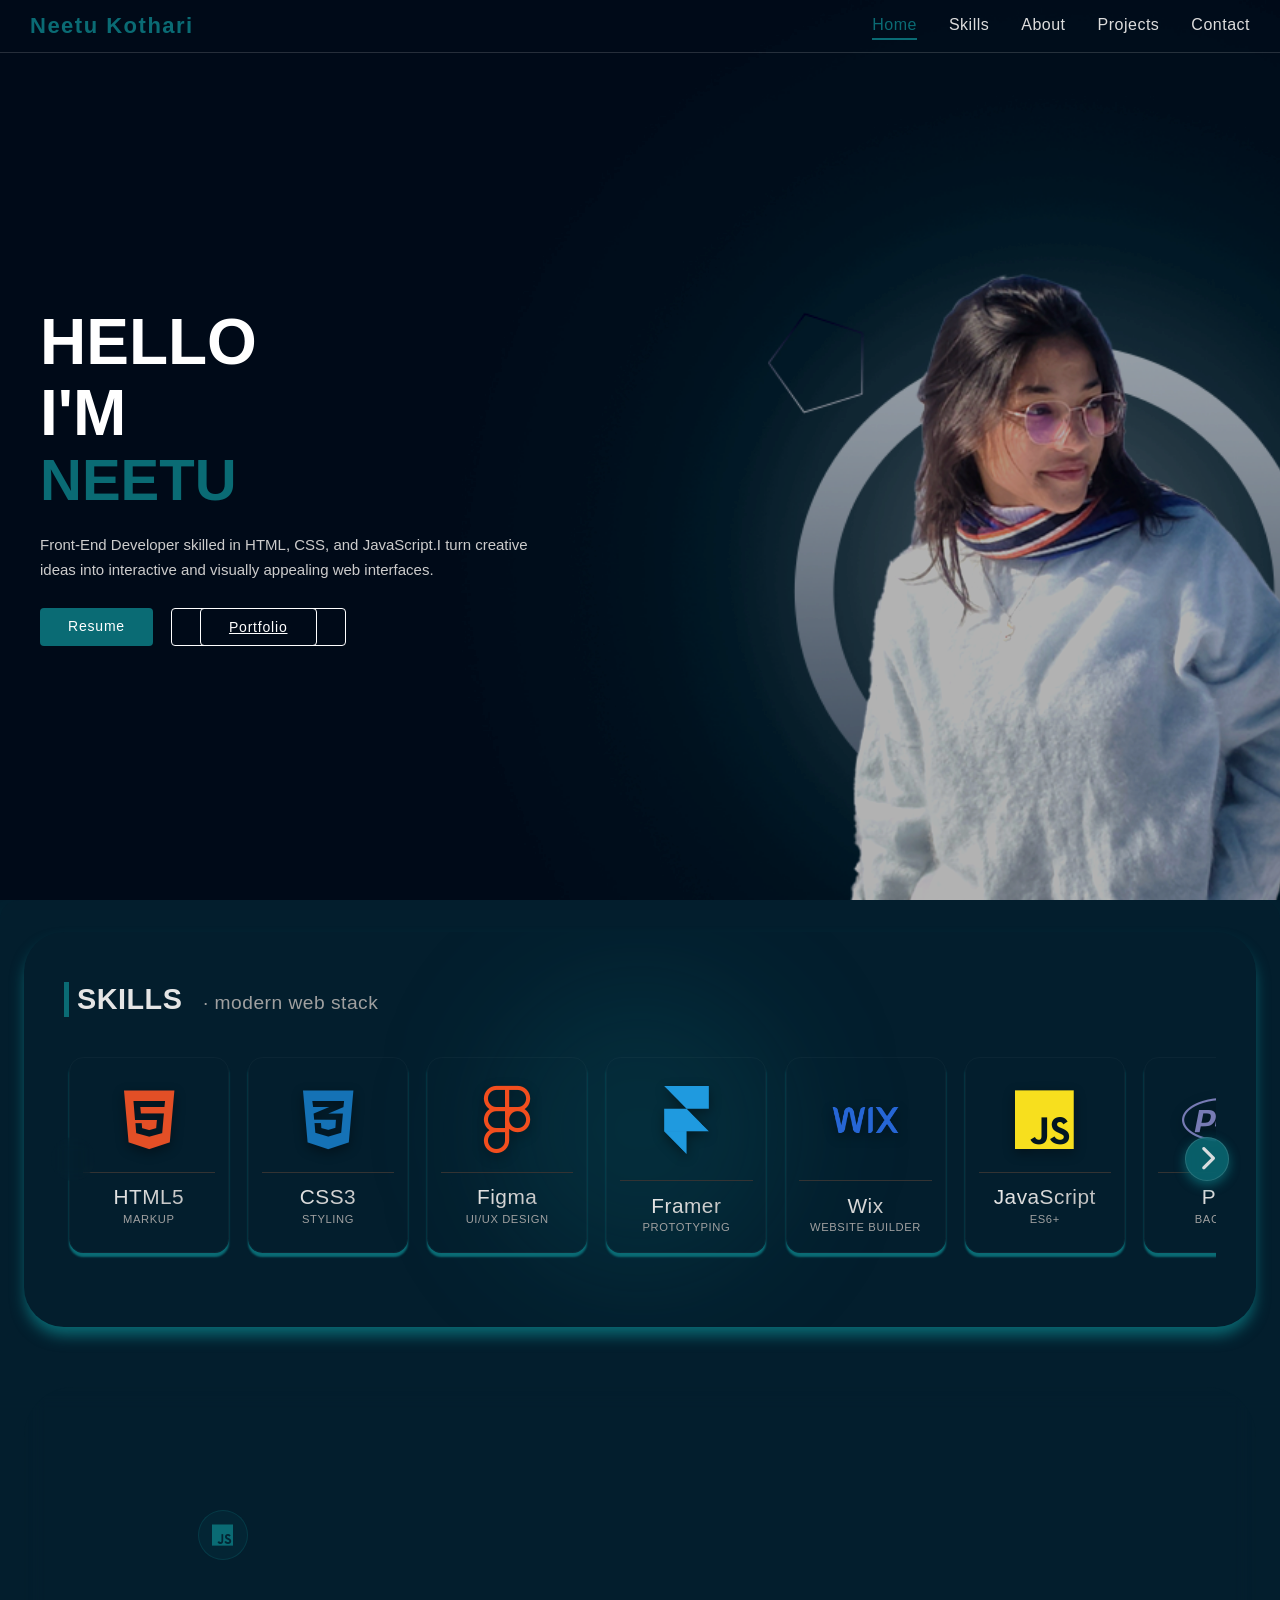
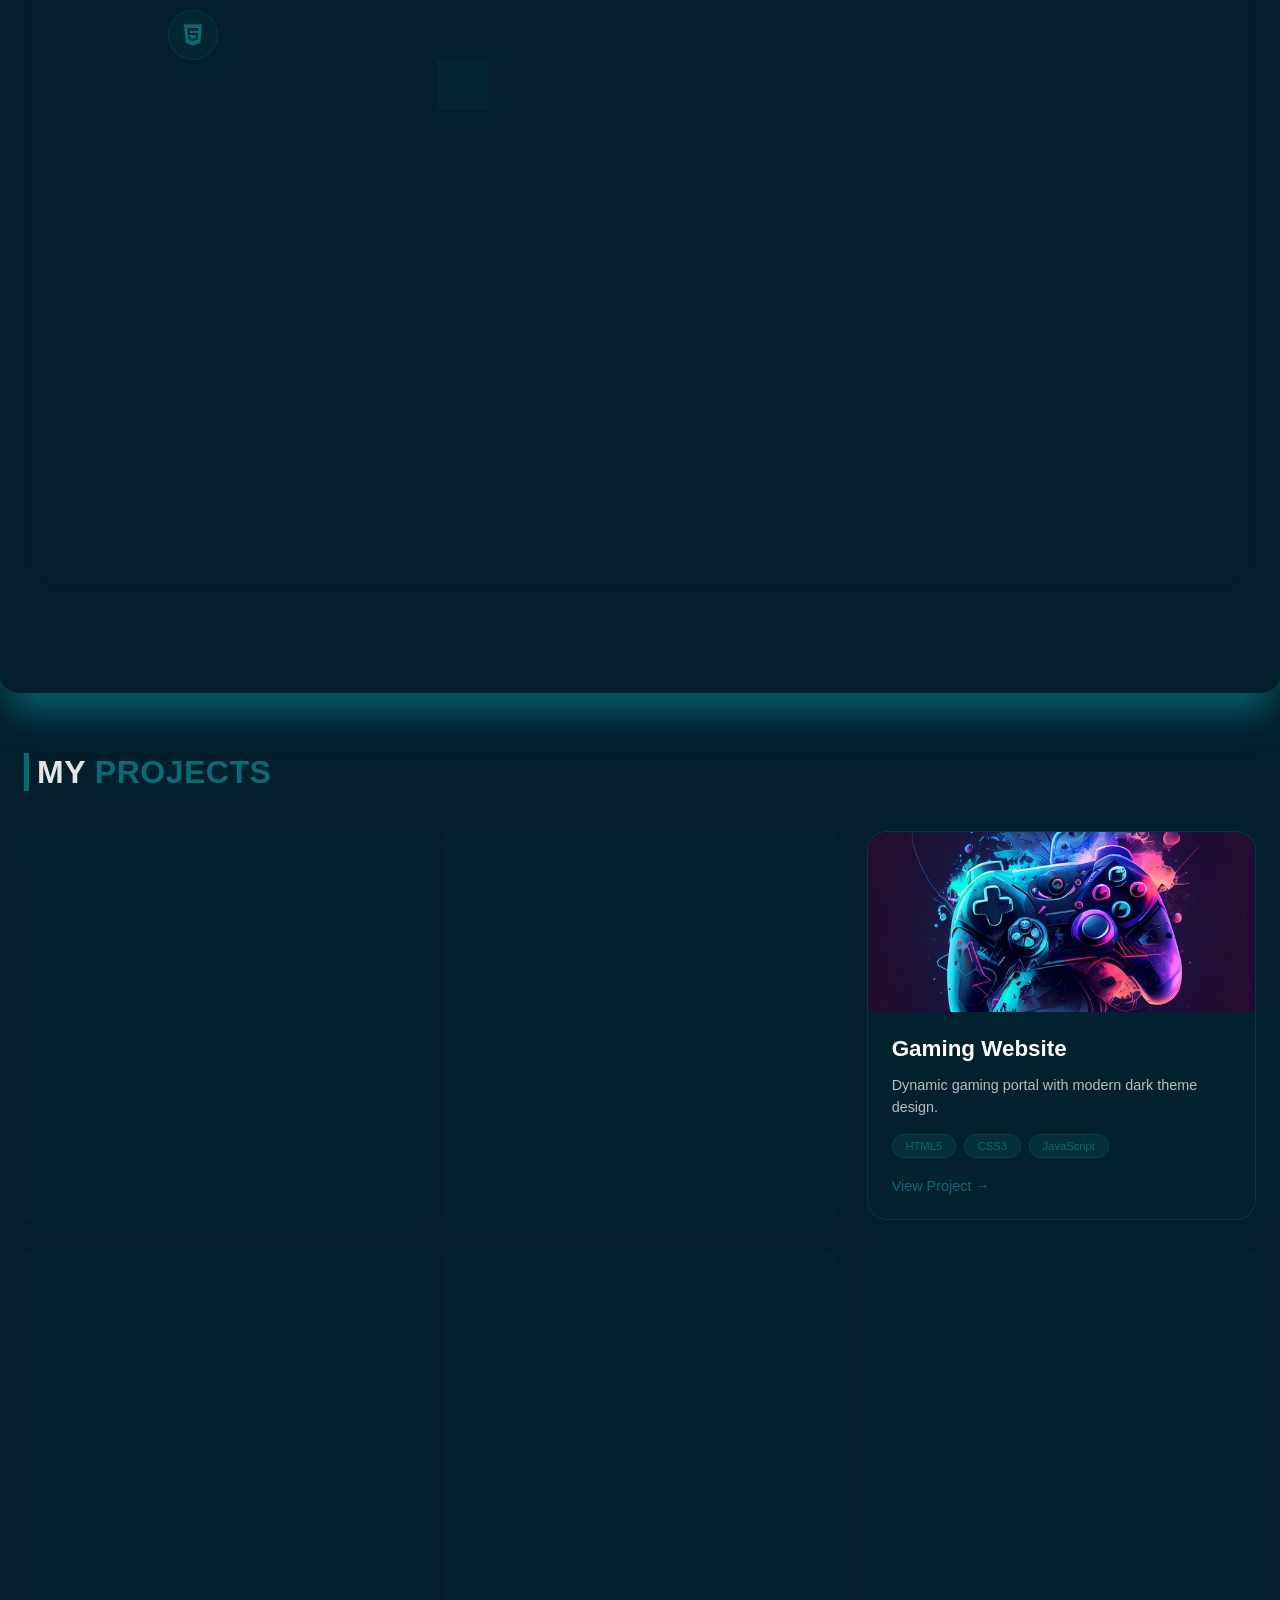
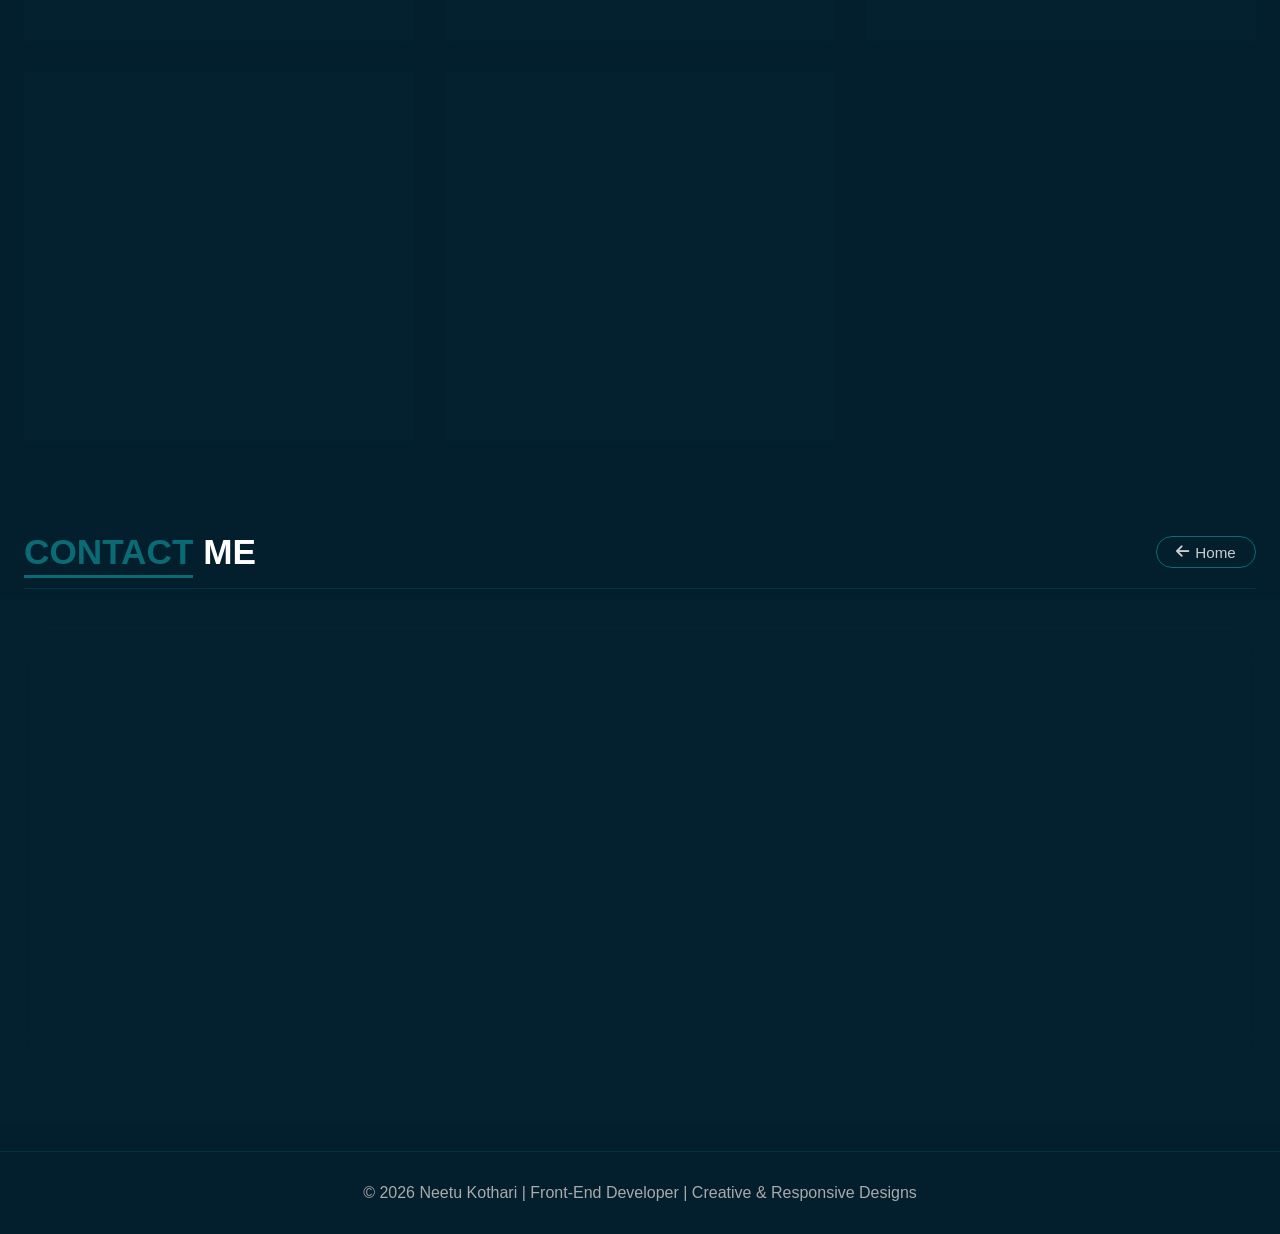
<file: index.html>
<!DOCTYPE html>
<html lang="en">

<head>
    <meta charset="UTF-8">
    <meta name="viewport" content="width=device-width, initial-scale=1.0">
    <title>Neetu Kothari | portfolio real</title>
    <!-- Font Awesome for Icons -->
    <link rel="stylesheet" href="https://cdnjs.cloudflare.com/ajax/libs/font-awesome/6.0.0-beta3/css/all.min.css">
    <link rel="stylesheet" href="https://cdnjs.cloudflare.com/ajax/libs/font-awesome/6.0.0/css/all.min.css">

    <link rel="stylesheet" href="style.css">

</head>

<body>
    <div class="portfolio">
        <img src="media/neetu 4.png" class="bg-image" alt="Background">

        <div class="content">

            <nav class="navbar">
                <div class="nav-left">
                    <span class="name">Neetu Kothari</span>
                </div>
                <div class="nav-right">
                    <a href="#home" class="active">Home</a>
                    <a href="#skills">Skills</a>
                    <a href="#about">About</a>
                    <a href="#project">Projects</a>
                    <a href="#contact">Contact</a>
                </div>
            </nav>

            <div id="home" class="hero-section">
                <div class="hero-left">
                    <h1>
                        HELLO<br>I'M
                        <span>NEETU</span>
                    </h1>
                    <p class="hero-desc">
                        Front-End Developer skilled in HTML, CSS, and JavaScript.I turn creative ideas into interactive
                        and visually appealing web interfaces.
                    </p>
                    <div class="hero-buttons">
                        <a href="media/Neetu Resume.pdf" class="btn btn-resume" target="_blank">Resume</a>
                        <button class="btn btn-portfolio">
                                <a href="https://www.behance.net/gallery/252849247/skincare-app-ui" class="btn btn-portfolio" target="_blank">Portfolio</a></button>
                    </div>
                </div>
                <div class="hero-right" style="display: none;">
                    <div class="profile-frame">
                        <img src="media/111.png" alt="Neetu">
                    </div>
                </div>
            </div>


        </div>
    </div>
    <!--skill html-->
    <div id="skills" class="gallery-wrapper">
        <div class="bg">
            <div class="skills-heading">
                SKILLS <span>· modern web stack</span>
            </div>

            <div class="carousel-container" id="carousel">
                <button class="nav-btn left" onclick="scrollSkills('left')" aria-label="Previous skills"><i
                        class="fas fa-chevron-left"></i></button>

                <div class="skills-track" id="skillsTrack">
                    <div class="skill-card">
                        <div class="logo"><i class="fab fa-html5"></i></div>
                        <div class="skill-name">HTML5</div>
                        <div class="skill-label">markup</div>
                    </div>

                    <div class="skill-card">
                        <div class="logo"><i class="fab fa-css3-alt"></i></div>
                        <div class="skill-name">CSS3</div>
                        <div class="skill-label">styling</div>
                    </div>

                    
                    <div class="skill-card">
                        <div class="logo"><i class="fa-brands fa-figma"></i></div>
                        <div class="skill-name">Figma</div>
                        <div class="skill-label">UI/UX design</div>
                    </div>
                    
                    <div class="skill-card">
                        <div class="logo"><img src="media/framer logo.webp"></div>
                        <div class="skill-name">Framer</div>
                        <div class="skill-label">Prototyping</div>
                    </div>
                    
                    <div class="skill-card">
                        <div class="logo"><img src="media/WIX-Logo.png"></div>
                        <div class="skill-name">Wix
                        </div>
                        <div class="skill-label">Website Builder</div>
                    </div>


                    <div class="skill-card">
                        <div class="logo"><i class="fab fa-js"></i></div>
                        <div class="skill-name">JavaScript</div>
                        <div class="skill-label">ES6+</div>
                    </div>

                    <div class="skill-card">
                        <div class="logo"><i class="fab fa-php"></i></div>
                        <div class="skill-name">PHP</div>
                        <div class="skill-label">backend</div>
                    </div>



                    <div class="skill-card">
                        <div class="logo"><i class="fas fa-database"></i></div>
                        <div class="skill-name">MySQL</div>
                        <div class="skill-label">database</div>
                    </div>

                    <div class="skill-card">
                        <div class="logo"><i class="fa-brands fa-wordpress"></i></div>
                        <div class="skill-name">WordPress</div>
                        <div class="skill-label">CMS</div>
                    </div>

                    <div class="skill-card">
                        <div class="logo"><i class="fa-brands fa-bootstrap"></i></div>
                        <div class="skill-name">Bootstrap</div>
                        <div class="skill-label">Library</div>
                    </div>


                </div>
                <button class="nav-btn right" onclick="scrollSkills('right')" aria-label="Next skills"><i
                        class="fas fa-chevron-right"></i></button>


            </div>
        </div>
        <!-- Creative About Section -->
        <div id="about" class="creative-about">
            <div class="creative-row">
                <div class="creative-image-col">
                    <div class="image-wrapper">
                        <img src="media/code.jpg" alt="Neetu Kothari">
                        <div class="floating-icons">
                            <div class="floating-icon"><i class="fab fa-html5"></i></div>
                            <div class="floating-icon"><i class="fab fa-css3-alt"></i></div>
                            <div class="floating-icon"><i class="fab fa-js"></i></div>
                        </div>
                    </div>
                </div>

                <div class="creative-text-col">
                    <h2 class="creative-title">ABOUT <span>ME</span></h2>
                    <h3 class="creative-subtitle">Front-End Developer</h3>

                    <p class="creative-description">
                        I am a dedicated Front-End Developer with strong skills in HTML, CSS, and JavaScript. I
                        specialize in building responsive, visually appealing, and user-friendly websites that provide
                        smooth and engaging user experiences.
                    </p>

                    <div class="highlight-box">
                        <p class="highlight-text">
                            I focus on writing clean, structured, and maintainable code while following modern web
                            standards and best practices. My interest lies in creating attractive UI designs and
                            converting creative ideas into functional digital solutions.
                        </p>

                    </div>

                    <div class="creative-details">
                        <div class="detail-card">
                            <div class="detail-icon"><i class="fas fa-user"></i></div>
                            <strong>Name</strong>
                            <p>Neetu Kothari</p>
                        </div>
                        <div class="detail-card">
                            <div class="detail-icon"><i class="fas fa-envelope"></i></div>
                            <strong>Email</strong>
                            <p>neetukothari2006@gmail.com</p>
                        </div>
                        <div class="detail-card">
                            <div class="detail-icon"><i class="fas fa-map-marker-alt"></i></div>
                            <strong>Location</strong>
                            <p>India</p>
                        </div>
                        <div class="detail-card">
                            <div class="detail-icon"><i class="fas fa-briefcase"></i></div>
                            <strong>Freelance</strong>
                            <p>Available</p>
                        </div>
                    </div>

                </div>
            </div>
        </div>
    </div>

    <!-- PROJECTS SECTION -->
    <section id="project" class="projects-section">
        <div class="projects-container">
            <div class="projects-heading">
                MY <span>PROJECTS</span>
            </div>
            <div class="projects-grid">
                <!-- Calculator -->
                <div class="project-card">
                    <div class="project-image">
                        <img src="media/calculator.jpg" alt="Calculator Project">
                    </div>
                    <div class="project-content">
                        <h3>Calculator</h3>
                        <p>Basic arithmetic operations with clean UI and responsive design.</p>
                        <div class="project-tech">
                            <span>HTML5</span>
                            <span>CSS3</span>
                            <span>JavaScript</span>
                        </div>
                        <a href="calc.html" class="project-link" target="_blank">View Project →</a>
                    </div>
                </div>

                <!-- To-Do List -->
                <div class="project-card">
                    <div class="project-image">
                        <img src="media/to-do-list.jpg" alt="To-Do List Project">
                    </div>
                    <div class="project-content">
                        <h3>To-Do List</h3>
                        <p>Task manager with add, delete, and complete functionality.</p>
                        <div class="project-tech">
                            <span>HTML5</span>
                            <span>CSS3</span>
                            <span>JavaScript</span>
                        </div>
                        <a href="to-do-list.html" class="project-link" target="_blank">View Project →</a>
                    </div>
                </div>

                <!-- Framer Website - Watch 
                <div class="project-card">
                    <div class="project-image">
                        <img src="media/watch website.jpg.jpg" alt="Framer Watch Website">
                    </div>
                    <div class="project-content">
                        <h3>Framer Watch Site</h3>
                        <p>Elegant watch brand website with smooth animations.</p>
                        <div class="project-tech">
                            <span>Framer</span>
                        </div>
                        <a href="https://framer.com/projects/BrightEdge-copy--IsDrfDsFmvh5uLLRm6Es-gm5sX" class="project-link" target="_blank">View Project →</a>
                    </div>
                </div>-->

                <!-- Gaming Website -->
                <div class="project-card">
                    <div class="project-image">
                        <img src="media/gaming.jpg" alt="Gaming Website">
                    </div>
                    <div class="project-content">
                        <h3>Gaming Website</h3>
                        <p>Dynamic gaming portal with modern dark theme design.</p>
                        <div class="project-tech">
                            <span>HTML5</span>
                            <span>CSS3</span>
                            <span>JavaScript</span>
                        </div>
                        <a href="pubg.html" class="project-link" target="_blank">View Project →</a>
                    </div>
                </div>

                <!-- Netflix Clone -->
                <div class="project-card">
                    <div class="project-image">
                        <img src="media/netflix website.jpg" alt="website">
                    </div>
                    <div class="project-content">
                        <h3>Netflix Clone</h3>
                        <p>Unlimited entertainment, reimagined in a sleek streaming experience.</p>
                        <div class="project-tech">
                            <span>framer</span>
                            
                        </div>
                        <a href="netflix.html" class="project-link" target="_blank">View Project →</a>
                    </div>
                </div>

                <!-- Image Gallery -->
                <div class="project-card">
                    <div class="project-image">
                        <img src="media/image gallery.jpg" alt="Image Gallery">
                    </div>
                    <div class="project-content">
                        <h3>Image Gallery</h3>
                        <p>Responsive gallery with beautiful grid layout.</p>
                        <div class="project-tech">
                            <span>HTML5</span>
                            <span>CSS3</span>
                            <span>JavaScript</span>
                        </div>
                        <a href="imagegallery.html" class="project-link" target="_blank">View Project →</a>
                    </div>
                </div>

                <!-- Login & Signup Multi-step -->
                <div class="project-card">
                    <div class="project-image">
                        <img src="media/education.jpg" alt="education website">
                    </div>
                    <div class="project-content">
                        <h3>Education Website</h3>
                        <p>Education that inspires success.</p>
                        <div class="project-tech">
                            <span>HTML5</span>
                            <span>CSS3</span>
                            <span>JavaScript</span>
                        </div>
                        <a href="education website.html" class="project-link" target="_blank">View Project →</a>
                    </div>
                </div>

                <!-- Digital Clock -->
                <div class="project-card">
                    <div class="project-image">
                        <img src="media/digital clock.jpg" alt="Digital Clock">
                    </div>
                    <div class="project-content">
                        <h3>Digital Clock</h3>
                        <p>Real-time clock with date and time display.</p>
                        <div class="project-tech">
                            <span>HTML5</span>
                            <span>CSS3</span>
                            <span>JavaScript</span>
                        </div>
                        <a href="digitalclock.html" class="project-link" target="_blank">View Project →</a>
                    </div>
                </div>

                <!-- Quiz App -->
                <div class="project-card">
                    <div class="project-image">
                        <img src="media/quiz app.jpg" alt="Quiz App">
                    </div>
                    <div class="project-content">
                        <h3>Quiz App</h3>
                        <p>Interactive quiz with score tracking system.</p>
                        <div class="project-tech">
                            <span>HTML5</span>
                            <span>CSS3</span>
                            <span>JavaScript</span>
                        </div>
                        <a href="quiz.html" class="project-link" target="_blank">View Project →</a>
                    </div>
                </div>

              
                </div>
            </div>
        </div>
    </section>
    <!--contact section-->
    <section id="contact" class="contact-compact">
        <div class="contact-header">
            <h2><span>CONTACT</span> ME</h2>
            <div class="back-home">
                <a href="#"><i class="fas fa-arrow-left"></i> Home</a>
            </div>
        </div>

        <div class="contact-grid-compact">
            <div class="compact-info">
                <h3><i class="fas fa-paper-plane"></i> Let's connect</h3>

                <div class="info-cards">
                    <div class="info-card-item">
                        <div class="info-icon"><i class="fas fa-envelope"></i></div>
                        <div class="info-text">
                            <h4>Email</h4>
                            <p><a href="mailto:neetukothari2006@gmail.com">neetukothari2006@gmail.com</a></p>
                        </div>
                    </div>
                    <div class="info-card-item">
                        <div class="info-icon"><i class="fas fa-phone-alt"></i></div>
                        <div class="info-text">
                            <h4>Phone</h4>
                            <p>+91 72177 52449</p>
                        </div>
                    </div>
                    <div class="info-card-item">
                        <div class="info-icon"><i class="fas fa-map-marker-alt"></i></div>
                        <div class="info-text">
                            <h4>Location</h4>
                            <p>India</p>
                        </div>
                    </div>
                </div>


            </div>


            <div class="compact-form">
                <h3><i class="fas fa-comment"></i> Quick message</h3>
                <form action="mailto:neetukothari2006@gmail.com" method="post" enctype="text/plain">
                    <div class="form-row">
                        <div class="form-group">
                            <input type="text" placeholder="Your name" required>
                        </div>
                        <div class="form-group">
                            <input type="email" placeholder="Email address" required>
                        </div>
                    </div>
                    <div class="form-group">
                        <input type="text" placeholder="Subject (optional)">
                    </div>
                    <div class="form-group">
                        <textarea placeholder="Your message..."></textarea>
                    </div>
                    <button type="submit" class="btn-send"><i class="fas fa-paper-plane"></i> Send</button>
                    <p class="footnote"><i class="fas fa-clock"></i> reply within 24h</p>
                </form>
            </div>
        </div>
    </section>
    <a href="https://wa.me/7217752449" target="_blank" id="waBtn">
        <span class="wa-tooltip">Chat with us</span>
        <span class="wa-icon">
            <i class="fab fa-whatsapp"></i>
        </span>
    </a>

    <!-- Scroll To Top Button -->
    <button id="topBtn">
        <i class="fas fa-arrow-up"></i>
    </button>

    <div class="footer-note">
        <p>© 2026 Neetu Kothari | Front-End Developer | Creative & Responsive Designs</p>
    </div>


    <script>

        const navLinks = document.querySelectorAll('.nav-right a');

        navLinks.forEach(link => {
            link.addEventListener('click', function () {
                navLinks.forEach(l => l.classList.remove('active'));
                this.classList.add('active');
            });
        });

        function scrollSkills(direction) {
            const track = document.getElementById('skillsTrack');
            const scrollAmount = 300;

            if (direction === 'left') {
                track.scrollBy({
                    left: -scrollAmount,
                    behavior: 'smooth'
                });
            } else {
                track.scrollBy({
                    left: scrollAmount,
                    behavior: 'smooth'
                });
            }
        }

        document.addEventListener('DOMContentLoaded', function () {
            const track = document.getElementById('skillsTrack');
            if (track) {

                track.style.scrollBehavior = 'smooth';
            }
        });

    </script>
    <script>
        const waBtn = document.getElementById("waBtn");
        const topBtn = document.getElementById("topBtn");

        window.addEventListener("scroll", () => {
            if (window.scrollY > 150) {
                waBtn.classList.add("show");
                topBtn.classList.add("show");
            } else {
                waBtn.classList.remove("show");
                topBtn.classList.remove("show");
            }
        });

        // Scroll to top
        topBtn.addEventListener("click", () => {
            window.scrollTo({
                top: 0,
                behavior: "smooth"
            });
        });
    </script>
</body>

</html>
</file>
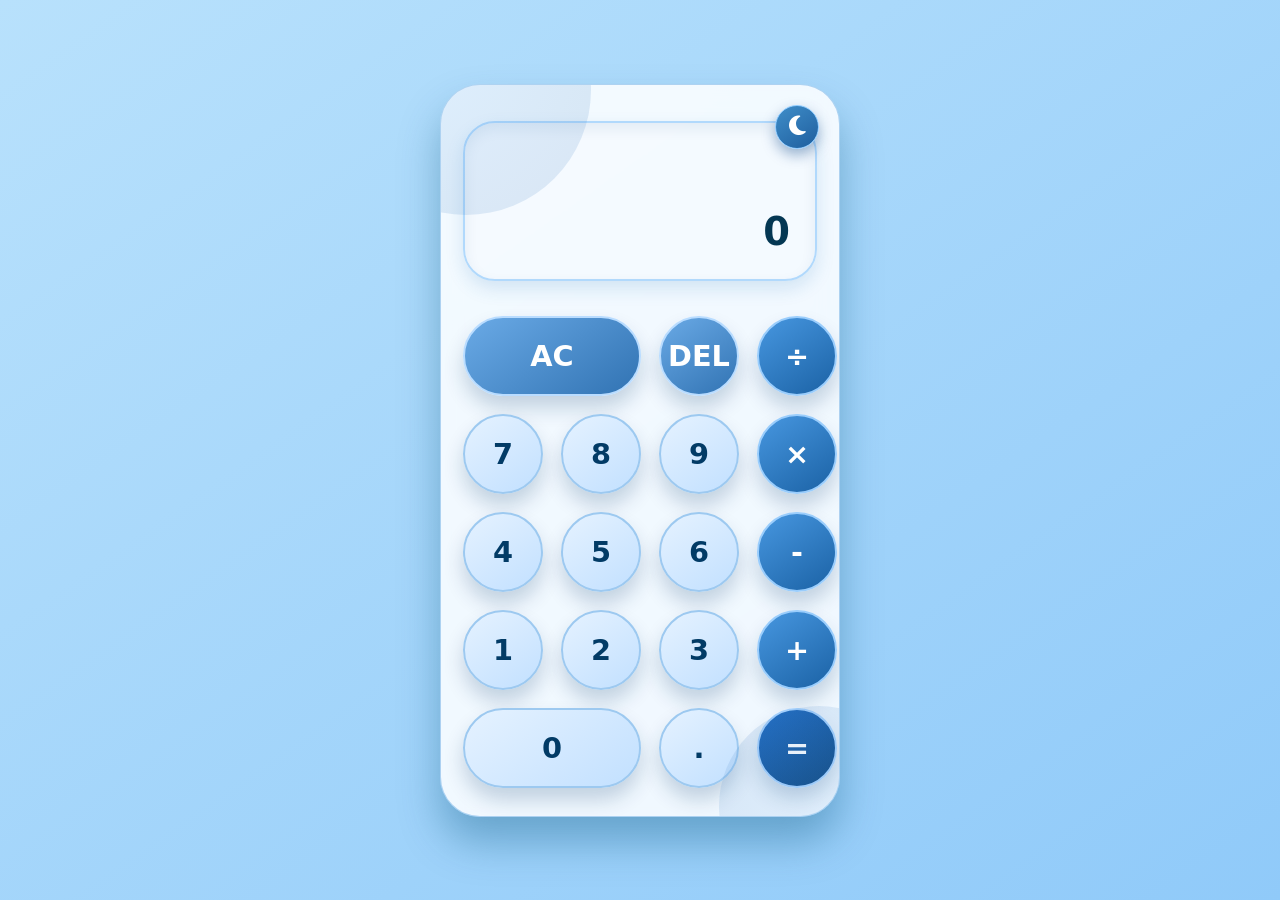
<file: calc.html>
<!DOCTYPE html>
<html lang="en">
<head>
    <meta charset="UTF-8">
    <meta name="viewport" content="width=device-width, initial-scale=1.0">
    <title>Calculator</title>
    <link rel="stylesheet" href="https://cdnjs.cloudflare.com/ajax/libs/font-awesome/6.4.0/css/all.min.css">
    <style>
        * {
            margin: 0;
            padding: 0;
            box-sizing: border-box;
            font-family: 'Segoe UI', Roboto, system-ui, sans-serif;
        }

        body {
            display: flex;
            justify-content: center;
            align-items: center;
            min-height: 100vh;
            background: linear-gradient(145deg, #b8e1fc 0%, #90caf9 100%);
            padding: 20px;
            transition: background 0.4s ease;
        }

        body.dark-theme {
            background: linear-gradient(145deg, #0b2a3e 0%, #103549 100%);
        }

        .calculator-container {
            width: 100%;
            max-width: 400px;          
            background: rgba(255, 255, 255, 0.85);
            backdrop-filter: blur(10px);
            border-radius: 40px;
            box-shadow: 0 25px 40px rgba(0, 80, 120, 0.35);
            padding: 28px 22px;
            position: relative;
            overflow: hidden;
            transition: background 0.3s, box-shadow 0.3s;
            border: 1px solid rgba(70, 150, 220, 0.4);
        }

        body.dark-theme .calculator-container {
            background: rgba(12, 35, 50, 0.9);
            backdrop-filter: blur(8px);
            border: 1px solid #1f556e;
            box-shadow: 0 20px 30px rgba(0, 15, 25, 0.7);
        }

        .theme-toggle {
            position: absolute;
            top: 20px;
            right: 20px;
            background: linear-gradient(145deg, #3f8ec9, #1f5e9e);
            border: none;
            width: 44px;
            height: 44px;
            border-radius: 50%;
            color: white;
            cursor: pointer;
            display: flex;
            justify-content: center;
            align-items: center;
            transition: 0.25s;
            z-index: 10;
            box-shadow: 0 6px 14px rgba(0, 60, 130, 0.4);
            border: 1px solid #8fcbff;
        }

        .theme-toggle:hover {
            transform: scale(1.08) rotate(12deg);
            background: linear-gradient(145deg, #569be0, #2b6eb0);
        }

        body.dark-theme .theme-toggle {
            background: linear-gradient(145deg, #22668d, #0b3f5c);
            border-color: #4797c9;
            box-shadow: 0 6px 14px #02141e;
        }

        .theme-toggle i {
            font-size: 1.4rem;
        }

        .display {
            background: rgba(245, 250, 255, 0.95);
            border-radius: 32px;
            padding: 22px 25px;
            margin: 8px 0 35px 0;       
            text-align: right;
            border: 2px solid #b1d9fc;
            min-height: 160px;      
            display: flex;
            flex-direction: column;
            justify-content: space-between;
            box-shadow: inset 0 6px 14px rgba(0, 70, 120, 0.08), 0 8px 18px rgba(30, 110, 180, 0.15);
            transition: all 0.3s;
            word-break: break-all;  
            overflow: hidden;         
        }

        body.dark-theme .display {
            background: #102433;
            border: 2px solid #1f6485;
            box-shadow: inset 0 6px 12px #010a13, 0 8px 16px #02121e;
        }

        .previous-operand {
            font-size: 1.3rem;          
            color: #1e5775;
            min-height: 30px;
            white-space: nowrap;
            font-weight: 400;
            letter-spacing: 0.5px;
            overflow: hidden;
            text-overflow: ellipsis;     
        }

        body.dark-theme .previous-operand {
            color: #9ac7e7;
        }

        .current-operand {
            font-size: 2.4rem;         
            font-weight: 700;
            color: #043753;
            white-space: nowrap;
            line-height: 1.3;
            overflow: hidden;
            text-overflow: ellipsis;
        }

        body.dark-theme .current-operand {
            color: #e2f0ff;
        }

        .buttons-grid {
            display: grid;
            grid-template-columns: repeat(4, 1fr);
            gap: 18px;
            margin-top: 8px;
        }

        .button {
            height: 80px;
            width: 80px;
            border-radius: 50%;
            border: none;
            font-size: 1.8rem;
            font-weight: 600;
            cursor: pointer;
            transition: all 0.15s ease;
            display: flex;
            justify-content: center;
            align-items: center;
            margin: 0 auto;
            box-shadow: 0 12px 20px rgba(0, 50, 100, 0.2);
            border: 2px solid rgba(70, 160, 250, 0.3);
        }

        .button:hover {
            transform: translateY(-5px) scale(1.02);
            filter: brightness(1.05);
            box-shadow: 0 18px 28px rgba(0, 70, 140, 0.3);
        }

        .button:active {
            transform: translateY(2px) scale(0.98);
            box-shadow: 0 5px 12px rgba(0, 30, 80, 0.2);
        }

        .number-button {
            background: linear-gradient(145deg, #e5f2ff, #c2e0ff);
            color: #023b66;
            border: 2px solid #9dc9f0;
        }

        body.dark-theme .number-button {
            background: linear-gradient(145deg, #1c4460, #0e3047);
            color: #daf0ff;
            border: 2px solid #2a6790;
        }

        .operation-button {
            background: linear-gradient(145deg, #4797e0, #1b62a5);
            color: white;
            border: 2px solid #9acdfc;
            font-weight: 700;
        }

        body.dark-theme .operation-button {
            background: linear-gradient(145deg, #226aa3, #124572);
            border: 2px solid #4797cf;
        }

        .equals-button {
            background: linear-gradient(145deg, #1f6dc6, #06417a);
            color: white;
            border: 2px solid #a3cffc;
            font-weight: 800;
        }

        body.dark-theme .equals-button {
            background: linear-gradient(145deg, #2b74b0, #093d61);
            border-color: #63acf0;
        }

        .clear-button, .delete-button {
            background: linear-gradient(145deg, #6aaae6, #3173b3);
            color: white;
            border: 2px solid #b9dcff;
        }

        body.dark-theme .clear-button, 
        body.dark-theme .delete-button {
            background: linear-gradient(145deg, #215e8c, #0a3857);
            border: 2px solid #3980b5;
        }

        .decimal-button {
            background: linear-gradient(145deg, #e5f2ff, #c2e0ff);
            color: #023b66;
            border: 2px solid #9dc9f0;
        }

        body.dark-theme .decimal-button {
            background: linear-gradient(145deg, #1c4460, #0e3047);
            color: #daf0ff;
            border: 2px solid #2a6790;
        }

        .span-two {
            width: 178px;             
            border-radius: 60px;
            grid-column: span 2;
        }

        .calculator-footer {
            margin-top: 28px;
            text-align: center;
            color: #21618c;
            font-size: 0.95rem;
            font-weight: 500;
            letter-spacing: 0.3px;
        }

        body.dark-theme .calculator-footer {
            color: #8bbde2;
        }

        .decorative-circle {
            position: absolute;
            border-radius: 50%;
            z-index: 0;
            opacity: 0.15;
            pointer-events: none;
        }

        .circle-1 {
            width: 250px;
            height: 250px;
            background: radial-gradient(circle at 30% 30%, #70b8ff, #2f6eb0);
            top: -120px;
            left: -100px;
        }

        .circle-2 {
            width: 200px;
            height: 200px;
            background: radial-gradient(circle at 70% 70%, #a1d0ff, #3777bd);
            bottom: -90px;
            right: -80px;
        }

        body.dark-theme .circle-1 {
            background: radial-gradient(circle at 30% 30%, #2f6396, #103759);
        }

        body.dark-theme .circle-2 {
            background: radial-gradient(circle at 70% 70%, #236197, #082d4f);
        }

        @media (max-width: 450px) {
            .calculator-container { max-width: 360px; padding: 20px 16px; }
            .button { height: 70px; width: 70px; font-size: 1.6rem; }
            .span-two { width: 158px; }
            .current-operand { font-size: 2.2rem; }   
            .display { min-height: 150px; }
        }

        @media (max-width: 360px) {
            .calculator-container { max-width: 320px; }
            .button { height: 65px; width: 65px; font-size: 1.5rem; }
            .span-two { width: 148px; }
            .current-operand { font-size: 2rem; }
        }
    </style>
</head>
<body>
    <div class="calculator-container">
        <div class="decorative-circle circle-1"></div>
        <div class="decorative-circle circle-2"></div>
        
        <button class="theme-toggle" id="theme-toggle">
            <i class="fas fa-moon"></i>
        </button>
        
        <div class="display">
            <div class="previous-operand" id="previous-operand"></div>
            <div class="current-operand" id="current-operand">0</div>
        </div>
        
        <div class="buttons-grid">
            <button class="button clear-button span-two" id="clear-all">AC</button>
            <button class="button delete-button" id="delete">DEL</button>
            <button class="button operation-button" data-operation="÷">÷</button>
            
            <button class="button number-button" data-number="7">7</button>
            <button class="button number-button" data-number="8">8</button>
            <button class="button number-button" data-number="9">9</button>
            <button class="button operation-button" data-operation="×">×</button>
            
            <button class="button number-button" data-number="4">4</button>
            <button class="button number-button" data-number="5">5</button>
            <button class="button number-button" data-number="6">6</button>
            <button class="button operation-button" data-operation="-">-</button>
            
            <button class="button number-button" data-number="1">1</button>
            <button class="button number-button" data-number="2">2</button>
            <button class="button number-button" data-number="3">3</button>
            <button class="button operation-button" data-operation="+">+</button>
            
            <button class="button number-button span-two" data-number="0">0</button>
            <button class="button decimal-button" data-number=".">.</button>
            <button class="button equals-button" id="equals">=</button>
        </div>
        
       
    </div>

    <script>
        (function() {
            // ----- state -----
            let currentOperand = '0';
            let previousOperand = '';
            let operation = null;
            let resetCurrent = false;

            const previousElement = document.getElementById('previous-operand');
            const currentElement = document.getElementById('current-operand');
            
            // ----- helper: format -----
            const formatNumber = (num) => {
                if (Number.isInteger(num)) return num.toString();
                return parseFloat(num.toFixed(12)).toString();
            };

            // ----- update display  -----
            const updateDisplay = () => {
                currentElement.textContent = currentOperand;
                if (operation && previousOperand !== '') {
                    previousElement.textContent = `${previousOperand} ${operation}`;
                } else {
                    previousElement.textContent = previousOperand;
                }
            };

            // ----- append number / decimal -----
            const appendNumber = (num) => {
                if (currentOperand === '0' || resetCurrent) {
                    currentOperand = num;
                    resetCurrent = false;
                } else {
                    if (num === '.' && currentOperand.includes('.')) return;
                    currentOperand += num;
                }
            };

            // ----- choose operation -----
            const chooseOperation = (op) => {
                if (currentOperand === '') return;
                if (previousOperand !== '' && operation !== null && !resetCurrent) {
                    compute();           
                }
                operation = op;
                previousOperand = currentOperand;
                resetCurrent = true;      
            };

            // ----- compute -----
            const compute = () => {
                const prev = parseFloat(previousOperand);
                const curr = parseFloat(currentOperand);
                if (isNaN(prev) || isNaN(curr)) return;

                let result;
                switch (operation) {
                    case '+': result = prev + curr; break;
                    case '-': result = prev - curr; break;
                    case '×': result = prev * curr; break;
                    case '÷': 
                        if (curr === 0) {
                            alert('cannot divide by zero');
                            clearAll();
                            updateDisplay();
                            return;
                        }
                        result = prev / curr;
                        break;
                    default: return;
                }
                currentOperand = formatNumber(result);
                operation = null;
                previousOperand = '';
                resetCurrent = true;
            };

            // ----- clear all -----
            const clearAll = () => {
                currentOperand = '0';
                previousOperand = '';
                operation = null;
                resetCurrent = false;
            };

            // ----- delete last character -----
            const deleteLast = () => {
                if (currentOperand.length === 1 || (currentOperand === '0')) {
                    currentOperand = '0';
                } else {
                    currentOperand = currentOperand.slice(0, -1);
                }
                // if nothing left, set to 0
                if (currentOperand === '' || currentOperand === '-') currentOperand = '0';
            };

            // ----- theme toggle -----
            const toggleTheme = () => {
                document.body.classList.toggle('dark-theme');
                const icon = document.querySelector('#theme-toggle i');
                if (document.body.classList.contains('dark-theme')) {
                    icon.classList.remove('fa-moon');
                    icon.classList.add('fa-sun');
                } else {
                    icon.classList.remove('fa-sun');
                    icon.classList.add('fa-moon');
                }
            };

            // ----- keyboard support -----
            const handleKeyboard = (e) => {
                const key = e.key;
                if ((key >= '0' && key <= '9') || key === '.') {
                    appendNumber(key);
                    updateDisplay();
                } else if (key === '+' || key === '-' || key === '*' || key === '/') {
                    let op = key;
                    if (key === '*') op = '×';
                    if (key === '/') op = '÷';
                    chooseOperation(op);
                    updateDisplay();
                } else if (key === 'Enter' || key === '=') {
                    e.preventDefault();
                    if (operation && previousOperand && currentOperand) compute();
                    updateDisplay();
                } else if (key === 'Escape' || key === 'Delete') {
                    clearAll();
                    updateDisplay();
                } else if (key === 'Backspace') {
                    deleteLast();
                    updateDisplay();
                }
            };

            // ----- attach event listeners-----
            document.querySelectorAll('[data-number]').forEach(btn => {
                btn.addEventListener('click', () => {
                    appendNumber(btn.getAttribute('data-number'));
                    updateDisplay();
                });
            });

            document.querySelectorAll('[data-operation]').forEach(btn => {
                btn.addEventListener('click', () => {
                    chooseOperation(btn.getAttribute('data-operation'));
                    updateDisplay();
                });
            });

            document.getElementById('equals').addEventListener('click', () => {
                compute();
                updateDisplay();
            });

            document.getElementById('clear-all').addEventListener('click', () => {
                clearAll();
                updateDisplay();
            });

            document.getElementById('delete').addEventListener('click', () => {
                deleteLast();
                updateDisplay();
            });

            document.getElementById('theme-toggle').addEventListener('click', toggleTheme);

            document.querySelectorAll('.button').forEach(btn => {
                btn.addEventListener('mousedown', () => btn.style.transform = 'scale(0.96)');
                btn.addEventListener('mouseup', () => btn.style.transform = '');
                btn.addEventListener('mouseleave', () => btn.style.transform = '');
            });

            // keyboard
            document.addEventListener('keydown', handleKeyboard);

            // initial display
            updateDisplay();

            if (document.body.classList.contains('dark-theme')) {
                document.querySelector('#theme-toggle i').classList.remove('fa-moon');
                document.querySelector('#theme-toggle i').classList.add('fa-sun');
            }
        })();
    </script>
</body>
</html>
</file>
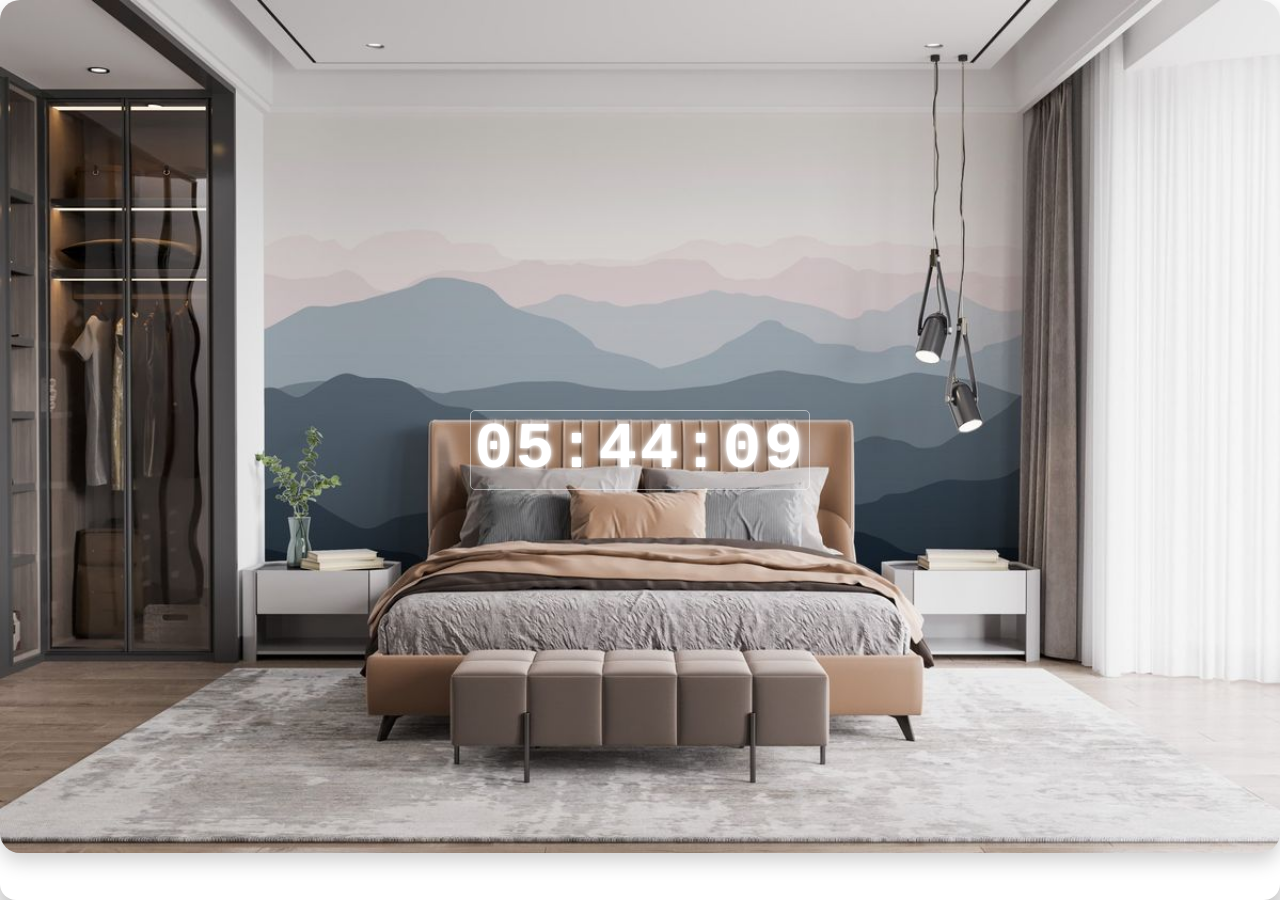
<file: digitalclock.html>
<!DOCTYPE html>
<html lang="en">
<head>
<meta charset="UTF-8">
<meta name="viewport" content="width=device-width, initial-scale=1.0">
<title>Bedroom Clock - Fixed</title>

<style>
    *{box-sizing: border-box;}
    body {
        margin: 0;
        padding: 0;
     
    }

    .container {
        position: relative;
        width: 100%;
        height: 100vh;
        display: flex;justify-content: center;align-items: center;
        border-radius: 16px;
        box-shadow: 0 20px 35px rgba(0,0,0,0.3);

        overflow-y: hidden;
    }

    .room {
        width: 100%;
        height: auto;
        border-radius: 20px;
        display: block;
        box-shadow: 0 8px 20px rgba(0,0,0,0.2);
        background: #2c2e3a;
        position: absolute;top:0px;left: 0px;
    }

    .clock {
     
        color: white;
        font-size: 4rem;
        letter-spacing: 3px;
        border: 0.5px solid rgba(249, 249, 249, 0.5);
        border-radius: 5px;
        background-color: rgba(249, 249, 249, 0.9);
        padding: 3px;
        font-weight: 700;
        font-family: 'Orbitron', 'Share Tech Mono', 'Courier New', monospace;
        background: transparent;
        text-shadow: 
            0 0 3px rgba(255,255,255,0.9),
            0 0 6px rgba(255,255,255,0.7),
            0 0 10px rgba(255,255,255,0.5),
            0 0 18px rgba(0,0,0,0.3);
        backdrop-filter: none;
        z-index: 10;
        white-space: nowrap;
        -webkit-font-smoothing: antialiased;
    }


    
    /* Responsive design */
    @media(max-width: 900px){
        .clock{
            font-size: 40px;
            top: 20%;
            right: 10%;
            letter-spacing: 4px;
        }
    }
    
    @media(max-width: 650px){
        .clock{
            font-size: 36px;
            top: 18%;
            right: 8%;
            letter-spacing: 3px;
        }
    }
    
    @media(max-width: 480px){
        .clock{
            font-size: 28px;
            top: 16%;
            right: 6%;
            letter-spacing: 2px;
        }
    }
    
</style>
</head>

<body>

<div class="container">
  
    <img src="media/bedroom.jpg" class="room" alt="Bedroom Scene" onerror="this.style.opacity='0.8'; this.style.backgroundColor='#1e1f2c';">
    
    <div class="clock" id="clock">--:--:--</div>
</div>

<script>
   
    
    function updateClock() {
        try {
            let now = new Date();
            let hours = String(now.getHours()).padStart(2, '0');
            let minutes = String(now.getMinutes()).padStart(2, '0');
            let seconds = String(now.getSeconds()).padStart(2, '0');
            
            const clockElement = document.getElementById("clock");
            if (clockElement) {
                clockElement.innerText = `${hours}:${minutes}:${seconds}`;
            } else {
                console.warn("Clock element not found, but will retry on next interval");
            }
        } catch (error) {
            console.error("Clock update error:", error);
        }
    }
    
    if (document.readyState === 'loading') {
        document.addEventListener('DOMContentLoaded', function() {
            updateClock();  
            setInterval(updateClock, 1000);
        });
    } else {
        updateClock();
        setInterval(updateClock, 1000);
    }
    
</script>

</body>
</html>
</file>
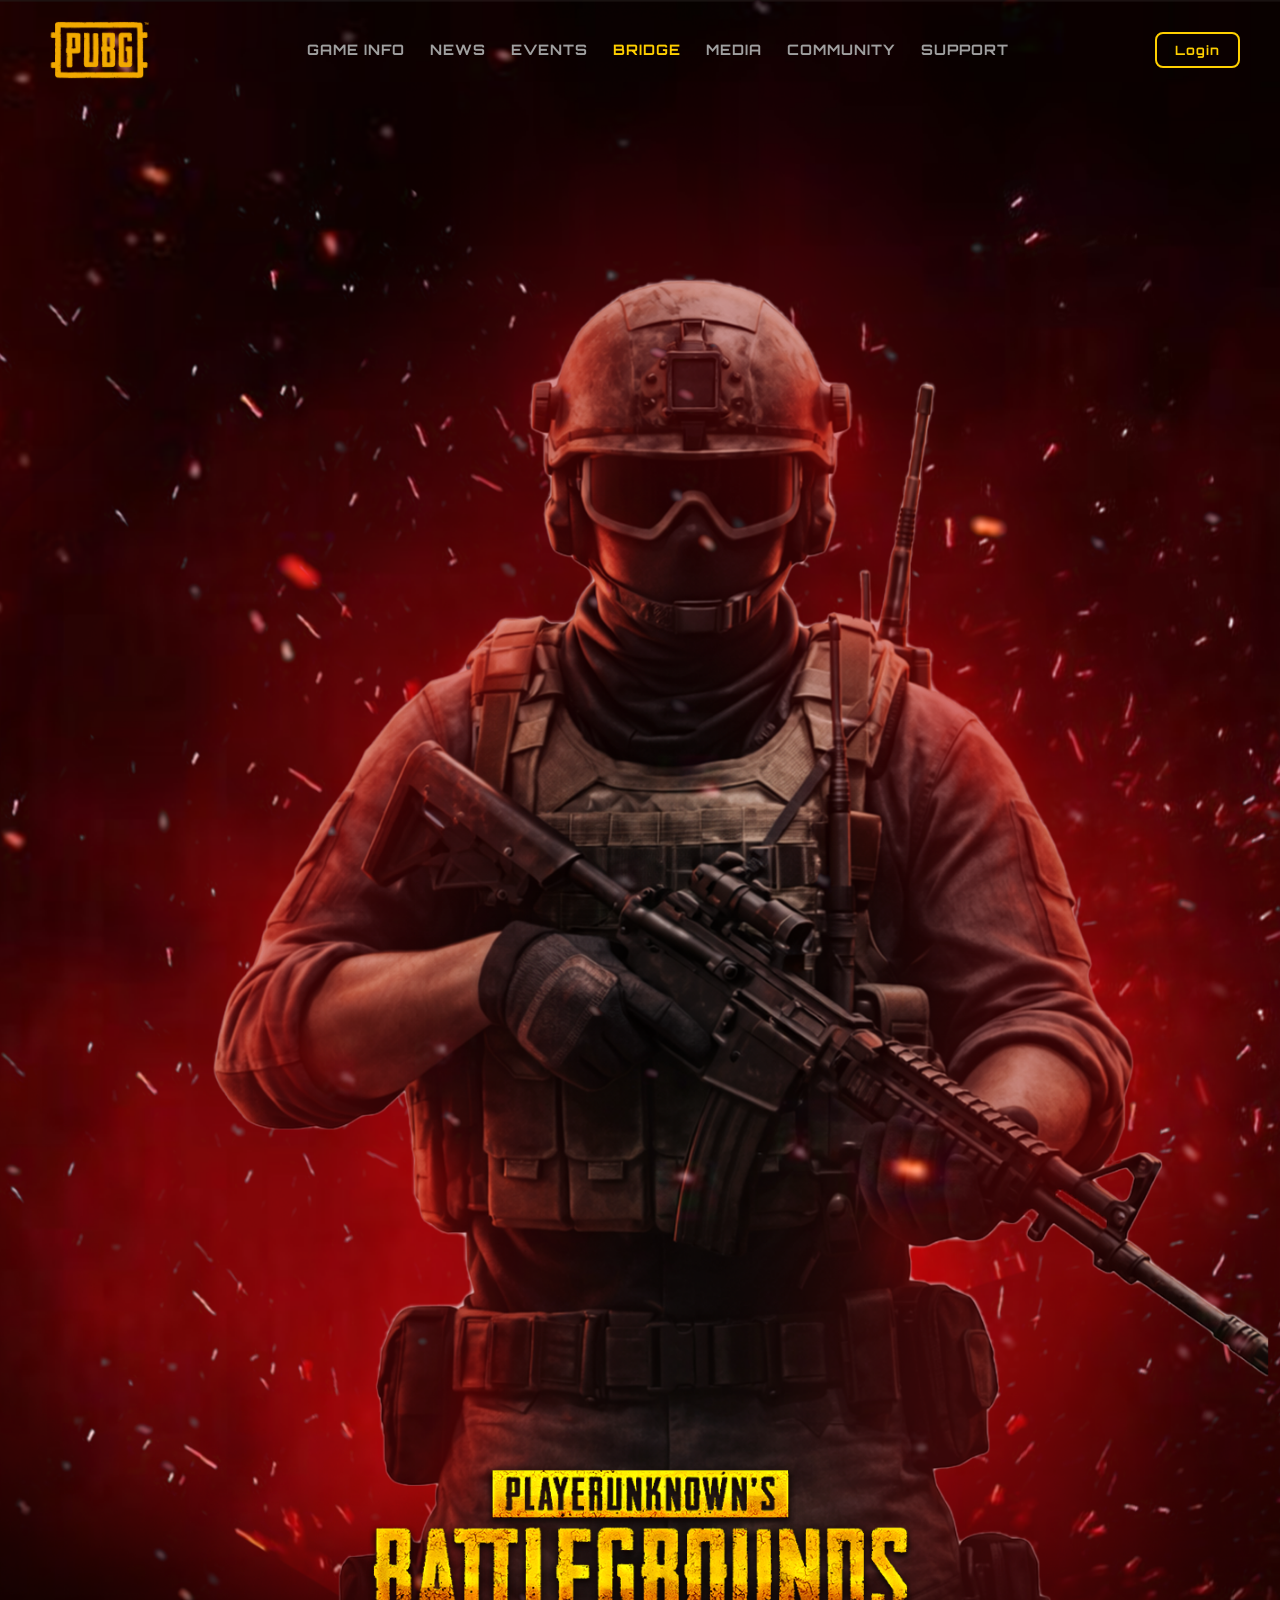
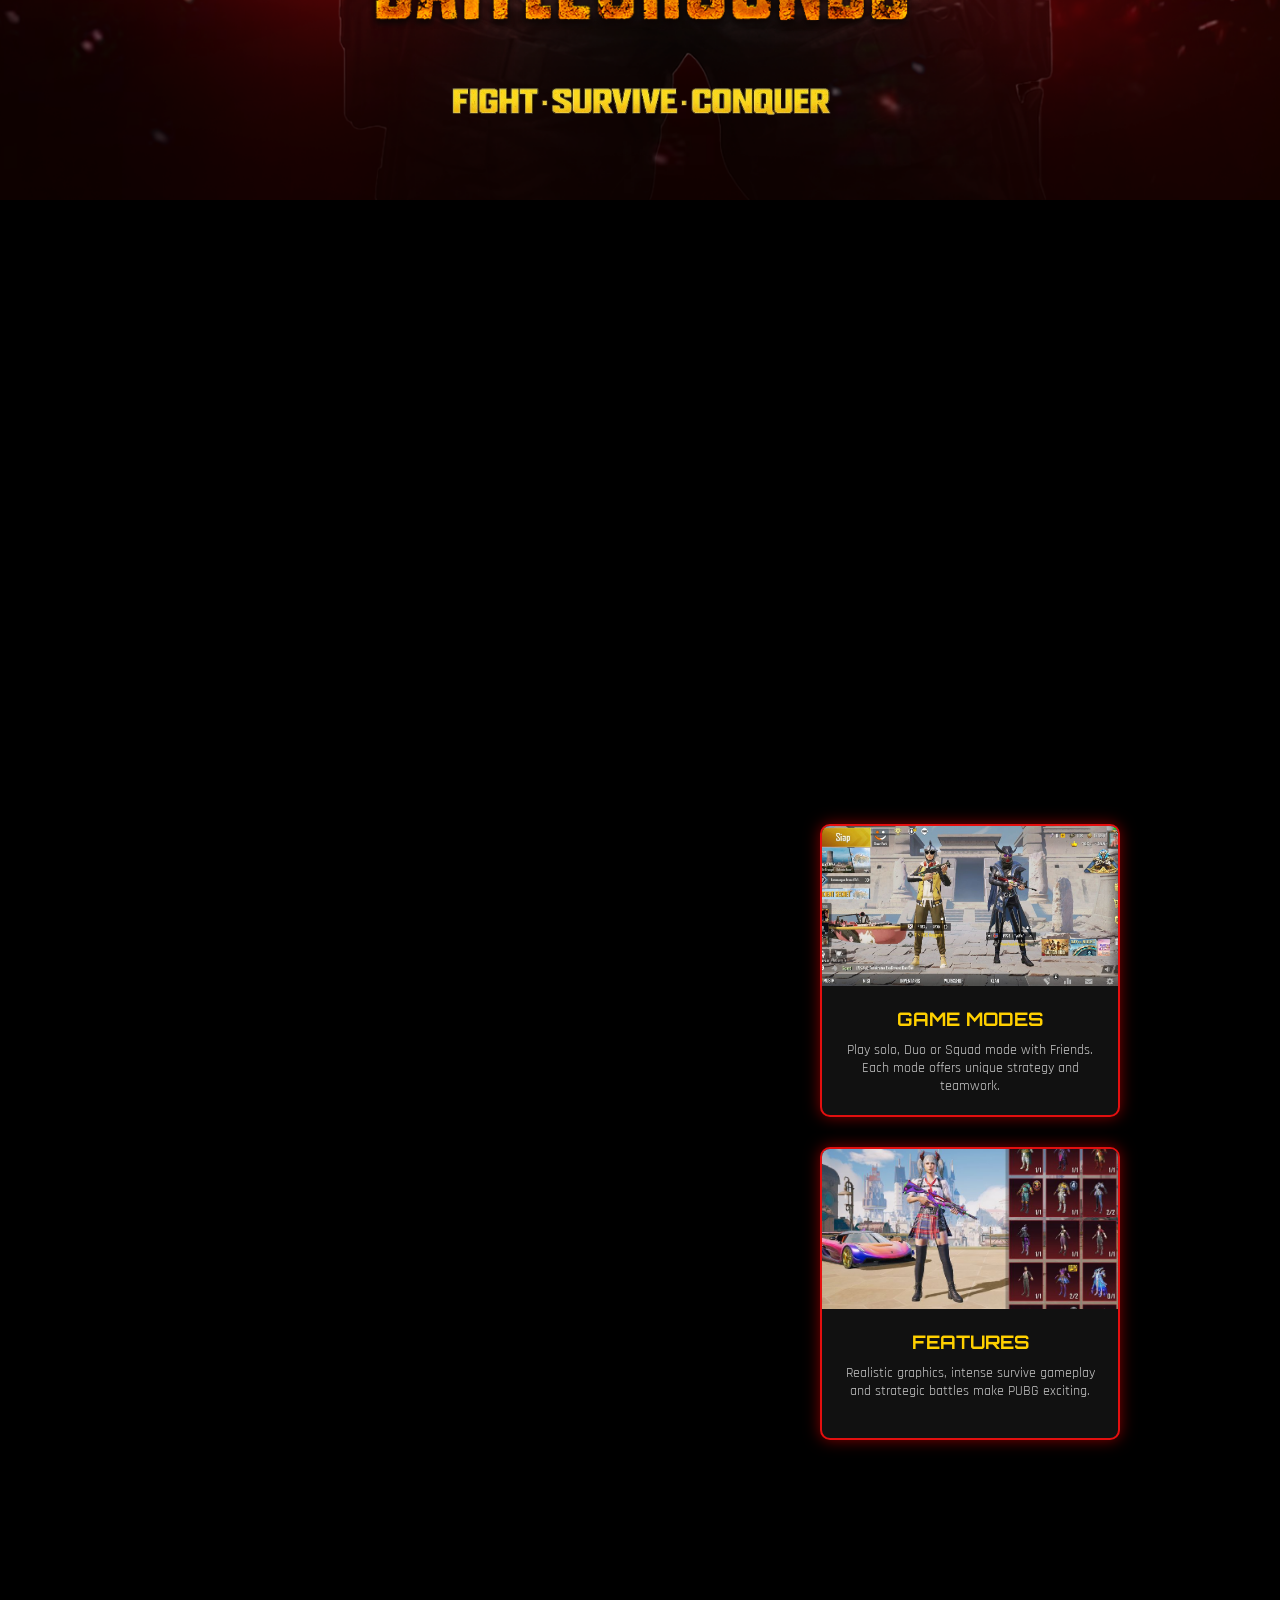
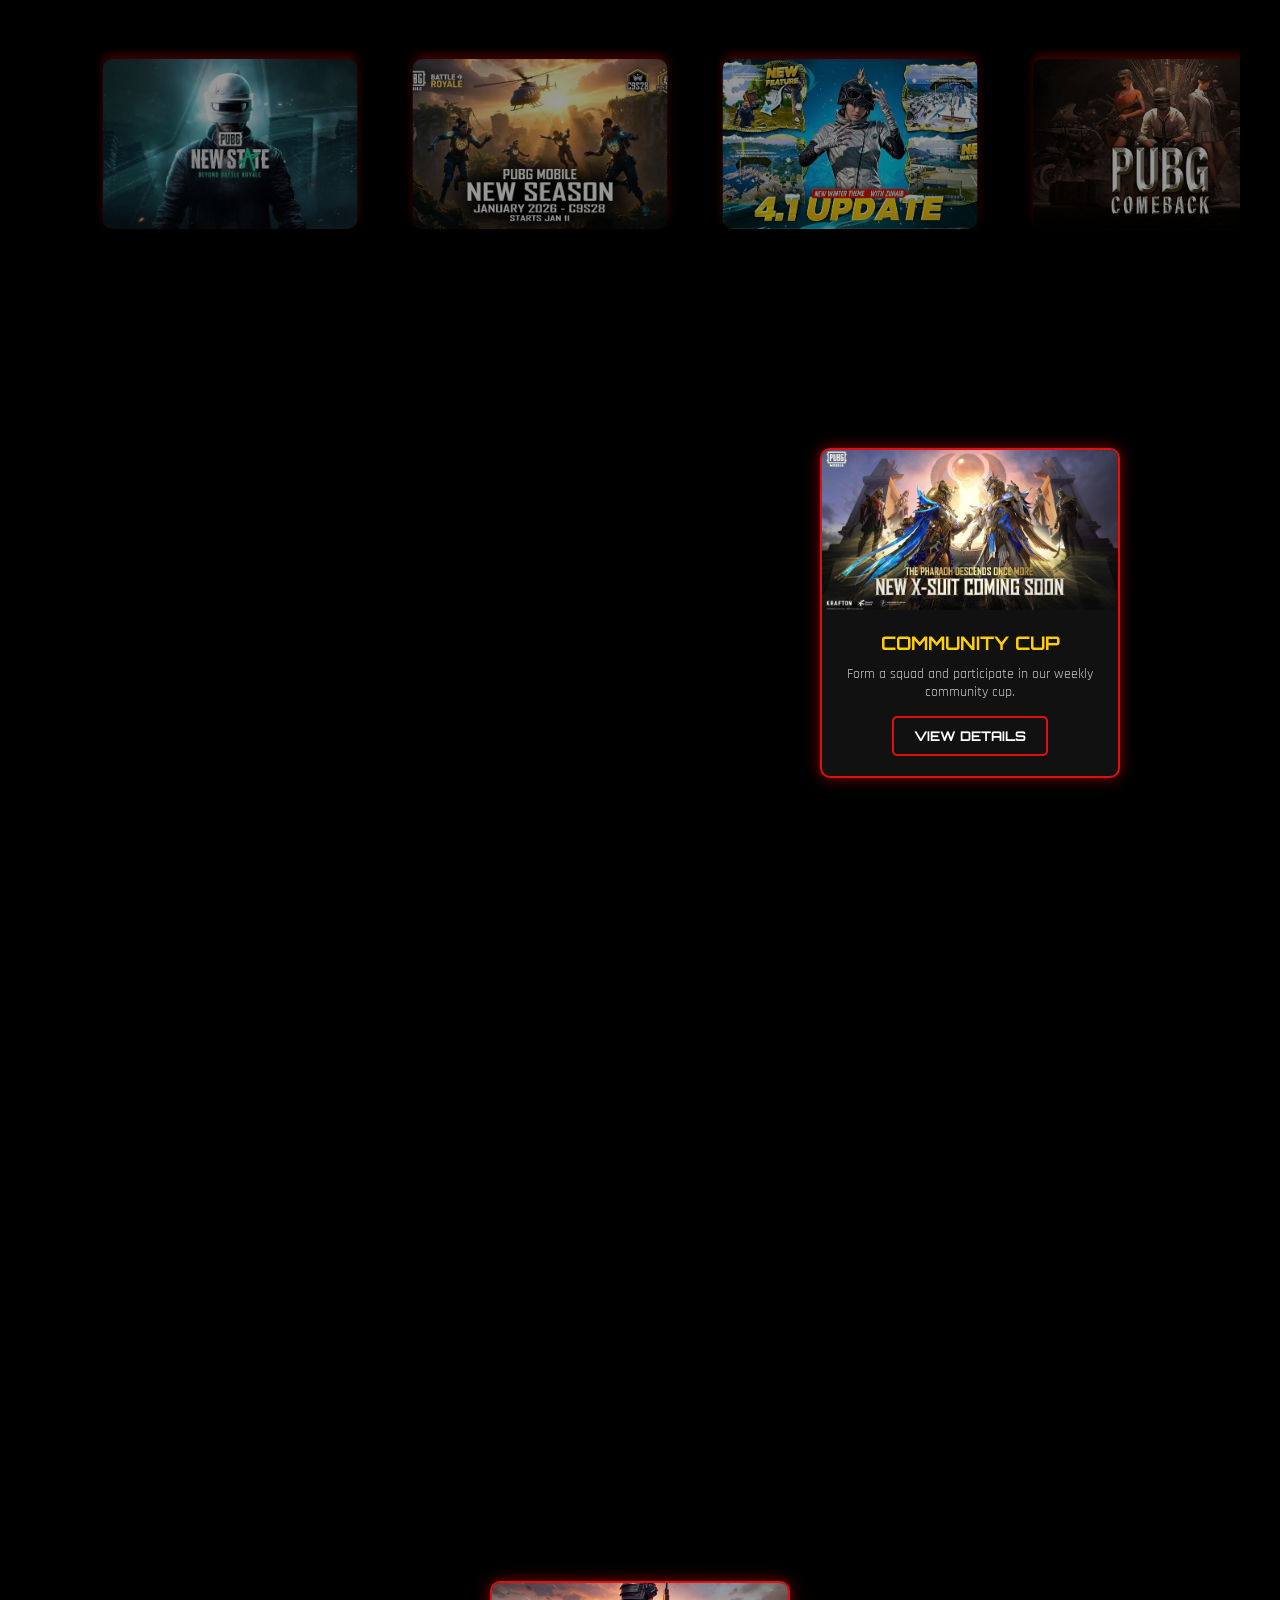
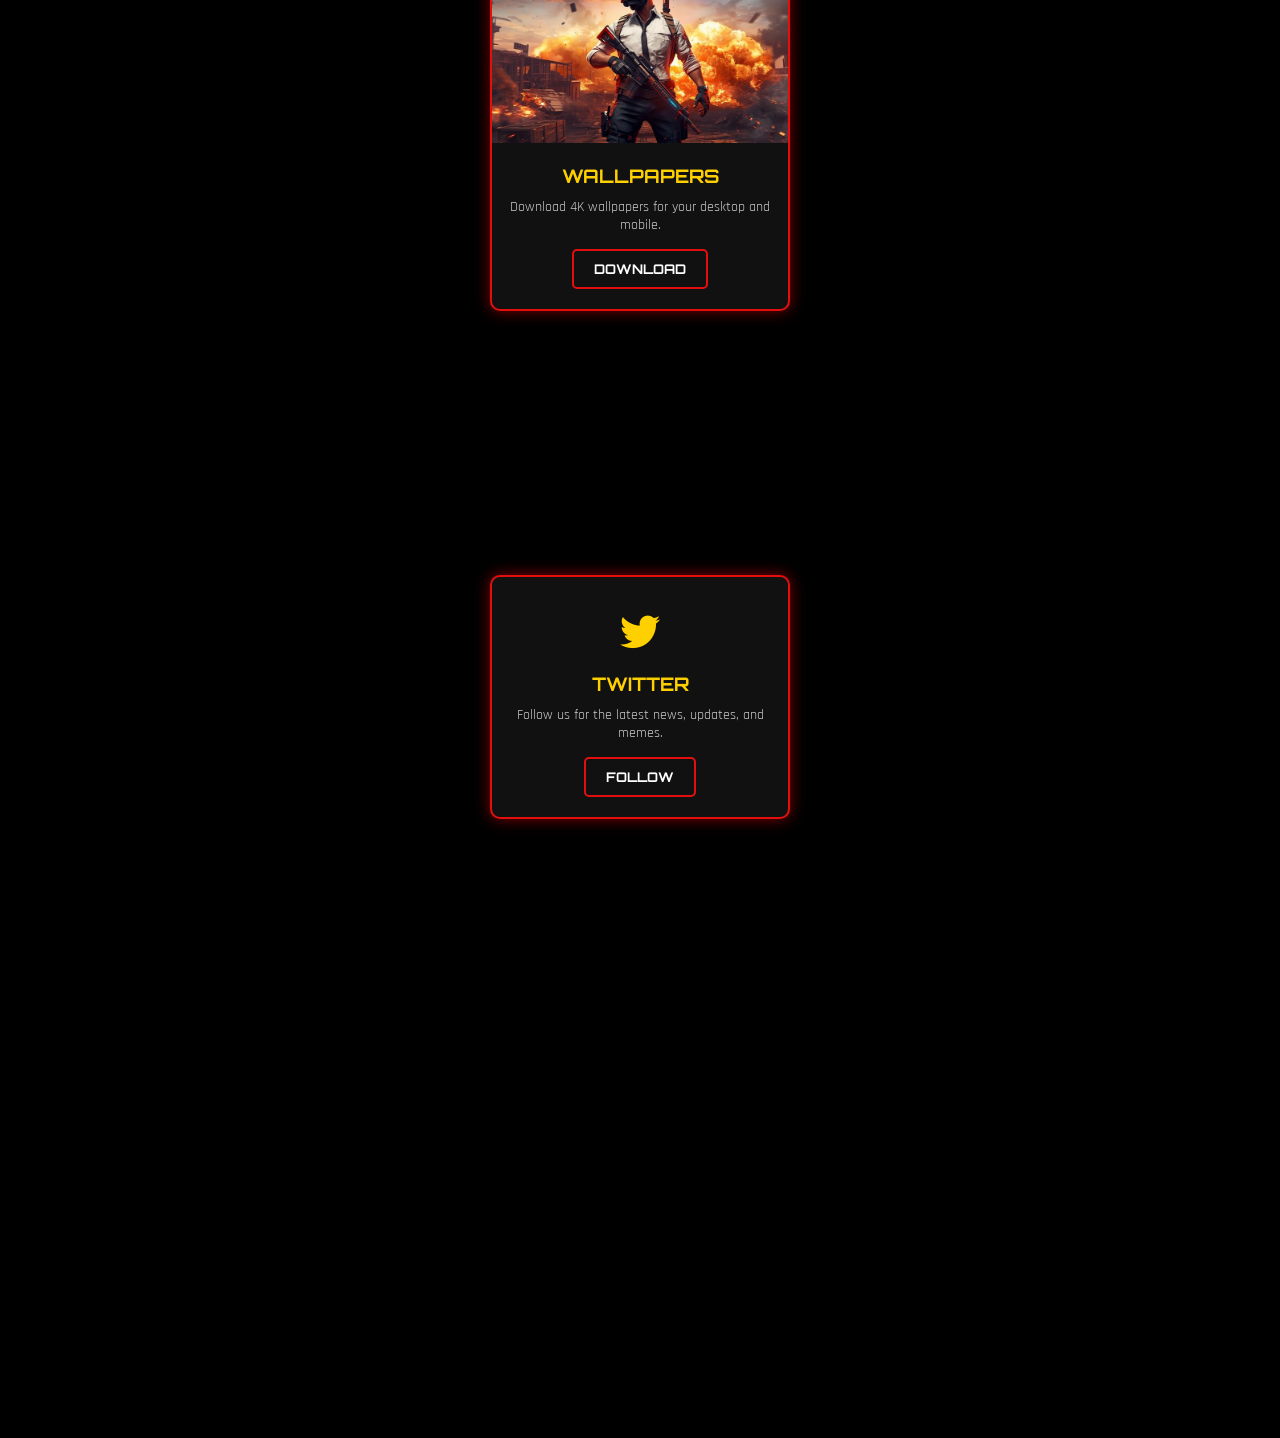
<file: gaming.html>
<!DOCTYPE html>
<html lang="en">

<head>
    <meta charset="UTF-8">
    <meta name="viewport" content="width=device-width, initial-scale=1.0">
    <title>PUBG</title>

    <link rel="stylesheet" href="https://cdnjs.cloudflare.com/ajax/libs/font-awesome/6.0.0-beta3/css/all.min.css">

    <link
        href="https://fonts.googleapis.com/css2?family=Orbitron:wght@400;700;900&family=Rajdhani:wght@300;500;700&display=swap"
        rel="stylesheet">

    <style>
        html,
        body {
            max-width: 100%;
            overflow-x: hidden;
            margin: 0;
            padding: 0;
            scroll-behavior: smooth;
        }

        * {
            margin: 0;
            padding: 0;
            box-sizing: border-box;
            font-family: 'Rajdhani', sans-serif;
        }

        body {
            background: black;
            color: white;
        }

        /* HEADER */
        .header {
            position: relative;
            width: 100%;
            height: 200vh;
            overflow: hidden;
        }

        /* BACKGROUND IMAGE */
        .bg-image {
            position: absolute;
            top: 0;
            left: 0;
            width: 100%;
            height: 100%;
            object-fit: cover;
            object-position: center;
            z-index: 0;
        }

        /* NAVBAR */
        .navbar {
            width: 100%;
            height: 100px;
            display: flex;
            align-items: center;
            justify-content: space-between;
            padding: 0 40px;
            position: relative;
            z-index: 2;
            max-width: 100%;
        }

        .image {
            width: 120px;
            opacity: 0;
            transform: translateX(-120px);
            animation: logoEnter 0.8s ease forwards;
            animation-delay: 0.3s;
        }

        @keyframes logoEnter {
            to {
                opacity: 1;
                transform: translateX(0);
            }
        }

        /* NAV LINKS */
        .nav-links {
            display: flex;
            gap: 25px;
            list-style: none;
            align-items: center;
        }

        .nav-link {
            text-decoration: none;
            color: #a0a0a0;
            font-family: 'Orbitron', sans-serif;
            font-size: 0.9rem;
            font-weight: 700;
            letter-spacing: 1px;
            text-transform: uppercase;
            position: relative;
            transition: 0.3s;
        }

        .nav-link::after {
            content: '';
            position: absolute;
            bottom: -5px;
            left: 0;
            width: 0%;
            height: 2px;
            background: #e47600;
            transition: 0.3s;
            box-shadow: 0 0 10px #ffd000;
        }

        .nav-link:hover {
            color: white;
            text-shadow: 0 0 8px rgba(255, 255, 255, 0.5);
        }

        .nav-link:hover::after {
            width: 100%;
        }

        .nav-link.bridge {
            color: #ffd000;
        }

        .nav-link.bridge::after {
            background: #ffd000;
            box-shadow: 0 0 10px #ffd000;
        }

        /* RIGHT SIDE */
        .right {
            display: flex;
            align-items: center;
        }

        #login {
            padding: 8px 18px;
            cursor: pointer;
            background: transparent;
            border-radius: 8px;
            border: 2px solid #ffd000;
            color: #ffd000;
            font-family: 'Orbitron', sans-serif;
            font-size: 0.8rem;
            font-weight: bold;
            letter-spacing: 1px;
            opacity: 0;
            transform: translateX(120px);
            animation: loginEnter 0.8s ease forwards;
            animation-delay: 0.6s;
        }

        @keyframes loginEnter {
            to {
                opacity: 1;
                transform: translateX(0);
            }
        }

        .nav-links li {
            opacity: 0;
            transform: translateY(-40px);
            animation: navDrop 0.6s ease forwards;
        }

        @keyframes navDrop {
            to {
                opacity: 1;
                transform: translateY(0);
            }
        }

        .nav-links li:nth-child(1) {
            animation-delay: 0.4s;
        }

        .nav-links li:nth-child(2) {
            animation-delay: 0.5s;
        }

        .nav-links li:nth-child(3) {
            animation-delay: 0.6s;
        }

        .nav-links li:nth-child(4) {
            animation-delay: 0.7s;
        }

        .nav-links li:nth-child(5) {
            animation-delay: 0.8s;
        }

        .nav-links li:nth-child(6) {
            animation-delay: 0.9s;
        }

        .nav-links li:nth-child(7) {
            animation-delay: 1s;
        }


        #login:hover {
            background: #e47600;
            color: black;
            box-shadow: 0 0 20px #e47600;
        }

        /* HERO TEXT */
        .image2 {
            position: absolute;
            top: 86%;
            left: 50%;
            transform: translate(-50%, -50%);
            width: 550px;
            max-width: 90%;
            z-index: 2;
        }

        .image3 {
            position: absolute;
            top: 95%;
            left: 50%;
            transform: translate(-50%, -50%);
            width: 450px;
            max-width: 80%;
            z-index: 2;
        }

        /* GALLERY - FIX 2 */
        .container {
            display: flex;
            align-items: center;
            gap: 20px;
            justify-content: center;
            margin-top: 100px;
            max-width: 100%;
            padding: 0 20px;
            flex-wrap: wrap;
        }

        .center {
            display: flex;
            flex-direction: column;
            gap: 20px;
        }

        .row {
            display: flex;
            gap: 20px;
            align-items: center;
            flex-wrap: wrap;
            justify-content: center;
        }

        /* IMAGES - FIX 3 */
        .small,
        .big,
        .side img {
            max-width: 100%;
            height: auto;
            object-fit: cover;
        }

        .small {
            width: 140px;
            height: 140px;
            box-shadow: 0 0 20px #e30f0f;
        }

        .big {
            width: 250px;
            height: 160px;
            box-shadow: 0 0 20px #e30f0f;
            z-index: 5;
        }

        .side {
            display: flex;
            align-items: center;
        }

        .side img {
            width: 120px;
            height: 120px;
            box-shadow: 0 0 20px #e30f0f;
        }

        .small,
        .big,
        .side img {
            opacity: 0;
            transition: all 0.8s cubic-bezier(0.4, 0, 0.2, 1);
        }

        .small.show,
        .big.show,
        .side img.show {
            opacity: 1;
            transform: translate(0, 0) scale(1) !important;
        }

        .side:first-child img {
            transform: translateX(-200px) rotate(-20deg);
            transition-delay: 0.2s;
        }

        .side:last-child img {
            transform: translateX(200px) rotate(20deg);
            transition-delay: 0.4s;
        }

        .row:first-child .small:nth-child(1) {
            transform: translateX(-300px) translateY(100px) rotate(-45deg);
            transition-delay: 0.1s;
        }

        .row:first-child .big {
            transform: translateY(200px) scale(0.5) rotate(180deg);
            transition-delay: 0.3s;
        }

        .row:first-child .small:nth-child(3) {
            transform: translateX(300px) translateY(100px) rotate(45deg);
            transition-delay: 0.5s;
        }

        .row:last-child .small:nth-child(1) {
            transform: translateX(-300px) translateY(-100px) rotate(45deg);
            transition-delay: 0.6s;
        }

        .row:last-child .big {
            transform: translateY(-200px) scale(0.5) rotate(-180deg);
            transition-delay: 0.8s;
        }

        .row:last-child .small:nth-child(3) {
            transform: translateX(300px) translateY(-100px) rotate(-45deg);
            transition-delay: 1s;
        }

        .section-content {
            padding: 80px 10px;
            text-align: center;
            max-width: 100%;
        }

        /* ===== UNIFIED SECTION TITLE TRANSITIONS ===== */
        .section-title {
            font-size: 40px;
            margin-bottom: 50px;
            letter-spacing: 4px;
            text-align: center;
            font-family: 'Orbitron', sans-serif;
            opacity: 0;
            transform: translateY(50px);
            transition: all 0.8s ease;
        }

        .section-title.show-title {
            opacity: 1;
            transform: translateY(0);
        }

        .section-title span {
            display: inline-block;
            opacity: 0;
            transform: translateY(80px) rotate(30deg);
            transition: all 0.6s ease;
        }

        .section-title span.show-letter {
            opacity: 1;
            transform: translateY(0) rotate(0);
        }

        /* Generic Red Theme Cards */
        .info-container {
            display: flex;
            flex-wrap: wrap;
            justify-content: center;
            gap: 30px;
            max-width: 100%;
            padding: 0 20px;
        }

        .card {
            width: 30%;
            max-width: 300px;
            min-width: 250px;
            background: #111;
            position: relative;
            cursor: pointer;
            border-radius: 10px;
            overflow: hidden;
            text-align: center;
            padding-bottom: 20px;
            border: 2px solid #e30f0f;
            box-shadow: 0 0 15px rgba(255, 0, 0, 0.5);
            opacity: 0;
            transform: translateY(50px);
            transition: all 0.8s ease;
        }

        .card.show-card {
            opacity: 1;
            transform: translateY(0);
        }

        .card::before {
            content: "";
            position: absolute;
            top: 50%;
            left: 50%;
            width: 0%;
            height: 500px;
            opacity: 50%;
            background: linear-gradient(90deg, transparent, #e30f0f, transparent);
            transform: translate(-50%, -50%);
            transition: 0.5s;
            z-index: 1;
        }

        .card:hover::before {
            width: 120%;
        }

        .card img {
            width: 100%;
            height: 160px;
            object-fit: cover;
        }

        .card h3 {
            color: #ffd000;
            margin: 15px 0 10px;
            font-family: 'Orbitron', sans-serif;
            position: relative;
            z-index: 2;
            text-transform: uppercase;
        }

        .card p {
            font-size: 14px;
            padding: 0 15px;
            color: #ccc;
            position: relative;
            z-index: 2;
        }

        .red-btn {
            background: transparent;
            border: 2px solid #e30f0f;
            color: #fff;
            padding: 10px 20px;
            font-family: 'Orbitron', sans-serif;
            font-weight: bold;
            cursor: pointer;
            transition: 0.3s;
            margin-top: 15px;
            border-radius: 5px;
            position: relative;
            z-index: 2;
        }

        .red-btn:hover {
            background: #e30f0f;
            box-shadow: 0 0 15px #e30f0f;
            color: black;
        }

        .news {
            min-height: 20vh;
            display: flex;
            align-items: center;
            justify-content: center;
            padding: 0 40px;
            flex-direction: column;
        }

        .news-container {
            display: flex;
            gap: 10px;
            overflow-x: auto;
            scroll-behavior: smooth;
            padding: 20px 40px;
            cursor: grab;
            transition: all 0.2s ease;
            max-width: 1200px;
            margin: auto;
            scroll-snap-type: x mandatory;
        }

        .news-container::-webkit-scrollbar {
            display: none;
        }

        .info {
            margin: 0;
            flex: 0 0 auto;
            width: 300px;
            height: 200px;
            background: #111;
            border-radius: 12px;
            overflow: hidden;
            transition: 0.4s;
            box-shadow: 0 -6px 10px rgba(255, 0, 0, 0.4);
            scroll-snap-align: center;
            transform: scale(0.85);
            opacity: 0.6;
        }

        .info:hover {
            transform: scale(1.05);
            opacity: 1;
            box-shadow: -6px 15px 25px rgba(255, 0, 0, 0.5);
        }

        .info img {
            width: 100%;
            height: 100%;
            object-fit: cover;
        }


        @media (max-width: 768px) {
            .navbar {
                padding: 0 20px;
            }

            .nav-links {
                gap: 15px;
            }

            .nav-link {
                font-size: 0.8rem;
            }

            .image2 {
                width: 90%;
            }

            .image3 {
                width: 70%;
            }

            .container {
                flex-direction: column;
            }

            .row {
                flex-wrap: wrap;
                justify-content: center;
            }

            .card {
                width: 100%;
                max-width: 350px;
            }

            .section-title {
                font-size: 30px;
            }
        }

        @media (max-width: 480px) {
            .nav-links {
                display: none;
            }

            .image {
                width: 80px;
            }

            .section-title {
                font-size: 24px;
            }

            .small {
                width: 100px;
                height: 100px;
            }

            .big {
                width: 180px;
                height: 120px;
            }

            .side img {
                width: 80px;
                height: 80px;
            }
        }
    </style>
</head>

<body>
    <div class="header">
        <img src="media/pubgimage.png" class="bg-image">

        <div class="navbar">
            <img class="image" src="media/pubg-logo-0.png">

            <ul class="nav-links">
                <li><a href="#game" class="nav-link">GAME INFO</a></li>
                <li><a href="#news" class="nav-link">NEWS</a></li>
                <li><a href="#events" class="nav-link">EVENTS</a></li>
                <li><a href="#bridge" class="nav-link bridge">BRIDGE</a></li>
                <li><a href="#media" class="nav-link">MEDIA</a></li>
                <li><a href="#community" class="nav-link">COMMUNITY</a></li>
                <li><a href="#support" class="nav-link">SUPPORT</a></li>
            </ul>

            <div class="right">
                <button id="login">Login</button>
            </div>
        </div>

        <img class="image2" src="media/textpubg.png">
        <img class="image3" src="media/text2pubg.png">
    </div>

    <!-- GALLERY -->
    <div class="container">
        <div class="side">
            <img src="media/pg1.jpg">
        </div>
        <div class="center">
            <div class="row">
                <img src="media/pg2.jpg" class="small">
                <img src="media/pg3.jpg" class="big">
                <img src="media/pg8.jpg" class="small">
            </div>
            <div class="row">
                <img src="media/pg4.jpg" class="small">
                <img src="media/pg5.jpg" class="big">
                <img src="media/pg6.jpg" class="small">
            </div>
        </div>
        <div class="side">
            <img src="media/pg7.jpg">
        </div>
    </div>

    <!-- GAME INFO -->
    <section id="game" class="section-content">
        <h1 class="section-title">
            <span>G</span><span>A</span><span>M</span><span>E</span><span>&nbsp;</span>
            <span>I</span><span>N</span><span>F</span><span>O</span>
        </h1>
        <div class="info-container">
            <div class="card">
                <img src="media/aboutpubg.jpg">
                <h3>About Game</h3>
                <p>PUBG is a battle royale game where 100 players land on an island and fight to survive. The last
                    player or team wins the match.</p>
            </div>
            <div class="card">
                <img src="media/gameplay.jpg">
                <h3>Gameplay</h3>
                <p>Players parachute onto the map, collect weapons, stay inside the safe zone and eliminate enemies to
                    survive.</p>
            </div>
            <div class="card">
                <img src="media/gamemode.jpg">
                <h3>Game Modes</h3>
                <p>Play solo, Duo or Squad mode with Friends. Each mode offers unique strategy and teamwork.</p>
            </div>
            <div class="card">
                <img src="media/maps.png">
                <h3>Maps</h3>
                <p>Explore maps like Erangel, Miramar, Sanhok and Vikendi with different terrains and gameplay styles.
                </p>
            </div>
            <div class="card">
                <img src="media/weapons.jpg.png">
                <h3>Weapons</h3>
                <p>Use powerful weapons like M416, AKM, sniper rifles and grenades to eliminate your enemies.</p>
            </div>
            <div class="card">
                <img src="media/features.jpg">
                <h3>Features</h3>
                <p>Realistic graphics, intense survive gameplay and strategic battles make PUBG exciting.</p>
            </div>
        </div>
    </section>

    <!-- NEWS -->
    <section id="news" class="news">
        <h1 class="section-title">
            <span>N</span><span>E</span><span>W</span><span>S</span>
        </h1>
        <div class="news-container">
            <div class="info"><img src="media/news1.jpg"></div>
            <div class="info"><img src="media/news2.jpg"></div>
            <div class="info"><img src="media/news3.jpg"></div>
            <div class="info"><img src="media/news4.jpg"></div>
            <div class="info"><img src="media/news5.jpg"></div>
            <div class="info"><img src="media/news6.jpg"></div>
            <div class="info"><img src="media/news7.jpg"></div>
        </div>
    </section>

    <!-- EVENTS -->
    <section id="events" class="section-content">
        <h1 class="section-title">
            <span>E</span><span>V</span><span>E</span><span>N</span><span>T</span><span>S</span>
        </h1>
        <div class="info-container">
            <div class="card">
                <img src="media/news7.jpg" onerror="this.src='media/pubgimage.png'">
                <h3>SUMMER TOURNAMENT</h3>
                <p>Join the massive summer clash and win exclusive G-Coin rewards!</p>
                <button class="red-btn">REGISTER</button>
            </div>
            <div class="card">
                <img src="media/news6.jpg" onerror="this.src='media/pubgimage.png'">
                <h3>LOGIN EVENT</h3>
                <p>Log in for 7 consecutive days to claim a special vehicle skin.</p>
                <button class="red-btn">CLAIM NOW</button>
            </div>
            <div class="card">
                <img src="media/news5.jpg" onerror="this.src='media/pubgimage.png'">
                <h3>COMMUNITY CUP</h3>
                <p>Form a squad and participate in our weekly community cup.</p>
                <button class="red-btn">VIEW DETAILS</button>
            </div>
        </div>
    </section>

    <!-- BRIDGE -->
    <section id="bridge" class="section-content">
        <h1 class="section-title">
            <span>B</span><span>R</span><span>I</span><span>D</span><span>G</span><span>E</span>
        </h1>
        <div class="info-container">
            <div class="card" style="width: 80%; max-width: 800px; padding: 40px 20px;">
                <h3 style="font-size: 28px;">CROSS-PLATFORM PLAY</h3>
                <p style="font-size: 18px; margin: 20px 0;">Unite with players across PC and consoles safely and
                    securely. Link your KRAFTON ID to get cross-progression.</p>
                <button class="red-btn" style="border-color: #ffd000; color: #ffd000;">LINK KRAFTON ID</button>
            </div>
        </div>
    </section>

    <!-- MEDIA -->
    <section id="media" class="section-content">
        <h1 class="section-title">
            <span>M</span><span>E</span><span>D</span><span>I</span><span>A</span>
        </h1>
        <div class="info-container">
            <div class="card">
                <img src="media/pg1.jpg" onerror="this.src='media/pubgimage.png'">
                <h3>TRAILER: RONDO</h3>
                <p>Watch the official Rondo cinematic trailer.</p>
                <button class="red-btn">WATCH</button>
            </div>
            <div class="card">
                <img src="media/pg2.jpg" onerror="this.src='media/pubgimage.png'">
                <h3>WALLPAPERS</h3>
                <p>Download 4K wallpapers for your desktop and mobile.</p>
                <button class="red-btn">DOWNLOAD</button>
            </div>
            <div class="card">
                <img src="media/pg3.jpg" onerror="this.src='media/pubgimage.png'">
                <h3>DEV LETTER</h3>
                <p>Watch our developers discuss the latest upcoming features.</p>
                <button class="red-btn">WATCH</button>
            </div>
        </div>
    </section>

    <!-- COMMUNITY -->
    <section id="community" class="section-content">
        <h1 class="section-title">
            <span>C</span><span>O</span><span>M</span><span>M</span><span>U</span><span>N</span><span>I</span><span>T</span><span>Y</span>
        </h1>
        <div class="info-container">
            <div class="card">
                <h3 style="font-size: 40px; margin-top: 30px;"><i class="fab fa-discord"></i></h3>
                <h3>DISCORD</h3>
                <p>Join over 500K players on our official Discord server.</p>
                <button class="red-btn">JOIN NOW</button>
            </div>
            <div class="card">
                <h3 style="font-size: 40px; margin-top: 30px;"><i class="fab fa-twitter"></i></h3>
                <h3>TWITTER</h3>
                <p>Follow us for the latest news, updates, and memes.</p>
                <button class="red-btn">FOLLOW</button>
            </div>
            <div class="card">
                <h3 style="font-size: 40px; margin-top: 30px;"><i class="fab fa-reddit"></i></h3>
                <h3>REDDIT</h3>
                <p>Discuss strats, share clips, and talk with the community.</p>
                <button class="red-btn">SUBSCRIBE</button>
            </div>
        </div>
    </section>

    <!-- SUPPORT -->
    <section id="support" class="section-content">
        <h1 class="section-title">
            <span>S</span><span>U</span><span>P</span><span>P</span><span>O</span><span>R</span><span>T</span>
        </h1>
        <div class="info-container">
            <div class="card" style="width: 80%; max-width: 800px; padding: 40px 20px;">
                <h3 style="font-size: 28px;">NEED HELP?</h3>
                <p style="font-size: 18px; margin: 20px 0;">Our support team is 24/7 available to resolve your queries
                    regarding accounts, bugs, and performance.</p>
                <button class="red-btn">VISIT SUPPORT CENTER</button>
            </div>
        </div>
    </section>

    <script>
        let ticking = false;

        function checkScroll() {
            // Check images
            let images = document.querySelectorAll('.small, .big, .side img');
            images.forEach(image => {
                let imagePosition = image.getBoundingClientRect().top;
                let screenPosition = window.innerHeight * 0.85;

                if (imagePosition < screenPosition) {
                    image.classList.add('show');
                } else {
                    image.classList.remove('show');
                }
            });

            // Check unified section titles
            let titles = document.querySelectorAll('.section-title');
            titles.forEach(title => {
                let titlePosition = title.getBoundingClientRect().top;
                let screenPosition = window.innerHeight * 0.85;

                if (titlePosition < screenPosition) {
                    title.classList.add('show-title');

                    let letters = title.querySelectorAll('span');
                    letters.forEach((letter, index) => {
                        setTimeout(() => {
                            letter.classList.add('show-letter');
                        }, index * 100);
                    });
                } else {
                    title.classList.remove('show-title');
                    let letters = title.querySelectorAll('span');
                    letters.forEach(letter => {
                        letter.classList.remove('show-letter');
                    });
                }
            });

            // Check dynamic cards
            let cards = document.querySelectorAll('.card');
            cards.forEach((card, index) => {
                let cardPosition = card.getBoundingClientRect().top;
                let screenPosition = window.innerHeight * 0.85;

                if (cardPosition < screenPosition) {
                    // Slight staggering effect globally based on simple modulo or just timeout.
                    setTimeout(() => {
                        card.classList.add('show-card');
                    }, (index % 3) * 100);
                } else {
                    card.classList.remove('show-card');
                }
            });

            ticking = false;
        }

        window.addEventListener("scroll", function () {
            if (!ticking) {
                window.requestAnimationFrame(checkScroll);
                ticking = true;
            }
        });

        window.addEventListener('load', function () {
            checkScroll();
        });
    </script>
</body>

</html>
</file>
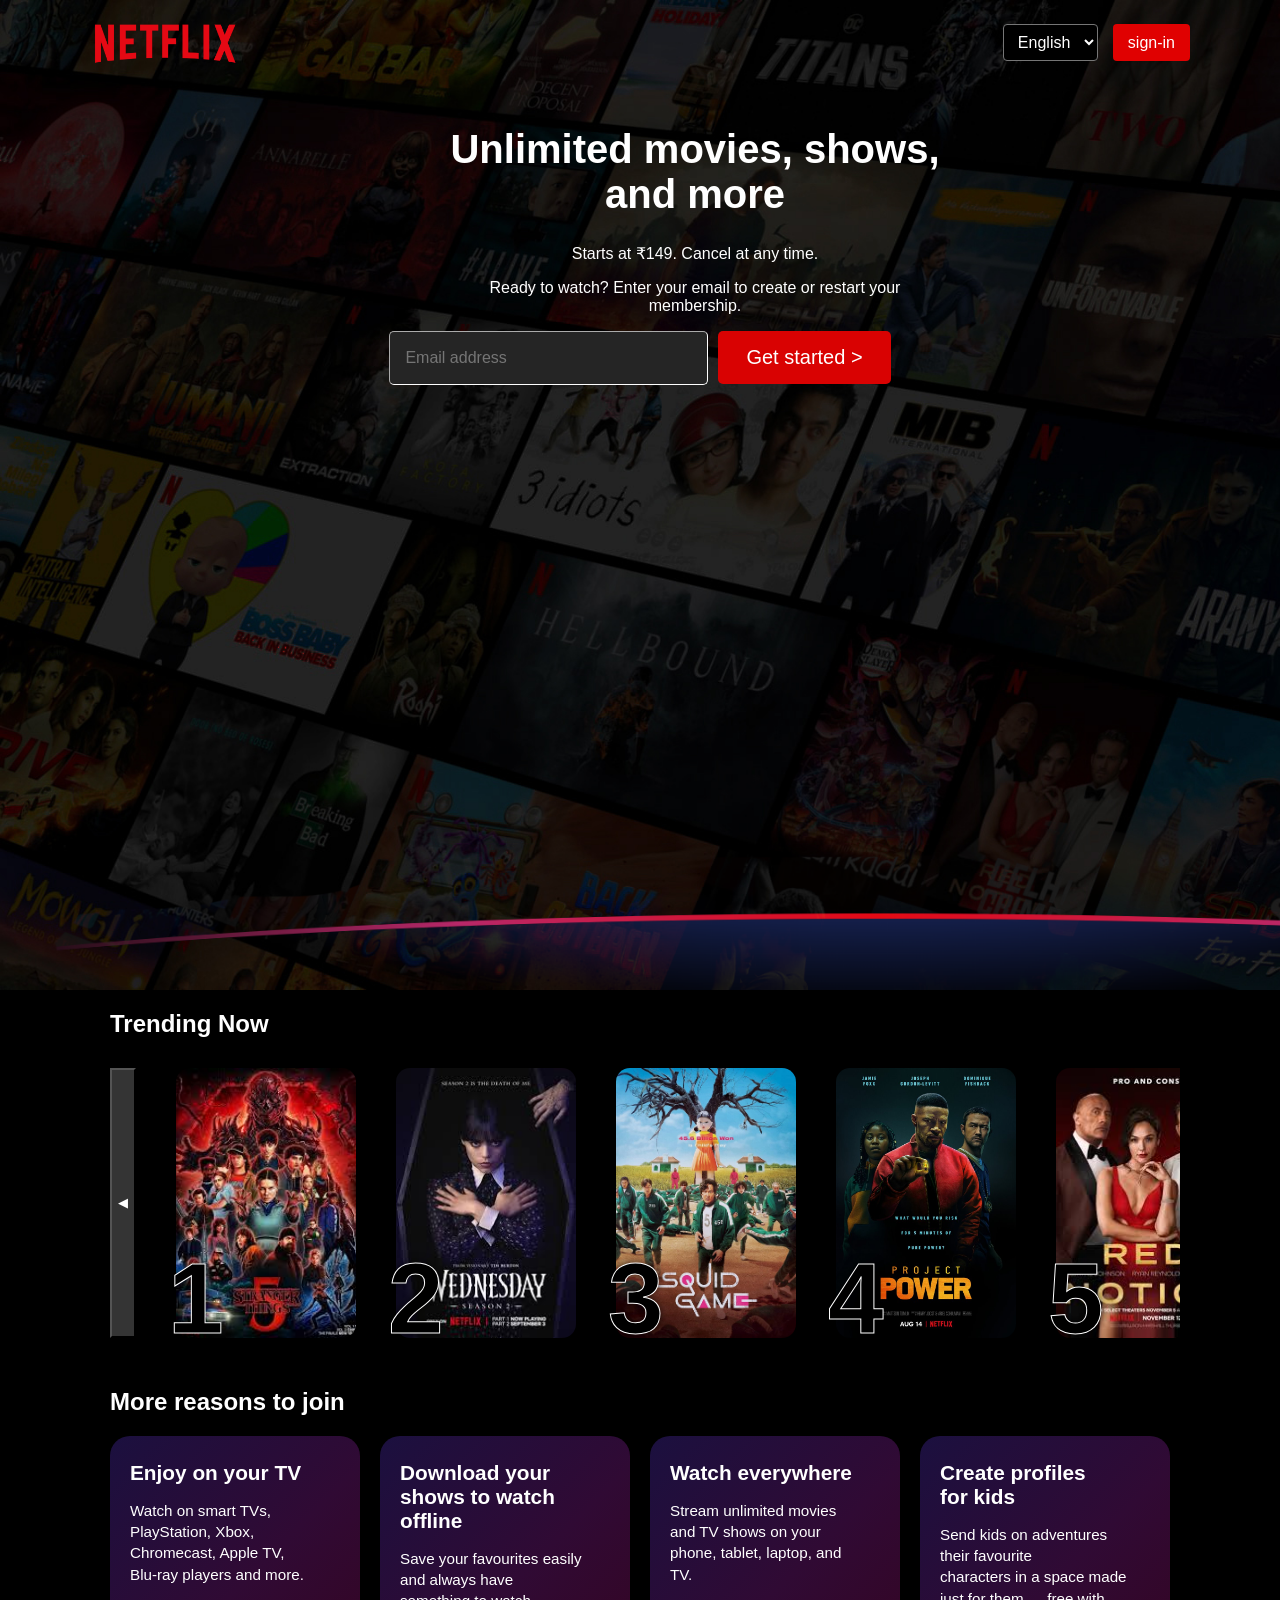
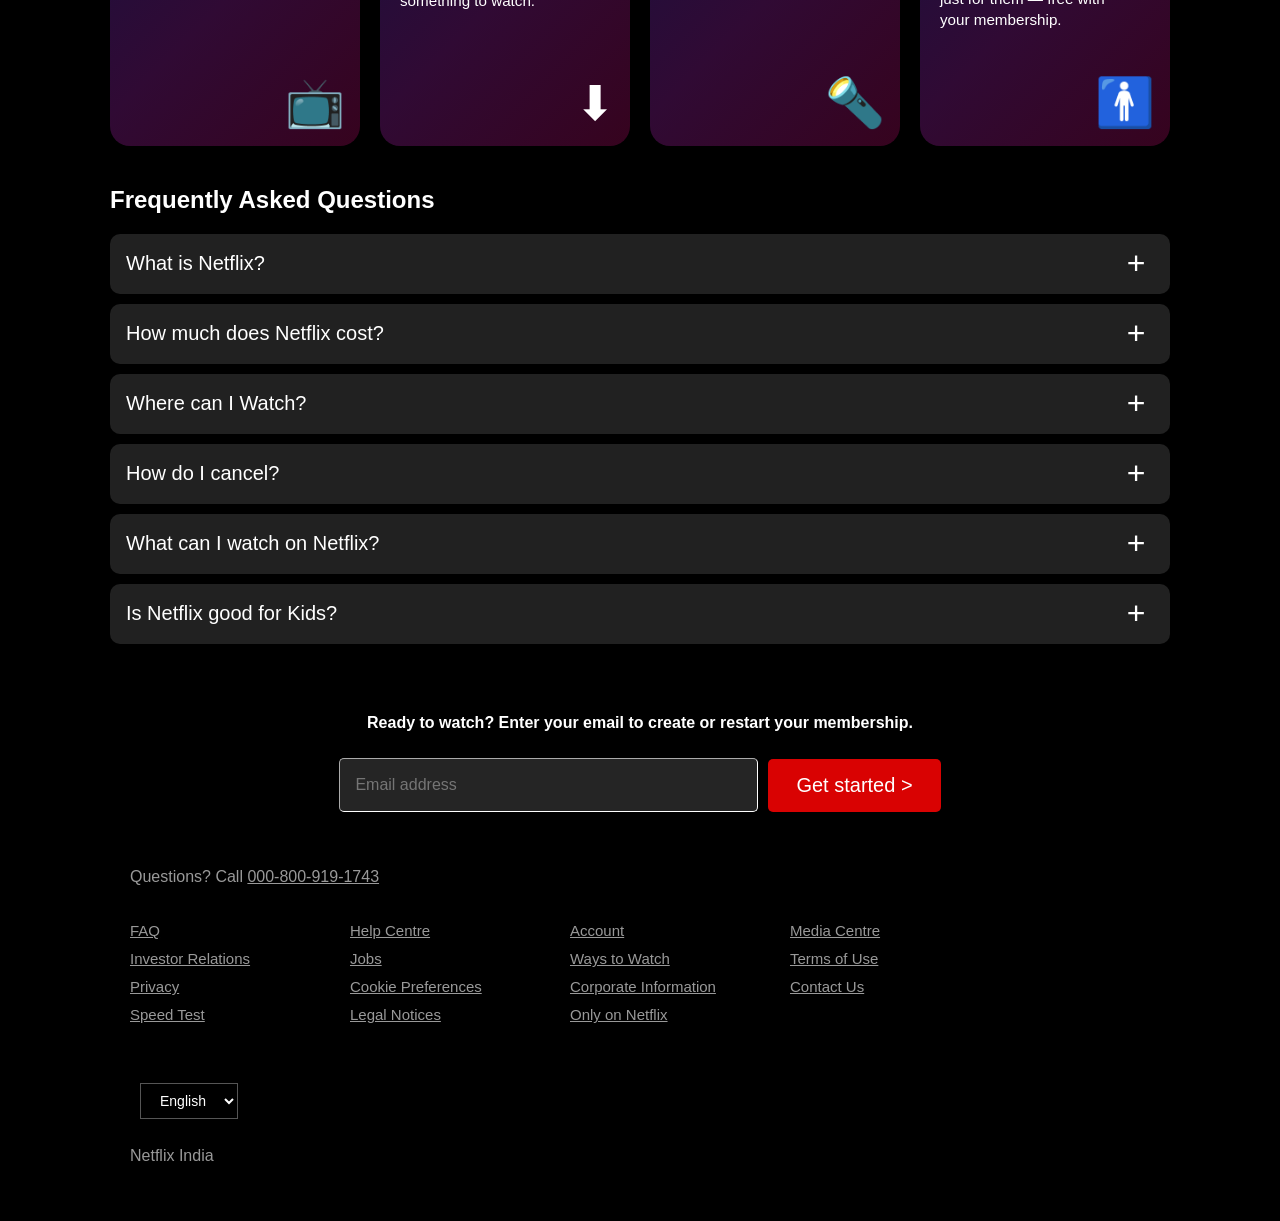
<file: netflix.html>
<!DOCTYPE html>
<html lang="en">

<head>
    <meta charset="UTF-8">
    <meta name="viewport" content="width=100%, initial-scale=1.0">
    <link rel="icon" type="logo" href="media/logo.png">
    <title>Netflix India - Watch Shows Online</title>
    <style>
        body {
            margin: 0;
            font-family: Arial, Helvetica, sans-serif;
            background: #000;
            color: #fff;
        }

        /* Banner Section */
        .hero {
            position: relative;
            width: 100%;
            height: 110vh;
            overflow: hidden;
            background: url("media/netflix banner.png");
            background-size: cover;
            background-repeat: no-repeat;
        }

        .banner {
            width: 100%;
            height: 100%;
            object-fit: cover;
            filter: brightness(25%);
        }

        /* Top Bar */

        .topbar {
            position: absolute;
            top: 0;
            width: 100%;
            padding: 20px 90px;
            display: flex;
            justify-content: space-between;
            align-items: center;
            box-sizing: border-box;
            z-index: 10;
        }



        .logo {
            width: 150px;
        }

        .button {
            display: flex;
            gap: 15px;
        }

        .lang {
            padding: 8px 10px;
            border-radius: 4px;
            font-size: 1rem;
            background-color: black;
            color: white;

        }

        .sign {
            background: rgb(224, 1, 1);
            border: none;
            color: white;
            padding: 8px 15px;
            font-size: 1rem;
            border-radius: 4px;
            cursor: pointer;
        }

        .sign:hover {
            background-color: rgb(197, 0, 0);
        }

        .text h1 {
            color: white;
            font-family: Arial, Helvetica, sans-serif;
            font-size: 2.5rem;
            text-align: center;
            padding-top: 100px;

        }

        .text p {
            color: white;
            font-family: Arial, Helvetica, sans-serif;
            text-align: center;
            font-size: 1rem;
        }

        .lower {
            display: flex;
            justify-content: center;
            align-items: center;
            gap: 10px;
        }

        .lower input {
            width: 300px;
            height: 50px;
            background-color: rgb(37, 37, 37);
            color: white;
            border-color: white;
            border-width: 1px;
            border-radius: 5px;
            font-size: 1rem;
            padding-left: 15px;
            font-family: Arial, Helvetica, sans-serif;
        }

        .started {
            background-color: rgb(217, 2, 2);
            color: white;
            border-radius: 5px;
            padding: 15px 28px;
            font-size: 1.25rem;
            font-family: Arial, Helvetica, sans-serif;
            border: 0;
        }

        .started:hover {
            cursor: pointer;
            background-color: rgb(182, 2, 2);
        }




        .text {
            margin-left: 110px;
        }

        .slider {
            display: flex;
            gap: 40px;
            overflow-x: auto;
            padding: 10px;
            scrollbar-width: none;
            margin-left: 100px;
            margin-right: 100px;
        }

        /* Card */
        .card {
            flex: 0 0 auto;
            width: 180px;
            height: 270px;
            border-radius: 14px;
            overflow: visible;
            position: relative;
            scroll-snap-align: start;
            transition: transform.3s ease;

        }

        .card:hover {
            transform: scale(1.1);
            cursor: pointer;
        }

        .card img {
            border-radius: 14px;
            width: 100%;
            height: 100%;
            object-fit: cover;
            display: block;
        }

        /* Rank (1,2,3...) */
        .rank {
            position: absolute;
            left: -8px;
            bottom: -18px;
            font-size: 100px;
            font-weight: 900;
            color: black;

            text-shadow: 0 0 10px rgba(0, 0, 0, 0.7);
            -webkit-text-stroke: 1px white;
        }


        .btn2 {
            background-color: rgb(52, 52, 52);
            color: white;
        }

        .heading {
            margin-left: 110px;
            margin-top: 40px;
        }

        .reasons {
            display: flex;
            justify-content: space-between;
            margin-left: 110px;
            margin-right: 110px;
            gap: 20px;
        }

        .box {
            width: 20%;
            background: linear-gradient(135deg, #1b103f, #300a34, #36031e);
            border-radius: 20px;
            padding: 25px 20px;
            color: white;

            min-height: 260px;
            position: relative;

        }

        .box h3 {
            margin: 0 0 10px 0;
            font-size: 1.3rem;
        }

        .box p {
            font-size: 0.95rem;
            line-height: 1.4;
        }


        .box .icon {
            position: absolute;
            bottom: 15px;
            right: 15px;
            font-size: 3rem;
        }

        .text2 {
            margin-left: 110px;
            margin-top: 40px;
        }

        .ques {
            max-width: 1100px;
            margin: 20px auto;
            padding: 0 20px;
            display: flex;
            flex-direction: column;
            gap: 10px;
            box-sizing: border-box;
        }

        .netflix {
            display: flex;
            align-items: center;
            justify-content: space-between;

            background-color: #212121;
            padding: 12px 16px;
            border-radius: 10px;
            cursor: pointer;

        }

        .netflix:hover {
            background-color: rgb(79, 79, 79);
        }



        .netflix p {
            margin: 0;
            font-size: 1.25rem;
            color: #fff;
            line-height: 1.25;
        }


        .plus {
            font-size: 2rem;
            width: 36px;
            height: 36px;
            display: inline-flex;
            align-items: center;
            justify-content: center;
            border-radius: 6px;

        }


        .text3 {
            text-align: center;
            font-family: Arial, Helvetica, sans-serif;
            margin-top: 70px;
            font-size: 1rem;
        }

        .lower2 {
            display: flex;
            justify-content: center;
            align-items: center;
            gap: 10px;
        }

        .lower2 input {
            width: 400px;
            height: 50px;
            background-color: rgb(37, 37, 37);
            color: white;
            border-color: white;
            border-width: 1px;
            border-radius: 5px;
            font-size: 1rem;
            padding-left: 15px;
            font-family: Arial, Helvetica, sans-serif;
        }

        .started2 {
            background-color: rgb(217, 2, 2);
            color: white;
            border-radius: 5px;
            padding: 15px 28px;
            font-size: 1.25rem;
            font-family: Arial, Helvetica, sans-serif;
            border: 0;
        }

        .started2:hover {
            cursor: pointer;
            background-color: rgb(182, 2, 2);
        }

        @media (hover: none) {
            .card:hover {
                transform: none;
            }
        }

        /* ========== Responsive ========== */

        /* Large tablets / small desktops */
        @media (max-width: 1024px) {
            .topbar {
                padding: 18px 40px;
            }

            .logo {
                width: 130px;
            }

            .text h1 {
                font-size: 2.1rem;
                padding-top: 90px;
            }

            .text {
                margin-left: 40px;
                margin-right: 40px;
            }

            .slider {
                margin-left: 40px;
                margin-right: 40px;
                gap: 28px;
            }

            .card {
                width: 160px;
                height: 240px;
            }

            .reasons {
                margin-left: 40px;
                margin-right: 40px;
                gap: 18px;
            }

            .box {
                width: 31%;
                min-height: 240px;
                padding: 22px;
            }

            .lower2 input,
            .lower input {
                width: 320px;
            }
        }

        /* Tablets and large phones */
        @media (max-width: 768px) {
            body {
                font-size: 15px;
            }

            .topbar {
                padding: 14px 20px;
                align-items: center;
                gap: 8px;
            }

            .logo {
                width: 120px;
            }

            .text {
                margin-left: 0;
                margin-right: 0;
                padding: 0 18px;
                text-align: center;
            }

            .text h1 {
                font-size: 1.8rem;
                padding-top: 70px;
            }

            .text p {
                font-size: 0.95rem;
            }

            .button {
                gap: 10px;
            }

            .lang {
                padding: 6px 8px;
                font-size: 0.95rem;
            }

            .sign {
                padding: 7px 12px;
                font-size: 0.95rem;
            }

            .hero {
                height: 100vh;
                background-position: center;
            }

            .slider {
                margin-left: 18px;
                margin-right: 18px;
                padding: 8px;
                gap: 20px;
            }

            .card {
                width: 150px;
                height: 230px;
            }

            .rank {
                font-size: 72px;
                left: -6px;
                bottom: -12px;
                -webkit-text-stroke: 0.8px white;
            }


            .reasons {
                flex-wrap: wrap;
                gap: 14px;
                margin-left: 18px;
                margin-right: 18px;
            }

            .box {
                width: calc(50% - 7px);
            }

            .ques {
                max-width: 100%;
                margin: 14px 12px;
                padding: 0 8px;
            }

            .lower input {
                width: 70%;
                max-width: 360px;
            }

            .lower2 input {
                width: 80%;
                max-width: 420px;
            }

            .started,
            .started2 {
                padding: 12px 20px;
                font-size: 1.05rem;
            }

            .text3 {
                margin-top: 50px;
                font-size: 0.95rem;
            }
        }

        /* Small phones */
        @media (max-width: 480px) {
            .topbar {
                padding: 12px 12px;
                justify-content: space-between;
            }

            .logo {
                width: 90px;
            }

            .hero {
                height: 100vh;
            }

            .text h1 {
                font-size: 1.3rem;
                padding-top: 60px;
                line-height: 1.15;
            }

            .text p {
                font-size: 0.95rem;
                padding: 0 12px;
            }

            .slider {
                margin-left: 12px;
                margin-right: 12px;
                gap: 14px;
                padding-bottom: 8px;
            }

            .card {
                width: 130px;
                height: 200px;
            }

            .card:hover {
                transform: scale(1.05);
            }

            .rank {
                display: none;
            }

            .reasons {
                flex-direction: column;
                gap: 12px;
                margin-left: 12px;
                margin-right: 12px;
            }

            .box {
                width: 100%;
                min-height: 160px;
                padding: 18px;
                border-radius: 14px;
            }

            .lower input {
                width: 62%;
                max-width: 260px;
                height: 44px;
                font-size: 0.95rem;
            }

            .lower2 input {
                width: 64%;
                max-width: 300px;
                height: 44px;
                font-size: 0.95rem;
            }

            .started,
            .started2 {
                padding: 10px 16px;
                font-size: 1rem;
            }

            .ques {
                padding: 0 10px;
            }

            .text3 {
                margin-top: 36px;
                font-size: 0.9rem;
            }

            .plus {
                font-size: 1.6rem;
                width: 34px;
                height: 34px;
            }

            .lang {
                font-size: 0.9rem;
                padding: 6px 8px;
            }

            .sign {
                padding: 7px 10px;
                font-size: 0.95rem;
            }
        }

        .footer {
            color: #999;
            padding: 40px 20px;
            font-family: Arial, Helvetica, sans-serif;
            margin-left: 110px;
        }

        .footer .call {
            margin-bottom: 20px;
        }

        .footer .links {
            display: flex;
            flex-wrap: wrap;
            gap: 20px;
            margin-bottom: 25px;
        }

        .links ul {
            list-style: none;
            padding: 0;
            width: 200px;

            
        }
.links ul li{padding-bottom: 10px;}
        .links a {
            text-decoration: none;
            color: #999;
            font-size: 15px;
        }

        .links a:hover {
            text-decoration: underline;
        }

        .lang select {
            background: transparent;
            color: #fff;
            padding: 8px 15px;
            border: 1px solid #555;
            font-size: 14px;
        }
        .india{margin-top: 20px;}

        @media(max-width:768px){.links ul{width: 45%;}}
        @media(max-width:480px){.links ul{width: 100%;}}

    </style>
</head>

<body>
    <div class="hero">
        <!--topbar-->
        <div class="topbar">
            <img class="logo" src="media/netflix logo.png">
            <div class="button">
                <select class="lang">
                    <option>English</option>
                    <option>Hindi</option>
                </select>
                <button class="sign">sign-in</button>
            </div>
        </div>
        <!--background banner-->
        <!-- <img class="banner" src=""> -->
        <!--text-->
        <div class="text">
            <h1>Unlimited movies, shows, <br>and more</h1>
            <p>Starts at ₹149. Cancel at any time.</p>
            <p>Ready to watch? Enter your email to create or restart your<br> membership.</p>
        </div>
        <div class="lower">
            <input type="email" placeholder="Email address">
            <button class="started">Get started > </button>

        </div>
    </div>

    <h2 class="text">Trending Now</h2>
    <div class="slider">
        <button class="btn2" id="left">◀</button>
        <div class="card">
            <span class="rank">1</span>
            <img src="media/10.jpg" alt="">
        </div>
        <div class="card">
            <span class="rank">2</span>
            <img src="media/11.jpg" alt="">
        </div>
        <div class="card">
            <span class="rank">3</span>
            <img src="media/12.jpg" alt="">
        </div>
        <div class="card">
            <span class="rank">4</span>
            <img src="media/13.jpg" alt="">
        </div>
        <div class="card">
            <span class="rank">5</span>
            <img src="media/14.jpeg" alt="">
        </div>
        <div class="card">
            <span class="rank">6</span>
            <img src="media/15.jpeg" alt="">
        </div>
        <div class="card">
            <span class="rank">7</span>
            <img src="media/16.jpg" alt="">
        </div>
        <div class="card">
            <span class="rank">8</span>
            <img src="media/17.jpg" alt="">
        </div>
        <div class="card">
            <span class="rank">9</span>
            <img src="media/18.jpg" alt="">
        </div>
        <div class="card">
            <span class="rank">10</span>
            <img src="media/20.jpg" alt="">
        </div>
        <button class="btn2" id="right">▶</button>

    </div>
    <h2 class="heading">More reasons to join</h2>
    <div class="reasons">
        <div class="box">
            <h3>Enjoy on your TV</h3>
            <p>Watch on smart TVs,<br> PlayStation, Xbox,<br> Chromecast, Apple TV,<br> Blu-ray players and more.</p>
            <span class="icon">📺</span>
        </div>
        <div class="box">
            <h3>Download your<br> shows to watch<br> offline</h3>
            <p>Save your favourites easily <br>and always have <br>something to watch.</p>
            <span class="icon">⬇</span>
        </div>
        <div class="box">
            <h3>Watch everywhere</h3>
            <p>Stream unlimited movies <br>and TV shows on your <br>phone, tablet, laptop, and <br>TV.</p>
            <span class="icon">🔦</span>
        </div>
        <div class="box">
            <h3>Create profiles <br>for kids</h3>
            <p>Send kids on adventures <br> their favourite <br>characters in a space made <br>just for them — free with
                <br>your membership.
            </p>
            <span class="icon">🚹</span>
        </div>
    </div>
    <h2 class="text2">Frequently Asked Questions</h2>
    <div class="ques">
        <div class="netflix">
            <p> What is Netflix? </p>
            <span class="plus">+</span>
        </div>
        <div class="netflix">
            <p> How much does Netflix cost? </p>
            <span class="plus">+</span>
        </div>
        <div class="netflix">
            <p> Where can I Watch?</p>
            <span class="plus">+</span>
        </div>
        <div class="netflix">
            <p> How do I cancel?</p>
            <span class="plus">+</span>
        </div>
        <div class="netflix">
            <p>What can I watch on Netflix? </p>
            <span class="plus">+</span>
        </div>
        <div class="netflix">
            <p> Is Netflix good for Kids? </p>
            <span class="plus">+</span>
        </div>
    </div>
    <h5 class="text3">Ready to watch? Enter your email to create or restart your membership.</h5>
    <div class="lower2">
        <input type="email2" placeholder="Email address">
        <button class="started2">Get started > </button>

    </div>

    <footer class="footer">
        <p class="call">Questions? Call <u>000-800-919-1743</u></p>

        <div class="links">
            <ul>
                <li><a href="#"><u>FAQ</u></a></li>
                <li><a href="#"><u>Investor Relations</u></a></li>
                <li><a href="#"><u>Privacy</u></a></li>
                <li><a href="#"><u>Speed Test</u></a></li>
            </ul>

            <ul>
                <li><a href="#"><u>Help Centre</u></a></li>
                <li><a href="#"><u>Jobs</u></a></li>
                <li><a href="#"><u>Cookie Preferences</u></a></li>
                <li><a href="#"><u>Legal Notices</u></a></li>
            </ul>

            <ul>
                <li><a href="#"><u>Account</u></a></li>
                <li><a href="#"><u>Ways to Watch</u></a></li>
                <li><a href="#"><u>Corporate Information</u></a></li>
                <li><a href="#"><u>Only on Netflix</u></a></li>
            </ul>

            <ul>
                <li><a href="#"><u>Media Centre</u></a></li>
                <li><a href="#"><u>Terms of Use</u></a></li>
                <li><a href="#"><u>Contact Us</u></a></li>

            </ul>
        </div>

        <div class="lang">
            <select>
                <option>English</option>
                <option>Hindi</option>
            </select>
        </div>
        <p class="india">Netflix India</p>
    </footer>
</body>

</html>
</file>
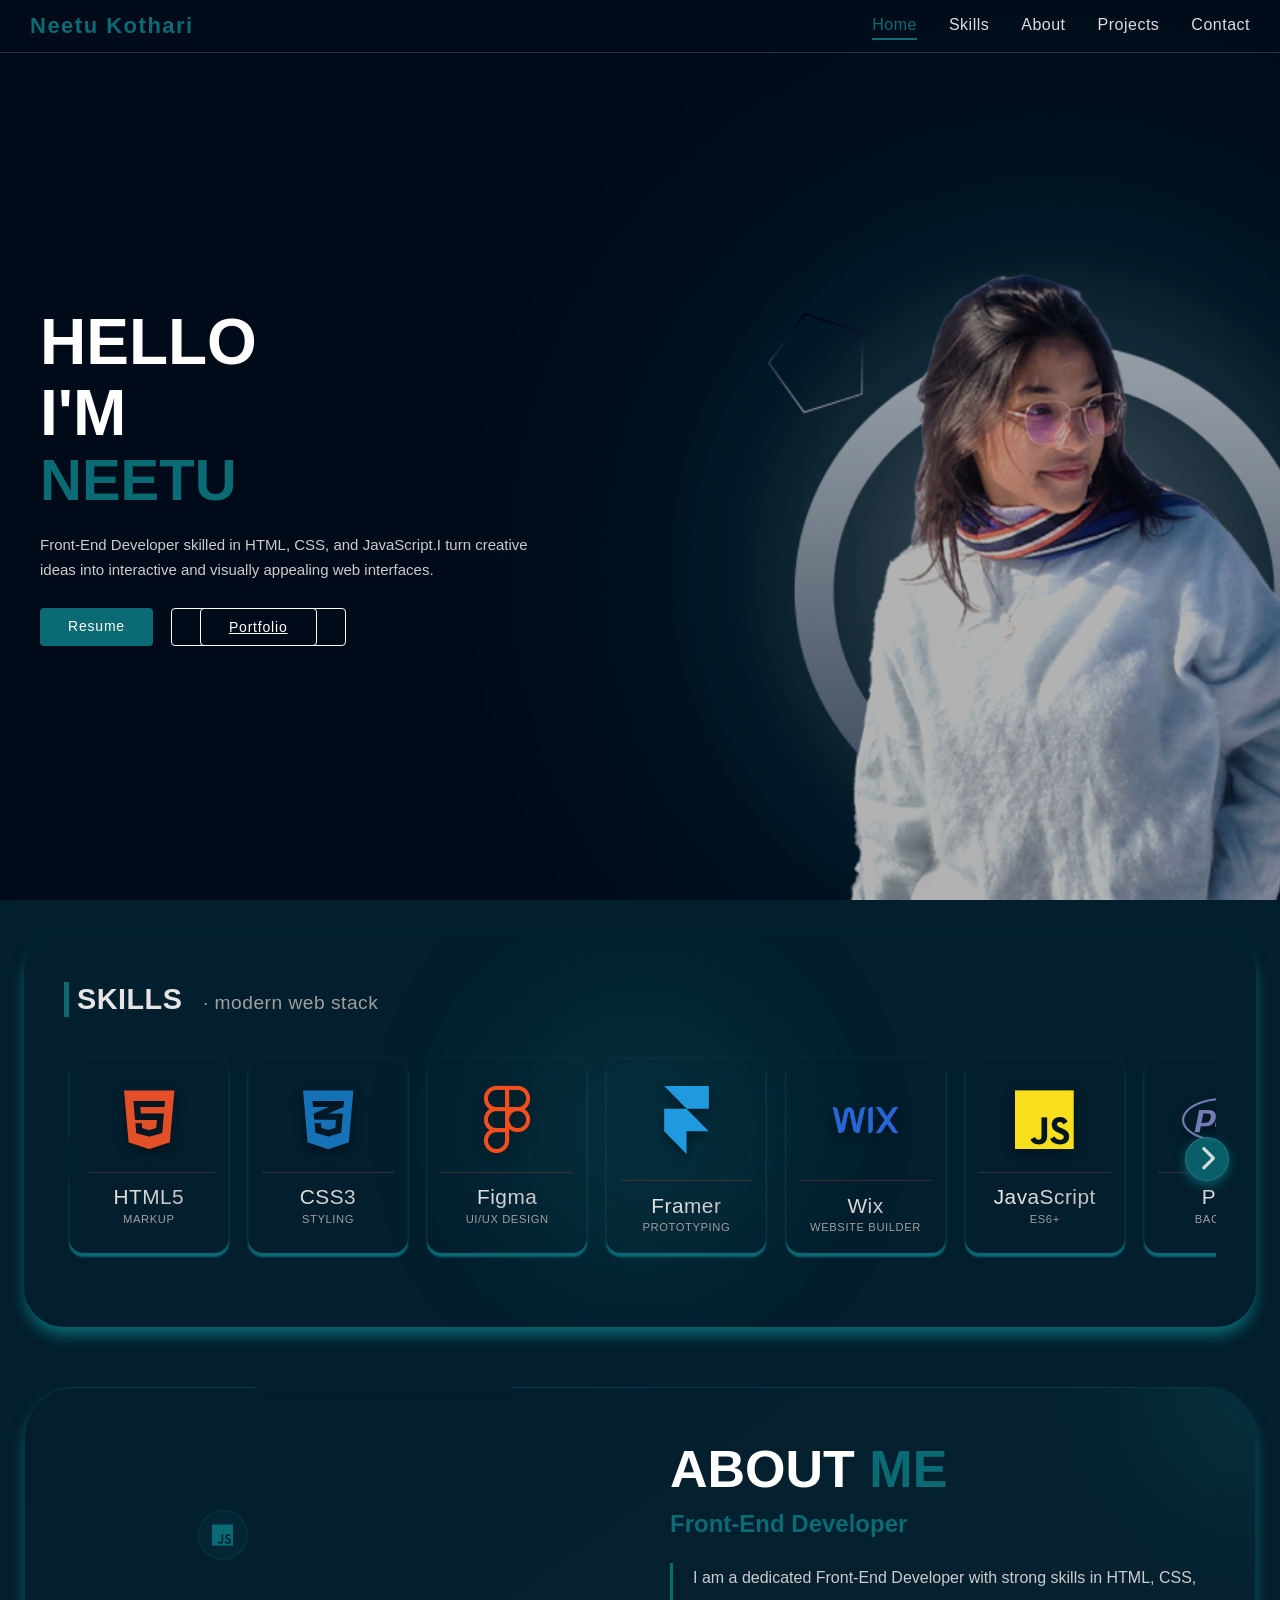
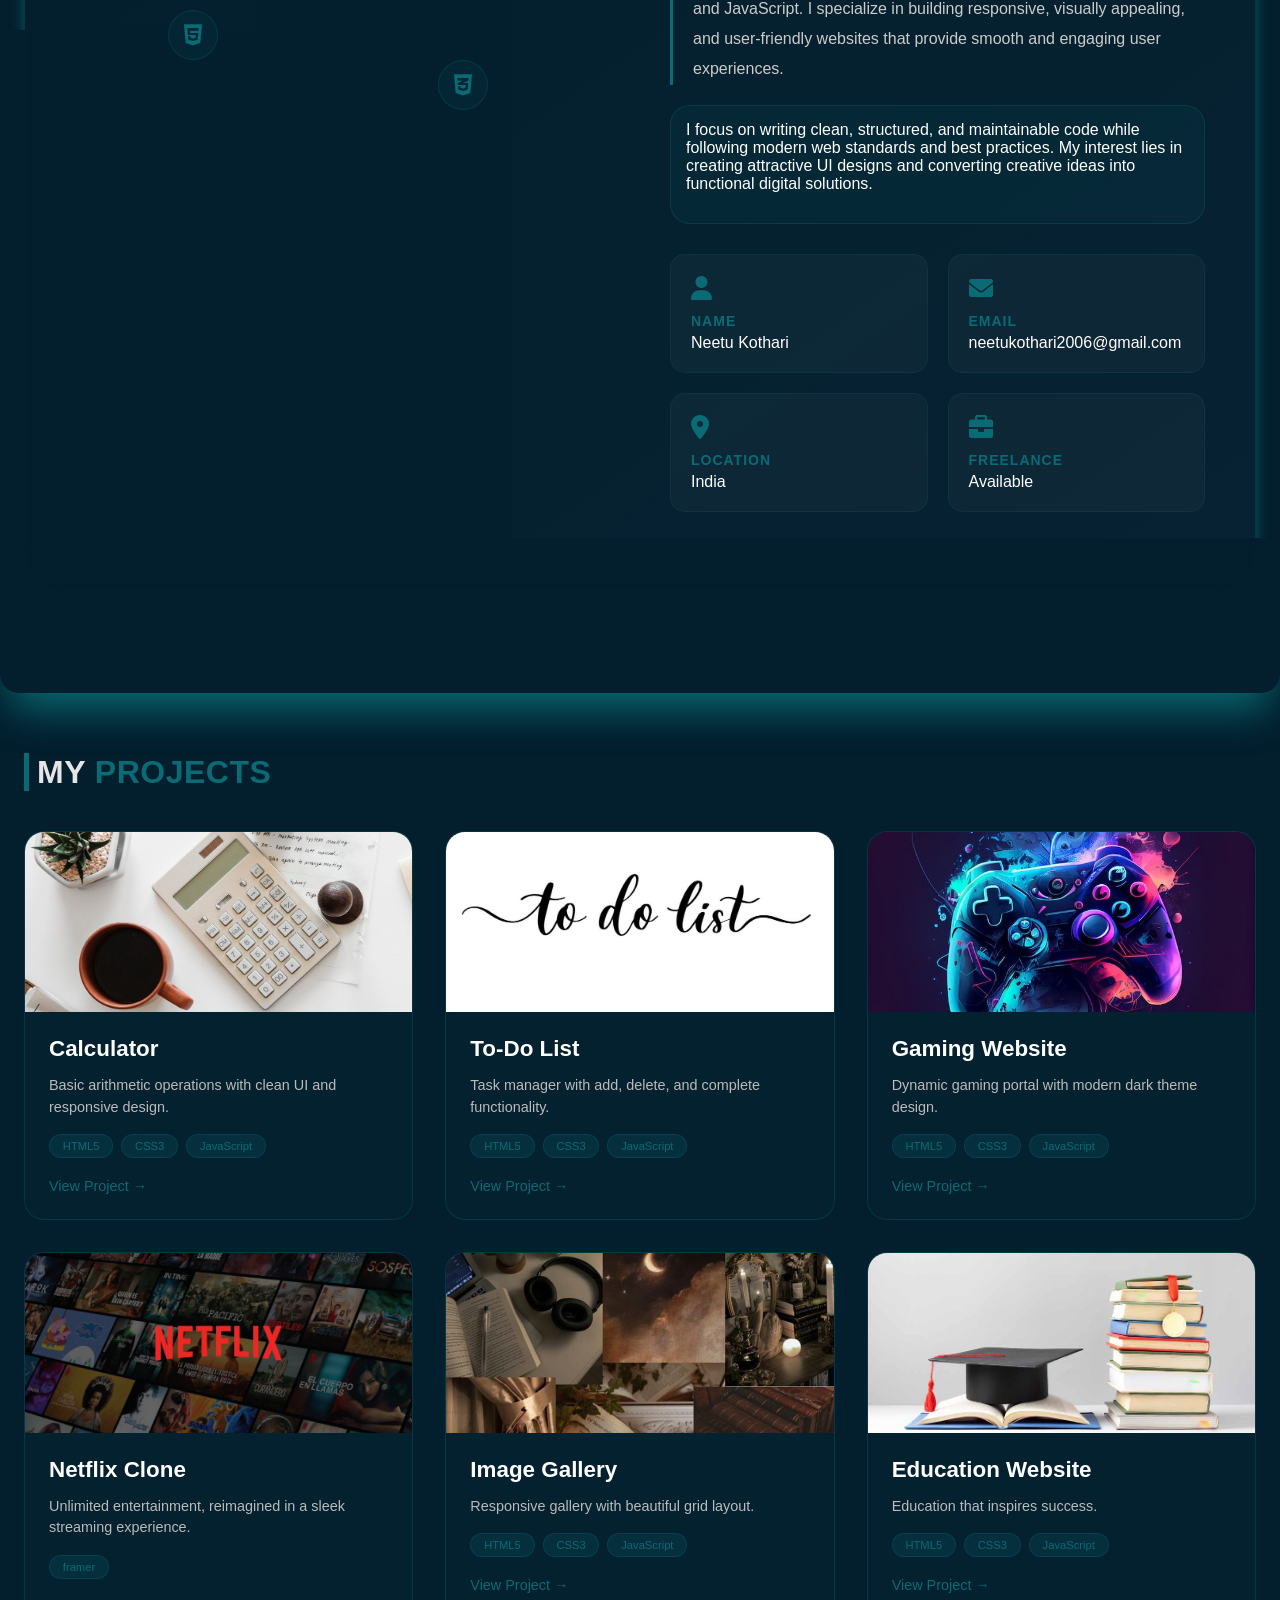
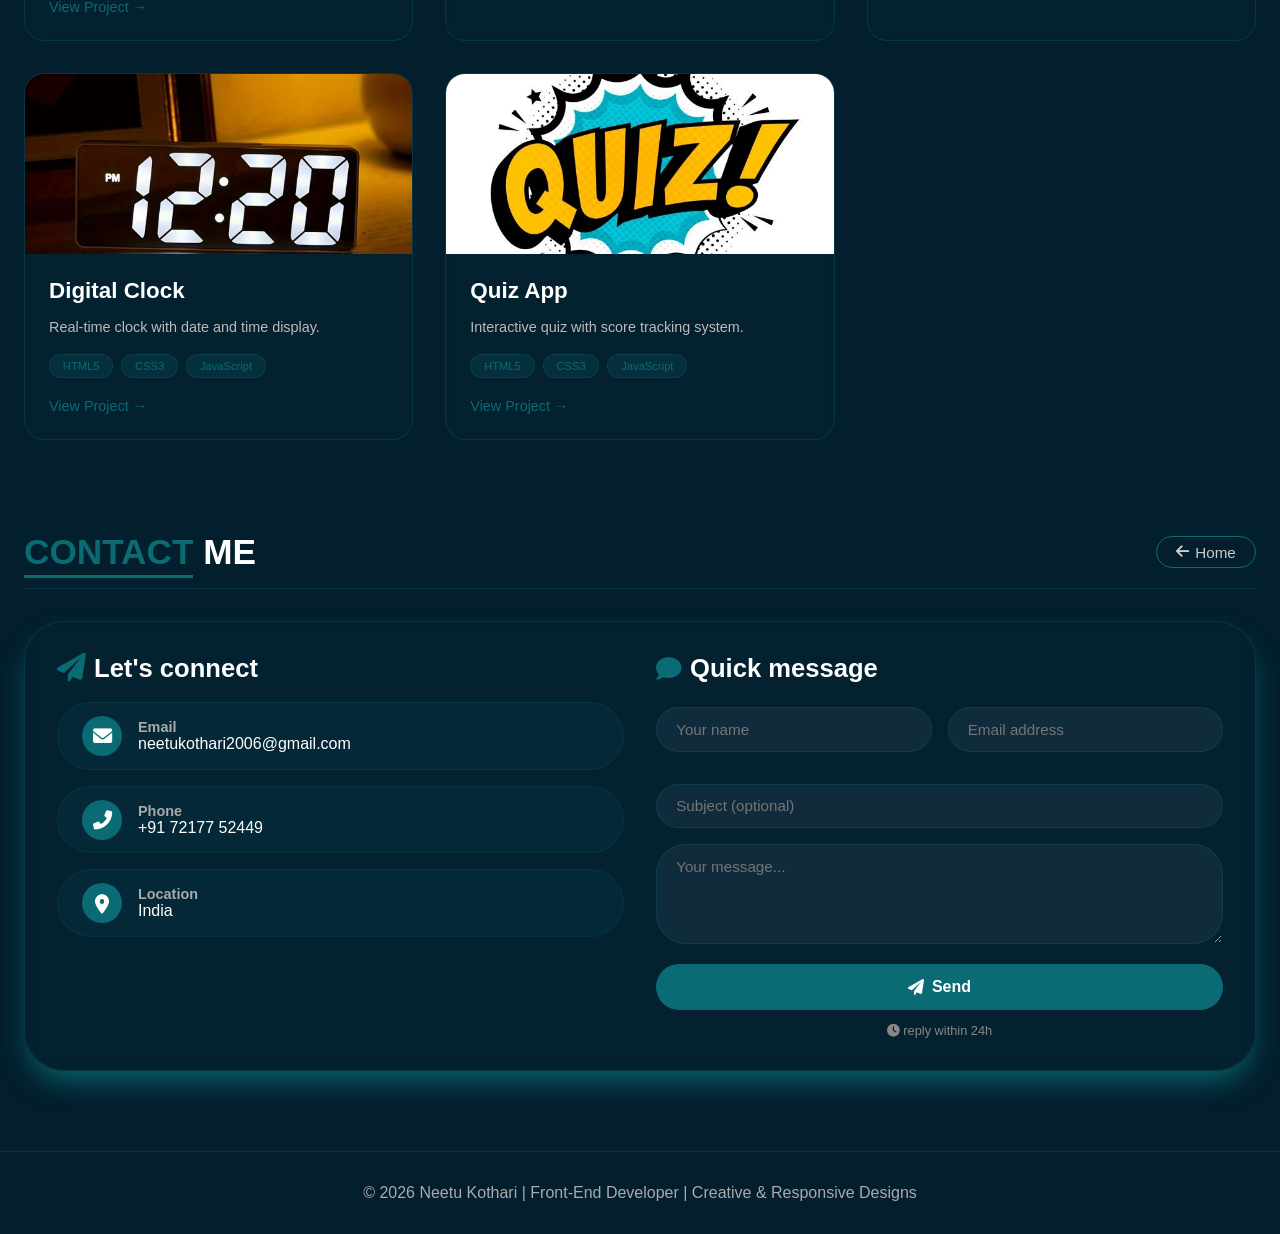
<file: portfolio.html>
<!DOCTYPE html>
<html lang="en">

<head>
    <meta charset="UTF-8">
    <meta name="viewport" content="width=device-width, initial-scale=1.0">
    <title>Neetu Kothari | portfolio real</title>
    <!-- Font Awesome for Icons -->
    <link rel="stylesheet" href="https://cdnjs.cloudflare.com/ajax/libs/font-awesome/6.0.0-beta3/css/all.min.css">
    <link rel="stylesheet" href="https://cdnjs.cloudflare.com/ajax/libs/font-awesome/6.0.0/css/all.min.css">

    <link rel="stylesheet" href="style.css">

</head>

<body>
    <div class="portfolio">
        <img src="media/neetu 4.png" class="bg-image" alt="Background">

        <div class="content">

            <nav class="navbar">
                <div class="nav-left">
                    <span class="name">Neetu Kothari</span>
                </div>
                <div class="nav-right">
                    <a href="#home" class="active">Home</a>
                    <a href="#skills">Skills</a>
                    <a href="#about">About</a>
                    <a href="#project">Projects</a>
                    <a href="#contact">Contact</a>
                </div>
            </nav>

            <div id="home" class="hero-section">
                <div class="hero-left">
                    <h1>
                        HELLO<br>I'M
                        <span>NEETU</span>
                    </h1>
                    <p class="hero-desc">
                        Front-End Developer skilled in HTML, CSS, and JavaScript.I turn creative ideas into interactive
                        and visually appealing web interfaces.
                    </p>
                    <div class="hero-buttons">
                        <a href="media/neetu_resume.pdf" class="btn btn-resume" target="_blank">Resume</a>
                        <button class="btn btn-portfolio">
                                <a href="https://www.behance.net/gallery/252849247/skincare-app-ui" class="btn btn-portfolio" target="_blank">Portfolio</a></button>
                    </div>
                </div>
                <div class="hero-right" style="display: none;">
                    <div class="profile-frame">
                        <img src="media/111.png" alt="Neetu">
                    </div>
                </div>
            </div>


        </div>
    </div>
    <!--skill html-->
    <div id="skills" class="gallery-wrapper">
        <div class="bg">
            <div class="skills-heading">
                SKILLS <span>· modern web stack</span>
            </div>

            <div class="carousel-container" id="carousel">
                <button class="nav-btn left" onclick="scrollSkills('left')" aria-label="Previous skills"><i
                        class="fas fa-chevron-left"></i></button>

                <div class="skills-track" id="skillsTrack">
                    <div class="skill-card">
                        <div class="logo"><i class="fab fa-html5"></i></div>
                        <div class="skill-name">HTML5</div>
                        <div class="skill-label">markup</div>
                    </div>

                    <div class="skill-card">
                        <div class="logo"><i class="fab fa-css3-alt"></i></div>
                        <div class="skill-name">CSS3</div>
                        <div class="skill-label">styling</div>
                    </div>

                    
                    <div class="skill-card">
                        <div class="logo"><i class="fa-brands fa-figma"></i></div>
                        <div class="skill-name">Figma</div>
                        <div class="skill-label">UI/UX design</div>
                    </div>
                    
                    <div class="skill-card">
                        <div class="logo"><img src="media/framer logo.webp"></div>
                        <div class="skill-name">Framer</div>
                        <div class="skill-label">Prototyping</div>
                    </div>
                    
                    <div class="skill-card">
                        <div class="logo"><img src="media/WIX-Logo.png"></div>
                        <div class="skill-name">Wix
                        </div>
                        <div class="skill-label">Website Builder</div>
                    </div>


                    <div class="skill-card">
                        <div class="logo"><i class="fab fa-js"></i></div>
                        <div class="skill-name">JavaScript</div>
                        <div class="skill-label">ES6+</div>
                    </div>

                    <div class="skill-card">
                        <div class="logo"><i class="fab fa-php"></i></div>
                        <div class="skill-name">PHP</div>
                        <div class="skill-label">backend</div>
                    </div>



                    <div class="skill-card">
                        <div class="logo"><i class="fas fa-database"></i></div>
                        <div class="skill-name">MySQL</div>
                        <div class="skill-label">database</div>
                    </div>

                    <div class="skill-card">
                        <div class="logo"><i class="fa-brands fa-wordpress"></i></div>
                        <div class="skill-name">WordPress</div>
                        <div class="skill-label">CMS</div>
                    </div>

                    <div class="skill-card">
                        <div class="logo"><i class="fa-brands fa-bootstrap"></i></div>
                        <div class="skill-name">Bootstrap</div>
                        <div class="skill-label">Library</div>
                    </div>


                </div>
                <button class="nav-btn right" onclick="scrollSkills('right')" aria-label="Next skills"><i
                        class="fas fa-chevron-right"></i></button>


            </div>
        </div>
        <!-- Creative About Section -->
        <div id="about" class="creative-about">
            <div class="creative-row">
                <div class="creative-image-col">
                    <div class="image-wrapper">
                        <img src="media/code.jpg" alt="Neetu Kothari">
                        <div class="floating-icons">
                            <div class="floating-icon"><i class="fab fa-html5"></i></div>
                            <div class="floating-icon"><i class="fab fa-css3-alt"></i></div>
                            <div class="floating-icon"><i class="fab fa-js"></i></div>
                        </div>
                    </div>
                </div>

                <div class="creative-text-col">
                    <h2 class="creative-title">ABOUT <span>ME</span></h2>
                    <h3 class="creative-subtitle">Front-End Developer</h3>

                    <p class="creative-description">
                        I am a dedicated Front-End Developer with strong skills in HTML, CSS, and JavaScript. I
                        specialize in building responsive, visually appealing, and user-friendly websites that provide
                        smooth and engaging user experiences.
                    </p>

                    <div class="highlight-box">
                        <p class="highlight-text">
                            I focus on writing clean, structured, and maintainable code while following modern web
                            standards and best practices. My interest lies in creating attractive UI designs and
                            converting creative ideas into functional digital solutions.
                        </p>

                    </div>

                    <div class="creative-details">
                        <div class="detail-card">
                            <div class="detail-icon"><i class="fas fa-user"></i></div>
                            <strong>Name</strong>
                            <p>Neetu Kothari</p>
                        </div>
                        <div class="detail-card">
                            <div class="detail-icon"><i class="fas fa-envelope"></i></div>
                            <strong>Email</strong>
                            <p>neetukothari2006@gmail.com</p>
                        </div>
                        <div class="detail-card">
                            <div class="detail-icon"><i class="fas fa-map-marker-alt"></i></div>
                            <strong>Location</strong>
                            <p>India</p>
                        </div>
                        <div class="detail-card">
                            <div class="detail-icon"><i class="fas fa-briefcase"></i></div>
                            <strong>Freelance</strong>
                            <p>Available</p>
                        </div>
                    </div>

                </div>
            </div>
        </div>
    </div>

    <!-- PROJECTS SECTION -->
    <section id="project" class="projects-section">
        <div class="projects-container">
            <div class="projects-heading">
                MY <span>PROJECTS</span>
            </div>
            <div class="projects-grid">
                <!-- Calculator -->
                <div class="project-card">
                    <div class="project-image">
                        <img src="media/calculator.jpg" alt="Calculator Project">
                    </div>
                    <div class="project-content">
                        <h3>Calculator</h3>
                        <p>Basic arithmetic operations with clean UI and responsive design.</p>
                        <div class="project-tech">
                            <span>HTML5</span>
                            <span>CSS3</span>
                            <span>JavaScript</span>
                        </div>
                        <a href="calc.html" class="project-link" target="_blank">View Project →</a>
                    </div>
                </div>

                <!-- To-Do List -->
                <div class="project-card">
                    <div class="project-image">
                        <img src="media/to-do-list.jpg" alt="To-Do List Project">
                    </div>
                    <div class="project-content">
                        <h3>To-Do List</h3>
                        <p>Task manager with add, delete, and complete functionality.</p>
                        <div class="project-tech">
                            <span>HTML5</span>
                            <span>CSS3</span>
                            <span>JavaScript</span>
                        </div>
                        <a href="to-do-list.html" class="project-link" target="_blank">View Project →</a>
                    </div>
                </div>

                <!-- Framer Website - Watch 
                <div class="project-card">
                    <div class="project-image">
                        <img src="media/watch website.jpg.jpg" alt="Framer Watch Website">
                    </div>
                    <div class="project-content">
                        <h3>Framer Watch Site</h3>
                        <p>Elegant watch brand website with smooth animations.</p>
                        <div class="project-tech">
                            <span>Framer</span>
                        </div>
                        <a href="https://framer.com/projects/BrightEdge-copy--IsDrfDsFmvh5uLLRm6Es-gm5sX" class="project-link" target="_blank">View Project →</a>
                    </div>
                </div>-->

                <!-- Gaming Website -->
                <div class="project-card">
                    <div class="project-image">
                        <img src="media/gaming.jpg" alt="Gaming Website">
                    </div>
                    <div class="project-content">
                        <h3>Gaming Website</h3>
                        <p>Dynamic gaming portal with modern dark theme design.</p>
                        <div class="project-tech">
                            <span>HTML5</span>
                            <span>CSS3</span>
                            <span>JavaScript</span>
                        </div>
                        <a href="pubg.html" class="project-link" target="_blank">View Project →</a>
                    </div>
                </div>

                <!-- Netflix Clone -->
                <div class="project-card">
                    <div class="project-image">
                        <img src="media/netflix website.jpg" alt="website">
                    </div>
                    <div class="project-content">
                        <h3>Netflix Clone</h3>
                        <p>Unlimited entertainment, reimagined in a sleek streaming experience.</p>
                        <div class="project-tech">
                            <span>framer</span>
                            
                        </div>
                        <a href="netflix.html" class="project-link" target="_blank">View Project →</a>
                    </div>
                </div>

                <!-- Image Gallery -->
                <div class="project-card">
                    <div class="project-image">
                        <img src="media/image gallery.jpg" alt="Image Gallery">
                    </div>
                    <div class="project-content">
                        <h3>Image Gallery</h3>
                        <p>Responsive gallery with beautiful grid layout.</p>
                        <div class="project-tech">
                            <span>HTML5</span>
                            <span>CSS3</span>
                            <span>JavaScript</span>
                        </div>
                        <a href="imagegallery.html" class="project-link" target="_blank">View Project →</a>
                    </div>
                </div>

                <!-- Login & Signup Multi-step -->
                <div class="project-card">
                    <div class="project-image">
                        <img src="media/education.jpg" alt="education website">
                    </div>
                    <div class="project-content">
                        <h3>Education Website</h3>
                        <p>Education that inspires success.</p>
                        <div class="project-tech">
                            <span>HTML5</span>
                            <span>CSS3</span>
                            <span>JavaScript</span>
                        </div>
                        <a href="education website.html" class="project-link" target="_blank">View Project →</a>
                    </div>
                </div>

                <!-- Digital Clock -->
                <div class="project-card">
                    <div class="project-image">
                        <img src="media/digital clock.jpg" alt="Digital Clock">
                    </div>
                    <div class="project-content">
                        <h3>Digital Clock</h3>
                        <p>Real-time clock with date and time display.</p>
                        <div class="project-tech">
                            <span>HTML5</span>
                            <span>CSS3</span>
                            <span>JavaScript</span>
                        </div>
                        <a href="digitalclock.html" class="project-link" target="_blank">View Project →</a>
                    </div>
                </div>

                <!-- Quiz App -->
                <div class="project-card">
                    <div class="project-image">
                        <img src="media/quiz app.jpg" alt="Quiz App">
                    </div>
                    <div class="project-content">
                        <h3>Quiz App</h3>
                        <p>Interactive quiz with score tracking system.</p>
                        <div class="project-tech">
                            <span>HTML5</span>
                            <span>CSS3</span>
                            <span>JavaScript</span>
                        </div>
                        <a href="quiz.html" class="project-link" target="_blank">View Project →</a>
                    </div>
                </div>

              
                </div>
            </div>
        </div>
    </section>
    <!--contact section-->
    <section id="contact" class="contact-compact">
        <div class="contact-header">
            <h2><span>CONTACT</span> ME</h2>
            <div class="back-home">
                <a href="#"><i class="fas fa-arrow-left"></i> Home</a>
            </div>
        </div>

        <div class="contact-grid-compact">
            <div class="compact-info">
                <h3><i class="fas fa-paper-plane"></i> Let's connect</h3>

                <div class="info-cards">
                    <div class="info-card-item">
                        <div class="info-icon"><i class="fas fa-envelope"></i></div>
                        <div class="info-text">
                            <h4>Email</h4>
                            <p><a href="mailto:neetukothari2006@gmail.com">neetukothari2006@gmail.com</a></p>
                        </div>
                    </div>
                    <div class="info-card-item">
                        <div class="info-icon"><i class="fas fa-phone-alt"></i></div>
                        <div class="info-text">
                            <h4>Phone</h4>
                            <p>+91 72177 52449</p>
                        </div>
                    </div>
                    <div class="info-card-item">
                        <div class="info-icon"><i class="fas fa-map-marker-alt"></i></div>
                        <div class="info-text">
                            <h4>Location</h4>
                            <p>India</p>
                        </div>
                    </div>
                </div>


            </div>


            <div class="compact-form">
                <h3><i class="fas fa-comment"></i> Quick message</h3>
                <form action="mailto:neetukothari2006@gmail.com" method="post" enctype="text/plain">
                    <div class="form-row">
                        <div class="form-group">
                            <input type="text" placeholder="Your name" required>
                        </div>
                        <div class="form-group">
                            <input type="email" placeholder="Email address" required>
                        </div>
                    </div>
                    <div class="form-group">
                        <input type="text" placeholder="Subject (optional)">
                    </div>
                    <div class="form-group">
                        <textarea placeholder="Your message..."></textarea>
                    </div>
                    <button type="submit" class="btn-send"><i class="fas fa-paper-plane"></i> Send</button>
                    <p class="footnote"><i class="fas fa-clock"></i> reply within 24h</p>
                </form>
            </div>
        </div>
    </section>
    <a href="https://wa.me/7217752449" target="_blank" id="waBtn">
        <span class="wa-tooltip">Chat with us</span>
        <span class="wa-icon">
            <i class="fab fa-whatsapp"></i>
        </span>
    </a>

    <!-- Scroll To Top Button -->
    <button id="topBtn">
        <i class="fas fa-arrow-up"></i>
    </button>

    <div class="footer-note">
        <p>© 2026 Neetu Kothari | Front-End Developer | Creative & Responsive Designs</p>
    </div>


    <script>

        const navLinks = document.querySelectorAll('.nav-right a');

        navLinks.forEach(link => {
            link.addEventListener('click', function () {
                navLinks.forEach(l => l.classList.remove('active'));
                this.classList.add('active');
            });
        });

        function scrollSkills(direction) {
            const track = document.getElementById('skillsTrack');
            const scrollAmount = 300;

            if (direction === 'left') {
                track.scrollBy({
                    left: -scrollAmount,
                    behavior: 'smooth'
                });
            } else {
                track.scrollBy({
                    left: scrollAmount,
                    behavior: 'smooth'
                });
            }
        }

        document.addEventListener('DOMContentLoaded', function () {
            const track = document.getElementById('skillsTrack');
            if (track) {

                track.style.scrollBehavior = 'smooth';
            }
        });

    </script>
    <script>
        const waBtn = document.getElementById("waBtn");
        const topBtn = document.getElementById("topBtn");

        window.addEventListener("scroll", () => {
            if (window.scrollY > 150) {
                waBtn.classList.add("show");
                topBtn.classList.add("show");
            } else {
                waBtn.classList.remove("show");
                topBtn.classList.remove("show");
            }
        });

        // Scroll to top
        topBtn.addEventListener("click", () => {
            window.scrollTo({
                top: 0,
                behavior: "smooth"
            });
        });
    </script>
</body>

</html>
</file>
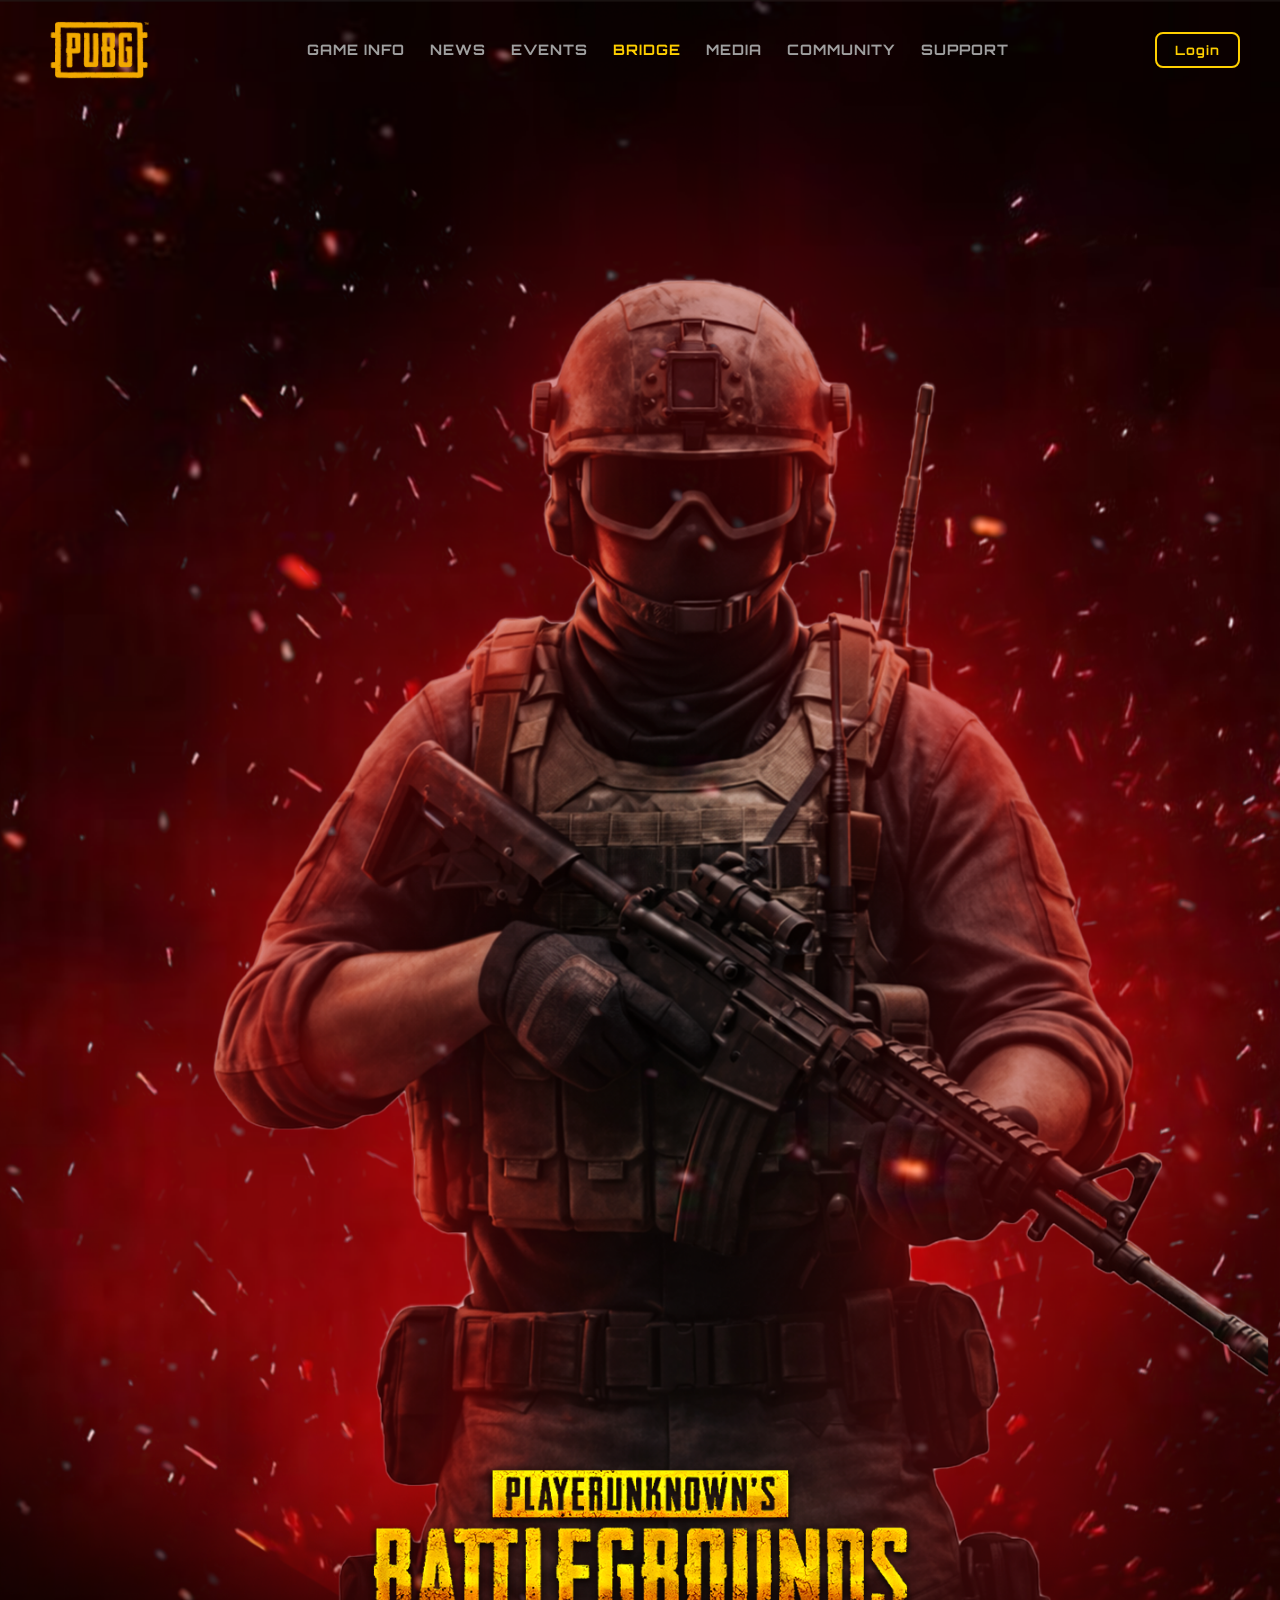
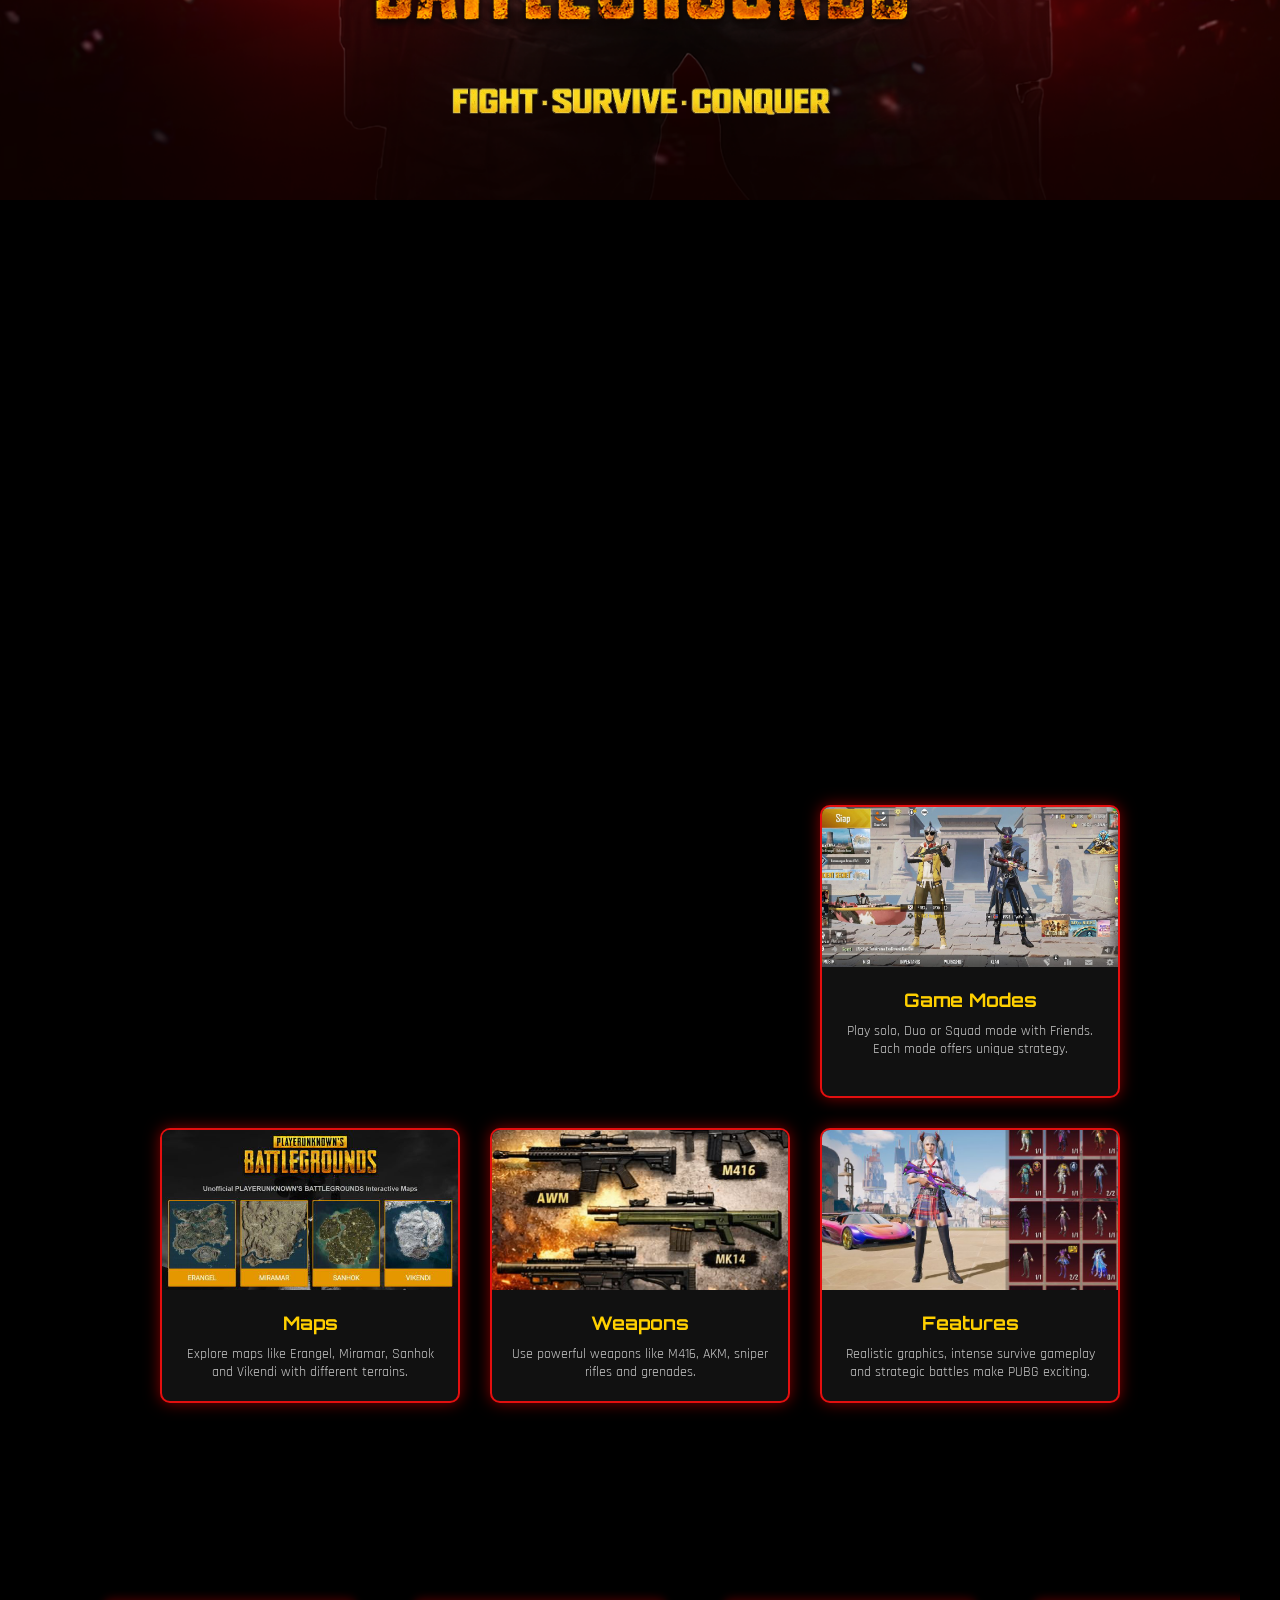
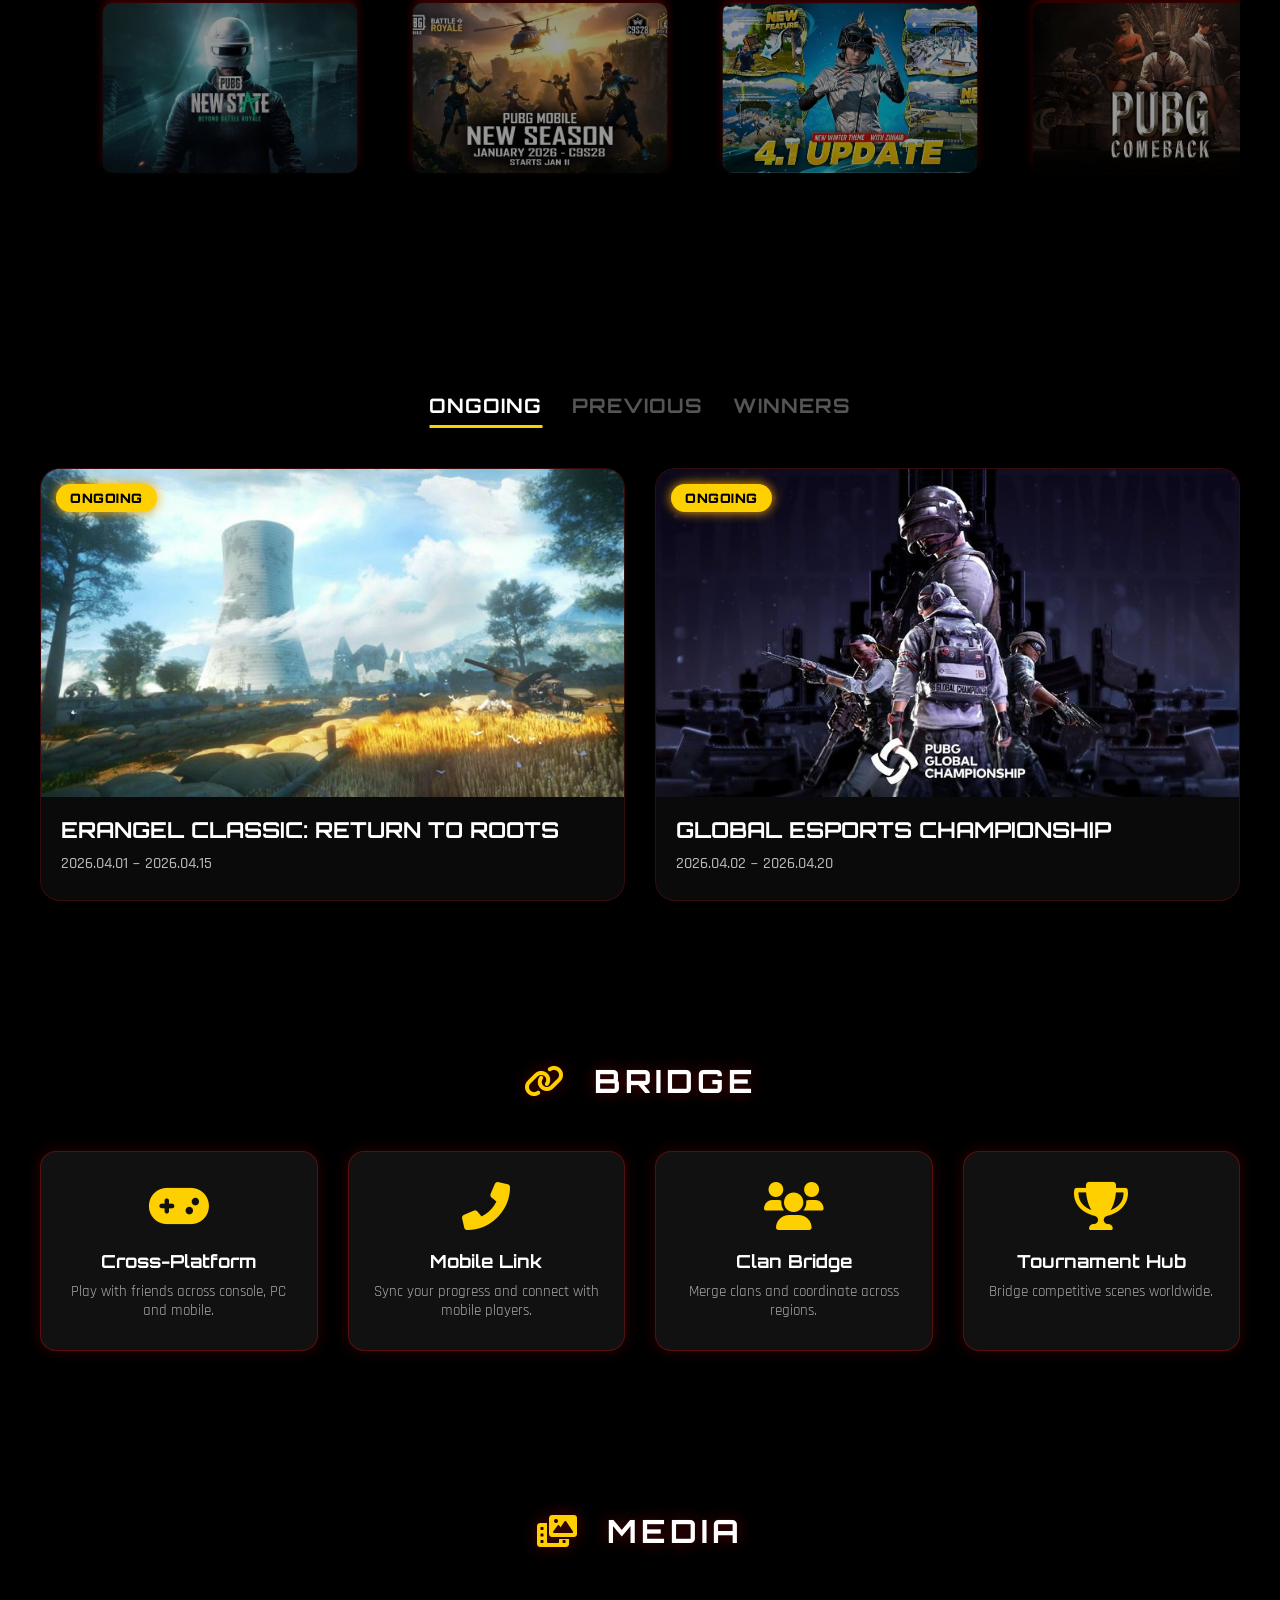
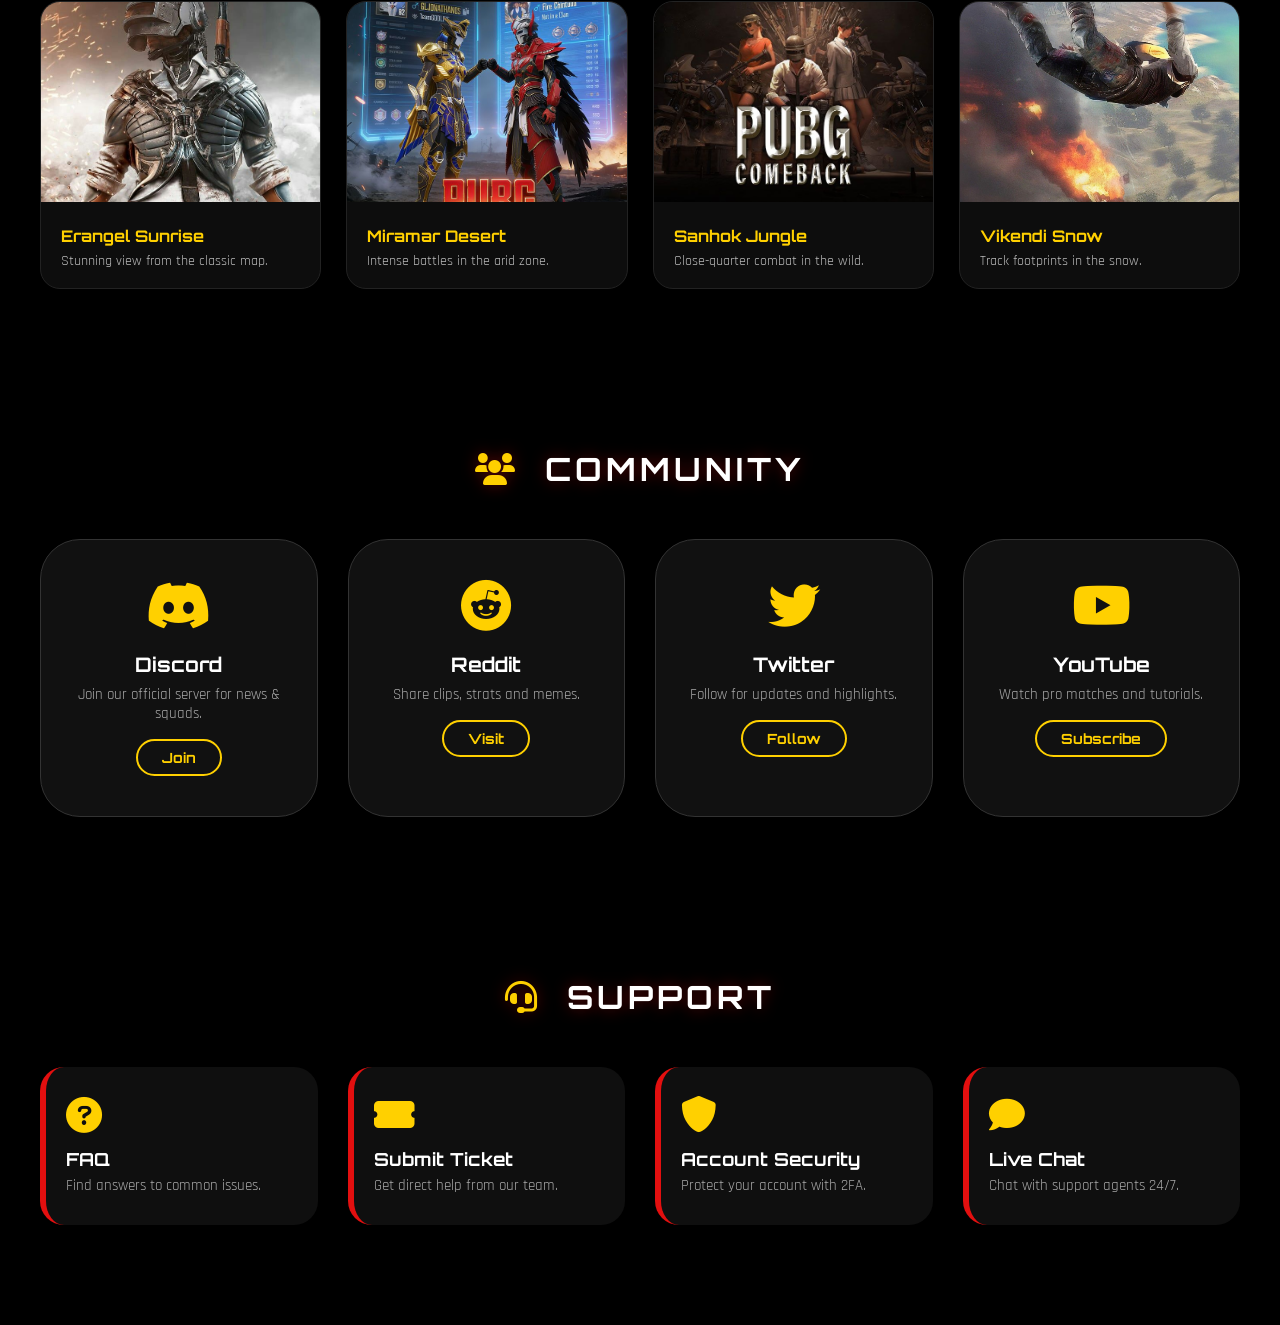
<file: pubg.html>
<!DOCTYPE html>
<html lang="en">

<head>
    <meta charset="UTF-8">
    <meta name="viewport" content="width=device-width, initial-scale=1.0, user-scalable=yes">
    <title>PUBG</title>
    <link rel="stylesheet" href="https://cdnjs.cloudflare.com/ajax/libs/font-awesome/6.0.0-beta3/css/all.min.css">
    <link
        href="https://fonts.googleapis.com/css2?family=Orbitron:wght@400;700;900&family=Rajdhani:wght@300;500;700&display=swap"
        rel="stylesheet">
    <style>
        * {
            margin: 0;
            padding: 0;
            box-sizing: border-box;
        }

        html,
        body {
            max-width: 100%;
            overflow-x: hidden;
            scroll-behavior: smooth;
            background: black;
            color: white;
            font-family: 'Rajdhani', sans-serif;
        }

        /* ----- HEADER / NAVIGATION (original preserved) ----- */
        .header {
            position: relative;
            width: 100%;
            height: 200vh;
            overflow: hidden;
        }

        .bg-image {
            position: absolute;
            top: 0;
            left: 0;
            width: 100%;
            height: 100%;
            object-fit: cover;
            object-position: center;
            z-index: 0;
        }

        .navbar {
            width: 100%;
            height: 100px;
            display: flex;
            align-items: center;
            justify-content: space-between;
            padding: 0 40px;
            position: relative;
            z-index: 2;
            max-width: 100%;
        }

        .image {
            width: 120px;
            opacity: 0;
            transform: translateX(-120px);
            animation: logoEnter 0.8s ease forwards;
            animation-delay: 0.3s;
        }

        @keyframes logoEnter {
            to {
                opacity: 1;
                transform: translateX(0);
            }
        }

        .nav-links {
            display: flex;
            gap: 25px;
            list-style: none;
            align-items: center;
        }

        .nav-link {
            text-decoration: none;
            color: #a0a0a0;
            font-family: 'Orbitron', sans-serif;
            font-size: 0.9rem;
            font-weight: 700;
            letter-spacing: 1px;
            text-transform: uppercase;
            position: relative;
            transition: 0.3s;
        }

        .nav-link::after {
            content: '';
            position: absolute;
            bottom: -5px;
            left: 0;
            width: 0%;
            height: 2px;
            background: #e47600;
            transition: 0.3s;
            box-shadow: 0 0 10px #ffd000;
        }

        .nav-link:hover {
            color: white;
            text-shadow: 0 0 8px rgba(255, 255, 255, 0.5);
        }

        .nav-link:hover::after {
            width: 100%;
        }

        .nav-link.bridge {
            color: #ffd000;
        }

        .nav-link.bridge::after {
            background: #ffd000;
            box-shadow: 0 0 10px #ffd000;
        }

        .right {
            display: flex;
            align-items: center;
        }

        #login {
            padding: 8px 18px;
            cursor: pointer;
            background: transparent;
            border-radius: 8px;
            border: 2px solid #ffd000;
            color: #ffd000;
            font-family: 'Orbitron', sans-serif;
            font-size: 0.8rem;
            font-weight: bold;
            letter-spacing: 1px;
            opacity: 0;
            transform: translateX(120px);
            animation: loginEnter 0.8s ease forwards;
            animation-delay: 0.6s;
        }

        @keyframes loginEnter {
            to {
                opacity: 1;
                transform: translateX(0);
            }
        }

        .nav-links li {
            opacity: 0;
            transform: translateY(-40px);
            animation: navDrop 0.6s ease forwards;
        }

        @keyframes navDrop {
            to {
                opacity: 1;
                transform: translateY(0);
            }
        }

        .nav-links li:nth-child(1) {
            animation-delay: 0.4s;
        }

        .nav-links li:nth-child(2) {
            animation-delay: 0.5s;
        }

        .nav-links li:nth-child(3) {
            animation-delay: 0.6s;
        }

        .nav-links li:nth-child(4) {
            animation-delay: 0.7s;
        }

        .nav-links li:nth-child(5) {
            animation-delay: 0.8s;
        }

        .nav-links li:nth-child(6) {
            animation-delay: 0.9s;
        }

        .nav-links li:nth-child(7) {
            animation-delay: 1s;
        }

        #login:hover {
            background: #e47600;
            color: black;
            box-shadow: 0 0 20px #e47600;
        }

        .image2 {
            position: absolute;
            top: 86%;
            left: 50%;
            transform: translate(-50%, -50%);
            width: 550px;
            max-width: 90%;
            z-index: 2;
        }

        .image3 {
            position: absolute;
            top: 95%;
            left: 50%;
            transform: translate(-50%, -50%);
            width: 450px;
            max-width: 80%;
            z-index: 2;
        }

        /* GALLERY (preserved) */
        .container {
            display: flex;
            align-items: center;
            gap: 20px;
            justify-content: center;
            margin-top: 100px;
            max-width: 100%;
            padding: 0 20px;
            flex-wrap: wrap;
        }

        .center {
            display: flex;
            flex-direction: column;
            gap: 20px;
        }

        .row {
            display: flex;
            gap: 20px;
            align-items: center;
            flex-wrap: wrap;
            justify-content: center;
        }

        .small,
        .big,
        .side img {
            max-width: 100%;
            height: auto;
            object-fit: cover;
        }

        .small {
            width: 140px;
            height: 140px;
            box-shadow: 0 0 20px #e30f0f;
        }

        .big {
            width: 250px;
            height: 160px;
            box-shadow: 0 0 20px #e30f0f;
            z-index: 5;
        }

        .side img {
            width: 120px;
            height: 120px;
            box-shadow: 0 0 20px #e30f0f;
        }

        .small,
        .big,
        .side img {
            opacity: 0;
            transition: all 0.8s cubic-bezier(0.4, 0, 0.2, 1);
        }

        .small.show,
        .big.show,
        .side img.show {
            opacity: 1;
            transform: translate(0, 0) scale(1) !important;
        }

        .side:first-child img {
            transform: translateX(-200px) rotate(-20deg);
            transition-delay: 0.2s;
        }

        .side:last-child img {
            transform: translateX(200px) rotate(20deg);
            transition-delay: 0.4s;
        }

        .row:first-child .small:nth-child(1) {
            transform: translateX(-300px) translateY(100px) rotate(-45deg);
            transition-delay: 0.1s;
        }

        .row:first-child .big {
            transform: translateY(200px) scale(0.5) rotate(180deg);
            transition-delay: 0.3s;
        }

        .row:first-child .small:nth-child(3) {
            transform: translateX(300px) translateY(100px) rotate(45deg);
            transition-delay: 0.5s;
        }

        .row:last-child .small:nth-child(1) {
            transform: translateX(-300px) translateY(-100px) rotate(45deg);
            transition-delay: 0.6s;
        }

        .row:last-child .big {
            transform: translateY(-200px) scale(0.5) rotate(-180deg);
            transition-delay: 0.8s;
        }

        .row:last-child .small:nth-child(3) {
            transform: translateX(300px) translateY(-100px) rotate(-45deg);
            transition-delay: 1s;
        }

        /* GAME INFO SECTION */
        .game-info {
            padding: 80px 10px;
            text-align: center;
        }

        .title {
            font-size: 28px;
            margin-bottom: 50px;
            letter-spacing: 4px;
            font-family: 'Orbitron', sans-serif;
            opacity: 0;
            transform: translateY(50px);
            transition: all 0.8s ease;
        }

        .title.show-title {
            opacity: 1;
            transform: translateY(0);
        }

        .split-text span {
            display: inline-block;
            opacity: 0;
            transform: translateY(80px) rotate(30deg);
            transition: all 0.6s ease;
        }

        .split-text span.show-letter {
            opacity: 1;
            transform: translateY(0) rotate(0);
        }

        .info-container {
            display: flex;
            flex-wrap: wrap;
            justify-content: center;
            gap: 30px;
            max-width: 100%;
            padding: 0 20px;
        }

        .card {
            width: 30%;
            max-width: 300px;
            min-width: 250px;
            background: #111;
            position: relative;
            cursor: pointer;
            border-radius: 10px;
            overflow: hidden;
            text-align: center;
            padding-bottom: 20px;
            border: 2px solid #e30f0f;
            box-shadow: 0 0 15px rgba(255, 0, 0, 0.5);
            opacity: 0;
            transform: translateY(50px);
            transition: all 0.8s ease;
        }

        .card.show-card {
            opacity: 1;
            transform: translateY(0);
        }

        .card::before {
            content: "";
            position: absolute;
            top: 50%;
            left: 50%;
            width: 0%;
            height: 300px;
            opacity: 50%;
            background: linear-gradient(90deg, transparent, #e30f0f, transparent);
            transform: translate(-50%, -50%);
            transition: 0.5s;
            z-index: 1;
        }

        .card:hover::before {
            width: 120%;
        }

        .card img {
            width: 100%;
            height: 160px;
            object-fit: cover;
        }

        .card h3 {
            color: #ffd000;
            margin: 15px 0 10px;
            font-family: 'Orbitron', sans-serif;
            position: relative;
            z-index: 2;
        }

        .card p {
            font-size: 14px;
            padding: 0 15px;
            color: #ccc;
            position: relative;
            z-index: 2;
        }

        /* NEWS SECTION */
        .news-text {
            font-size: 28px;
            margin-bottom: 50px;
            letter-spacing: 4px;
            text-align: center;
            font-family: 'Orbitron', sans-serif;
            opacity: 0;
            transform: translateY(50px);
            transition: all 0.8s ease;
        }

        .news-text.show-news {
            opacity: 1;
            transform: translateY(0);
        }

        .news-text span {
            display: inline-block;
            opacity: 0;
            transform: translateY(80px) rotate(30deg);
            transition: all 0.6s ease;
        }

        .news-text span.show-letter {
            opacity: 1;
            transform: translateY(0) rotate(0);
        }

        .news {
            min-height: 20vh;
            display: flex;
            align-items: center;
            justify-content: center;
            padding: 0 40px;
            margin-bottom: 80px;
        }

        .news-container {
            display: flex;
            gap: 10px;
            overflow-x: auto;
            scroll-behavior: smooth;
            padding: 20px 40px;
            cursor: grab;
            transition: all 0.2s ease;
            max-width: 1200px;
            margin: auto;
            scroll-snap-type: x mandatory;
        }

        .news-container::-webkit-scrollbar {
            display: none;
        }

        .info {
            margin: 0;
            flex: 0 0 auto;
            width: 300px;
            height: 200px;
            background: #111;
            border-radius: 12px;
            overflow: hidden;
            transition: 0.4s;
            box-shadow: 0 -6px 10px rgba(255, 0, 0, 0.4);
            scroll-snap-align: center;
            transform: scale(0.85);
            opacity: 0.6;
        }

        .info:hover {
            transform: scale(1.05);
            opacity: 1;
            box-shadow: -6px 15px 25px rgba(255, 0, 0, 0.5);
        }

        .info img {
            width: 100%;
            height: 100%;
            object-fit: cover;
        }

        /* ----- EVENTS SECTION (INTENSE RED BOX SHADOW) ----- */
        .events-text {
            font-size: 28px;
            margin-bottom: 50px;
            letter-spacing: 4px;
            text-align: center;
            font-family: 'Orbitron', sans-serif;
            opacity: 0;
            transform: translateY(50px);
            transition: all 0.8s ease;
        }

        .events-text.show-events {
            opacity: 1;
            transform: translateY(0);
        }

        .events-text span {
            display: inline-block;
            opacity: 0;
            transform: translateY(80px) rotate(30deg);
            transition: all 0.6s ease;
        }

        .events-text span.show-letter {
            opacity: 1;
            transform: translateY(0) rotate(0);
        }

        .events-section {
            padding: 20px 40px 100px;
            max-width: 1400px;
            margin: auto;
        }

        .events-controls {
            display: flex;
            justify-content: center;
            gap: 30px;
            margin-bottom: 40px;
        }

        .event-tab {
            background: transparent;
            border: none;
            color: #555;
            font-family: 'Orbitron', sans-serif;
            font-size: 20px;
            font-weight: 700;
            cursor: pointer;
            position: relative;
            padding-bottom: 10px;
            transition: 0.3s;
            letter-spacing: 1px;
        }

        .event-tab:hover {
            color: #ccc;
        }

        .event-tab.active {
            color: white;
        }

        .event-tab::after {
            content: '';
            position: absolute;
            bottom: 0;
            left: 50%;
            transform: translateX(-50%);
            width: 0;
            height: 3px;
            background: #ffd000;
            transition: 0.3s;
        }

        .event-tab.active::after {
            width: 100%;
        }

        .events-grid {
            display: grid;
            grid-template-columns: repeat(auto-fit, minmax(350px, 1fr));
            gap: 30px;
            transition: opacity 0.5s ease;
        }

        .events-grid.hidden,
        .events-winners.hidden {
            display: none;
        }

        .event-card {
            background: #0a0a0a;
            border-radius: 20px;
            overflow: hidden;
            cursor: pointer;
            transition: all 0.35s cubic-bezier(0.2, 0.9, 0.4, 1.1);
            box-shadow: 0 8px 20px rgba(0, 0, 0, 0.5), 0 0 0px rgba(255, 0, 0, 0);
            border: 1px solid rgba(227, 15, 15, 0.2);
        }

        .event-card:hover {
            transform: translateY(-8px);
            box-shadow: 0 24px 35px -12px #cc0000,
                0 0 0 2px rgba(227, 15, 15, 0.4),
                0 0 22px 6px #e30f0f,
                0 0 12px 3px #ff2222 inset;
            transition: all 0.3s ease-out;
            border-color: #e30f0f;
        }

        .event-card:active {
            transform: translateY(-3px);
            box-shadow: 0 15px 25px -8px #b00000, 0 0 18px 5px #ff3333;
        }

        .event-image-wrapper {
            position: relative;
            width: 100%;
            aspect-ratio: 16 / 9;
            overflow: hidden;
            background: #111;
        }

        .event-image-wrapper img {
            width: 100%;
            height: 100%;
            object-fit: cover;
            transition: transform 0.5s ease;
        }

        .event-card:hover .event-image-wrapper img {
            transform: scale(1.05);
        }

        .event-status {
            position: absolute;
            top: 15px;
            left: 15px;
            padding: 6px 14px;
            font-family: 'Orbitron', sans-serif;
            font-size: 13px;
            font-weight: 900;
            z-index: 2;
            border-radius: 40px;
            backdrop-filter: blur(6px);
            letter-spacing: 0.5px;
        }

        .ongoing-status {
            background: #ffd000;
            color: black;
            box-shadow: 0 0 12px #ffaa00;
        }

        .ended-status {
            background: #ffd000;
            color: #000000;
            box-shadow: 0 0 6px #ffd000;
        }

        .event-text {
            padding: 20px 20px 26px;
        }

        .event-text h3 {
            font-family: 'Orbitron', sans-serif;
            font-size: 22px;
            color: white;
            margin-bottom: 10px;
            line-height: 1.2;
            transition: color 0.2s, text-shadow 0.2s;
        }

        .event-card:hover .event-text h3 {
            color: #ff6666;
            text-shadow: 0 0 6px #ff0000;
        }

        .event-date {
            font-family: 'Rajdhani', sans-serif;
            color: #bbb;
            font-size: 16px;
            font-weight: 500;
        }

        .events-winners {
            max-width: 800px;
            margin: auto;
            background: rgba(0, 0, 0, 0.65);
            border-radius: 28px;
            padding: 24px;
            backdrop-filter: blur(3px);
            border: 1px solid #e30f0f40;
            box-shadow: 0 10px 25px rgba(227, 15, 15, 0.2);
        }

        .winner-header {
            text-align: center;
            border-bottom: 2px solid #e30f0f;
            padding-bottom: 20px;
            margin-bottom: 20px;
        }

        .winner-header h3 {
            font-family: 'Orbitron', sans-serif;
            font-size: 24px;
            color: white;
        }

        .winner-header .highlight {
            color: #ff4d4d;
            text-shadow: 0 0 5px #ff0000;
        }

        .leaderboard {
            display: flex;
            flex-direction: column;
            gap: 12px;
        }

        .lb-row {
            display: flex;
            align-items: center;
            background: #0f0f0f;
            padding: 14px 22px;
            border-left: 5px solid transparent;
            transition: 0.3s;
            border-radius: 14px;
        }

        .lb-row:hover {
            background: #1c1c1c;
            transform: scale(1.01);
            box-shadow: 0 0 12px rgba(227, 15, 15, 0.3);
        }

        .lb-first {
            border-left-color: #e30f0f;
            background: #1a0808;
        }

        .lb-first:hover {
            background: #2d1010;
        }

        .lb-rank {
            font-family: 'Orbitron', sans-serif;
            font-size: 20px;
            font-weight: 900;
            color: #aaa;
            width: 60px;
        }

        .lb-first .lb-rank {
            color: #ff4d4d;
        }

        .lb-team {
            flex: 1;
            font-family: 'Orbitron', sans-serif;
            font-size: 18px;
            color: #f0f0f0;
        }

        .lb-pts {
            font-weight: bold;
            color: #ff9999;
            font-size: 18px;
        }

        /* ===== NEW SECTIONS: BRIDGE, MEDIA, COMMUNITY, SUPPORT ===== */
        .section-container {
            max-width: 1400px;
            margin: 0 auto;
            padding: 60px 40px 100px;
        }

        .section-title {
            font-family: 'Orbitron', sans-serif;
            font-size: 32px;
            text-align: center;
            margin-bottom: 50px;
            letter-spacing: 4px;
            color: #fff;
            text-shadow: 0 0 15px rgba(227, 15, 15, 0.4);
        }
        .section-title i {
            color: #ffd000;
            margin-right: 12px;
        }

        .bridge-grid {
            display: grid;
            grid-template-columns: repeat(auto-fit, minmax(260px, 1fr));
            gap: 30px;
        }
        .bridge-item {
            background: #111;
            border-radius: 16px;
            padding: 30px 20px;
            text-align: center;
            border: 1px solid #e30f0f55;
            transition: 0.3s;
            box-shadow: 0 0 15px rgba(227, 15, 15, 0.2);
        }
        .bridge-item:hover {
            transform: translateY(-10px);
            border-color: #e30f0f;
            box-shadow: 0 0 30px #e30f0f66;
        }
        .bridge-item i {
            font-size: 48px;
            color: #ffd000;
            margin-bottom: 20px;
        }
        .bridge-item h3 {
            font-family: 'Orbitron', sans-serif;
            font-size: 18px;
            margin-bottom: 10px;
            color: #fff;
        }
        .bridge-item p {
            color: #aaa;
            font-size: 15px;
        }

        .media-grid {
            display: grid;
            grid-template-columns: repeat(auto-fit, minmax(280px, 1fr));
            gap: 25px;
        }
        .media-card {
            background: #0d0d0d;
            border-radius: 20px;
            overflow: hidden;
            transition: 0.3s;
            border: 1px solid #222;
        }
        .media-card:hover {
            transform: scale(1.02);
            border-color: #e30f0f;
            box-shadow: 0 0 25px #e30f0f55;
        }
        .media-card img {
            width: 100%;
            height: 200px;
            object-fit: cover;
        }
        .media-card .media-body {
            padding: 18px 20px;
        }
        .media-card .media-body h4 {
            font-family: 'Orbitron', sans-serif;
            font-size: 16px;
            color: #ffd000;
        }
        .media-card .media-body p {
            color: #bbb;
            font-size: 14px;
            margin-top: 6px;
        }

        .community-grid {
            display: grid;
            grid-template-columns: repeat(auto-fit, minmax(240px, 1fr));
            gap: 30px;
            text-align: center;
        }
        .community-item {
            background: #111;
            padding: 40px 20px;
            border-radius: 40px;
            border: 1px solid #333;
            transition: 0.3s;
        }
        .community-item:hover {
            border-color: #ffd000;
            box-shadow: 0 0 30px #ffd00033;
            transform: translateY(-6px);
        }
        .community-item i {
            font-size: 52px;
            color: #ffd000;
            margin-bottom: 20px;
        }
        .community-item h3 {
            font-family: 'Orbitron', sans-serif;
            font-size: 20px;
            color: #fff;
        }
        .community-item p {
            color: #aaa;
            font-size: 15px;
            margin-top: 8px;
        }
        .community-item .btn-comm {
            display: inline-block;
            margin-top: 16px;
            padding: 8px 24px;
            border: 2px solid #ffd000;
            border-radius: 40px;
            color: #ffd000;
            font-weight: 700;
            font-size: 14px;
            transition: 0.3s;
            cursor: pointer;
            background: transparent;
            text-decoration: none;
            font-family: 'Orbitron', sans-serif;
        }
        .community-item .btn-comm:hover {
            background: #ffd000;
            color: black;
            box-shadow: 0 0 25px #ffd000;
        }

        .support-grid {
            display: grid;
            grid-template-columns: repeat(auto-fit, minmax(240px, 1fr));
            gap: 30px;
        }
        .support-item {
            background: #0f0f0f;
            padding: 30px 20px;
            border-radius: 24px;
            border-left: 6px solid #e30f0f;
            transition: 0.3s;
        }
        .support-item:hover {
            background: #1a1a1a;
            box-shadow: 0 0 25px #e30f0f44;
        }
        .support-item i {
            font-size: 36px;
            color: #ffd000;
            margin-bottom: 15px;
        }
        .support-item h3 {
            font-family: 'Orbitron', sans-serif;
            font-size: 18px;
            color: #fff;
        }
        .support-item p {
            color: #aaa;
            font-size: 15px;
            margin-top: 6px;
        }

        /* Responsive */
        @media (max-width: 768px) {
            .navbar {
                padding: 0 20px;
            }
            .nav-links {
                gap: 15px;
            }
            .nav-link {
                font-size: 0.8rem;
            }
            .image2 {
                width: 90%;
            }
            .image3 {
                width: 70%;
            }
            .container {
                flex-direction: column;
            }
            .row {
                flex-wrap: wrap;
                justify-content: center;
            }
            .card {
                width: 100%;
                max-width: 350px;
            }
            .title,
            .news-text,
            .events-text,
            .section-title {
                font-size: 24px;
            }
            .events-controls {
                gap: 15px;
            }
            .event-tab {
                font-size: 16px;
            }
            .events-section {
                padding: 20px 20px 60px;
            }
            .events-grid {
                grid-template-columns: 1fr;
                gap: 25px;
            }
            .section-container {
                padding: 40px 20px 60px;
            }
        }

        @media (max-width: 480px) {
            .nav-links {
                display: none;
            }
            .image {
                width: 80px;
            }
            .title,
            .news-text,
            .events-text,
            .section-title {
                font-size: 20px;
            }
            .small {
                width: 100px;
                height: 100px;
            }
            .big {
                width: 180px;
                height: 120px;
            }
            .side img {
                width: 80px;
                height: 80px;
            }
            .event-text h3 {
                font-size: 18px;
            }
        }
    </style>
</head>

<body>
    <div class="header">
        <img src="media/pubgimage.png" class="bg-image" alt="bg">
        <div class="navbar">
            <img class="image" src="media/pubg-logo-0.png" alt="logo">
            <ul class="nav-links">
                <li><a href="#game" class="nav-link">GAME INFO</a></li>
                <li><a href="#news" class="nav-link">NEWS</a></li>
                <li><a href="#events-anchor" class="nav-link">EVENTS</a></li>
                <li><a href="#bridge" class="nav-link bridge">BRIDGE</a></li>
                <li><a href="#media" class="nav-link">MEDIA</a></li>
                <li><a href="#community" class="nav-link">COMMUNITY</a></li>
                <li><a href="#support" class="nav-link">SUPPORT</a></li>
            </ul>
            <div class="right">
                <button id="login">Login</button>
            </div>
        </div>
        <img class="image2" src="media/textpubg.png" alt="pubg title">
        <img class="image3" src="media/text2pubg.png" alt="tagline">
    </div>
    <!-- GALLERY -->
    <div class="container">
        <div class="side"><img src="media/pg1.jpg" alt="side"></div>
        <div class="center">
            <div class="row"><img src="media/pg2.jpg" class="small"><img src="media/pg3.jpg" class="big"><img
                    src="media/pg8.jpg" class="small"></div>
            <div class="row"><img src="media/pg4.jpg" class="small"><img src="media/pg5.jpg" class="big"><img
                    src="media/pg6.jpg" class="small"></div>
        </div>
        <div class="side"><img src="media/pg7.jpg" alt="side"></div>
    </div>

    <section id="game" class="game-info">
        <h1 class="title split-text">
            <span>G</span><span>A</span><span>M</span><span>E</span><span>&nbsp;</span><span>I</span><span>N</span><span>F</span><span>O</span>
        </h1>
        <div class="info-container">
            <div class="card"><img src="media/aboutpubg.jpg">
                <h3>About Game</h3>
                <p>PUBG is a battle royale game where 100 players land on an island and fight to survive.</p>
            </div>
            <div class="card"><img src="media/gameplay.jpg">
                <h3>Gameplay</h3>
                <p>Players parachute onto the map, collect weapons, stay inside the safe zone and eliminate enemies.</p>
            </div>
            <div class="card"><img src="media/gamemode.jpg">
                <h3>Game Modes</h3>
                <p>Play solo, Duo or Squad mode with Friends. Each mode offers unique strategy.</p>
            </div>
            <div class="card"><img src="media/maps.png">
                <h3>Maps</h3>
                <p>Explore maps like Erangel, Miramar, Sanhok and Vikendi with different terrains.</p>
            </div>
            <div class="card"><img src="media/weapons.jpg.png">
                <h3>Weapons</h3>
                <p>Use powerful weapons like M416, AKM, sniper rifles and grenades.</p>
            </div>
            <div class="card"><img src="media/features.jpg">
                <h3>Features</h3>
                <p>Realistic graphics, intense survive gameplay and strategic battles make PUBG exciting.</p>
            </div>
        </div>
    </section>

    <h1 class="news-text" id="news"><span>N</span><span>E</span><span>W</span><span>S</span></h1>
    <section class="news">
        <div class="news-container">
            <div class="info"><img src="media/news1.jpg"></div>
            <div class="info"><img src="media/news2.jpg"></div>
            <div class="info"><img src="media/news3.jpg"></div>
            <div class="info"><img src="media/news4.jpg"></div>
            <div class="info"><img src="media/news5.jpg"></div>
            <div class="info"><img src="media/news6.jpg"></div>
            <div class="info"><img src="media/news7.jpg"></div>
        </div>
    </section>

    <h1 class="events-text" id="events-anchor">
        <span>E</span><span>V</span><span>E</span><span>N</span><span>T</span><span>S</span></h1>
    <section id="events" class="events-section">
        <div class="events-controls">
            <button class="event-tab active" data-tab="ongoing">ONGOING</button>
            <button class="event-tab" data-tab="previous">PREVIOUS</button>
            <button class="event-tab" data-tab="winners">WINNERS</button>
        </div>
        <div class="events-grid" id="ongoing-events">
            <div class="event-card">
                <div class="event-image-wrapper">
                    <div class="event-status ongoing-status">ONGOING</div>
                    <img src="media/038ad90dbae6f9905ba0bc72f201cc30.jpg" alt="Erangel Classic">
                </div>
                <div class="event-text">
                    <h3>ERANGEL CLASSIC: RETURN TO ROOTS</h3>
                    <p class="event-date">2026.04.01 ~ 2026.04.15</p>
                </div>
            </div>
            <div class="event-card">
                <div class="event-image-wrapper">
                    <div class="event-status ongoing-status">ONGOING</div>
                    <img src="media/15e973be5cfa1efcca740f631e0e55c8.jpg" alt="Global Esports">
                </div>
                <div class="event-text">
                    <h3>GLOBAL ESPORTS CHAMPIONSHIP</h3>
                    <p class="event-date">2026.04.02 ~ 2026.04.20</p>
                </div>
            </div>
        </div>
        <div class="events-grid hidden" id="previous-events">
            <div class="event-card">
                <div class="event-image-wrapper">
                    <div class="event-status ended-status">ENDED</div>
                    <img src="media/8c5507c90173de666558429c793b730f.jpg" alt="Winter Festival">
                </div>
                <div class="event-text">
                    <h3>WINTER HOLIDAY FESTIVAL</h3>
                    <p class="event-date">2025.12.15 ~ 2026.01.10</p>
                </div>
            </div>
            <div class="event-card">
                <div class="event-image-wrapper">
                    <div class="event-status ended-status">ENDED</div>
                    <img src="media/event 2.jpg" alt="Halloween Terror">
                </div>
                <div class="event-text">
                    <h3>HALLOWEEN TERROR</h3>
                    <p class="event-date">2025.10.20 ~ 2025.11.05</p>
                </div>
            </div>
        </div>
        <div class="events-winners hidden" id="winners-events">
            <div class="winner-header">
                <h3>GLOBAL ESPORTS CHAMPIONSHIP <span class="highlight">STANDINGS</span></h3>
            </div>
            <div class="leaderboard">
                <div class="lb-row lb-first"><div class="lb-rank">#1</div><div class="lb-team">NAVI</div><div class="lb-pts">189 PTS</div></div>
                <div class="lb-row"><div class="lb-rank">#2</div><div class="lb-team">TWISTED MINDS</div><div class="lb-pts">176 PTS</div></div>
                <div class="lb-row"><div class="lb-rank">#3</div><div class="lb-team">SONIQS</div><div class="lb-pts">162 PTS</div></div>
                <div class="lb-row"><div class="lb-rank">#4</div><div class="lb-team">FAZE CLAN</div><div class="lb-pts">148 PTS</div></div>
                <div class="lb-row"><div class="lb-rank">#5</div><div class="lb-team">CERBERUS ESPORTS</div><div class="lb-pts">135 PTS</div></div>
            </div>
        </div>
    </section>

    <!-- ===== BRIDGE SECTION ===== -->
    <section id="bridge" class="section-container">
        <h2 class="section-title"><i class="fas fa-link"></i> BRIDGE</h2>
        <div class="bridge-grid">
            <div class="bridge-item"><i class="fas fa-gamepad"></i><h3>Cross-Platform</h3><p>Play with friends across console, PC and mobile.</p></div>
            <div class="bridge-item"><i class="fas fa-phone-alt"></i><h3>Mobile Link</h3><p>Sync your progress and connect with mobile players.</p></div>
            <div class="bridge-item"><i class="fas fa-users"></i><h3>Clan Bridge</h3><p>Merge clans and coordinate across regions.</p></div>
            <div class="bridge-item"><i class="fas fa-trophy"></i><h3>Tournament Hub</h3><p>Bridge competitive scenes worldwide.</p></div>
        </div>
    </section>

    <!-- ===== MEDIA SECTION ===== -->
    <section id="media" class="section-container">
        <h2 class="section-title"><i class="fas fa-photo-video"></i> MEDIA</h2>
        <div class="media-grid">
            <div class="media-card"><img src="media/pg3.jpg" alt="media1"><div class="media-body"><h4>Erangel Sunrise</h4><p>Stunning view from the classic map.</p></div></div>
            <div class="media-card"><img src="media/pg5.jpg" alt="media2"><div class="media-body"><h4>Miramar Desert</h4><p>Intense battles in the arid zone.</p></div></div>
            <div class="media-card"><img src="media/news4.jpg" alt="media3"><div class="media-body"><h4>Sanhok Jungle</h4><p>Close-quarter combat in the wild.</p></div></div>
            <div class="media-card"><img src="media/pg8.jpg" alt="media4"><div class="media-body"><h4>Vikendi Snow</h4><p>Track footprints in the snow.</p></div></div>
        </div>
    </section>

    <!-- ===== COMMUNITY SECTION ===== -->
    <section id="community" class="section-container">
        <h2 class="section-title"><i class="fas fa-users"></i> COMMUNITY</h2>
        <div class="community-grid">
            <div class="community-item"><i class="fab fa-discord"></i><h3>Discord</h3><p>Join our official server for news & squads.</p><button class="btn-comm">Join</button></div>
            <div class="community-item"><i class="fab fa-reddit"></i><h3>Reddit</h3><p>Share clips, strats and memes.</p><button class="btn-comm">Visit</button></div>
            <div class="community-item"><i class="fab fa-twitter"></i><h3>Twitter</h3><p>Follow for updates and highlights.</p><button class="btn-comm">Follow</button></div>
            <div class="community-item"><i class="fab fa-youtube"></i><h3>YouTube</h3><p>Watch pro matches and tutorials.</p><button class="btn-comm">Subscribe</button></div>
        </div>
    </section>

    <!-- ===== SUPPORT SECTION ===== -->
    <section id="support" class="section-container">
        <h2 class="section-title"><i class="fas fa-headset"></i> SUPPORT</h2>
        <div class="support-grid">
            <div class="support-item"><i class="fas fa-question-circle"></i><h3>FAQ</h3><p>Find answers to common issues.</p></div>
            <div class="support-item"><i class="fas fa-ticket-alt"></i><h3>Submit Ticket</h3><p>Get direct help from our team.</p></div>
            <div class="support-item"><i class="fas fa-shield-alt"></i><h3>Account Security</h3><p>Protect your account with 2FA.</p></div>
            <div class="support-item"><i class="fas fa-comment"></i><h3>Live Chat</h3><p>Chat with support agents 24/7.</p></div>
        </div>
    </section>

    <script>
        // scroll animation logic
        let ticking = false;
        function checkScroll() {
            let images = document.querySelectorAll('.small, .big, .side img');
            images.forEach(image => {
                let imagePosition = image.getBoundingClientRect().top;
                let screenPosition = window.innerHeight * 0.85;
                if (imagePosition < screenPosition) image.classList.add('show');
                else image.classList.remove('show');
            });
            let title = document.querySelector('.title');
            if (title) {
                let titlePosition = title.getBoundingClientRect().top;
                let screenPosition = window.innerHeight * 0.85;
                if (titlePosition < screenPosition) {
                    title.classList.add('show-title');
                    let letters = document.querySelectorAll('.split-text span');
                    letters.forEach((letter, idx) => setTimeout(() => letter.classList.add('show-letter'), idx * 100));
                } else {
                    title.classList.remove('show-title');
                    document.querySelectorAll('.split-text span').forEach(l => l.classList.remove('show-letter'));
                }
            }
            let cards = document.querySelectorAll('.card');
            cards.forEach((card, idx) => {
                let cardPos = card.getBoundingClientRect().top;
                if (cardPos < window.innerHeight * 0.85) setTimeout(() => card.classList.add('show-card'), idx * 100);
                else card.classList.remove('show-card');
            });
            let newsText = document.querySelector('.news-text');
            if (newsText) {
                let pos = newsText.getBoundingClientRect().top;
                if (pos < window.innerHeight * 0.85) {
                    newsText.classList.add('show-news');
                    document.querySelectorAll('.news-text span').forEach((l, idx) => setTimeout(() => l.classList.add('show-letter'), idx * 100));
                } else {
                    newsText.classList.remove('show-news');
                    document.querySelectorAll('.news-text span').forEach(l => l.classList.remove('show-letter'));
                }
            }
            let eventsText = document.querySelector('.events-text');
            if (eventsText) {
                let pos = eventsText.getBoundingClientRect().top;
                if (pos < window.innerHeight * 0.85) {
                    eventsText.classList.add('show-events');
                    document.querySelectorAll('.events-text span').forEach((l, idx) => setTimeout(() => l.classList.add('show-letter'), idx * 100));
                } else {
                    eventsText.classList.remove('show-events');
                    document.querySelectorAll('.events-text span').forEach(l => l.classList.remove('show-letter'));
                }
            }
            ticking = false;
        }
        window.addEventListener("scroll", () => { if (!ticking) { window.requestAnimationFrame(checkScroll); ticking = true; } });
        window.addEventListener('load', () => { checkScroll(); });

        // Event Tabs Functionality
        const tabs = document.querySelectorAll('.event-tab');
        const eventContents = {
            'ongoing': document.getElementById('ongoing-events'),
            'previous': document.getElementById('previous-events'),
            'winners': document.getElementById('winners-events')
        };
        tabs.forEach(tab => {
            tab.addEventListener('click', () => {
                tabs.forEach(t => t.classList.remove('active'));
                tab.classList.add('active');
                Object.values(eventContents).forEach(content => { if (content) content.classList.add('hidden'); });
                const target = tab.getAttribute('data-tab');
                if (eventContents[target]) eventContents[target].classList.remove('hidden');
            });
        });
    </script>
</body>

</html>
</file>
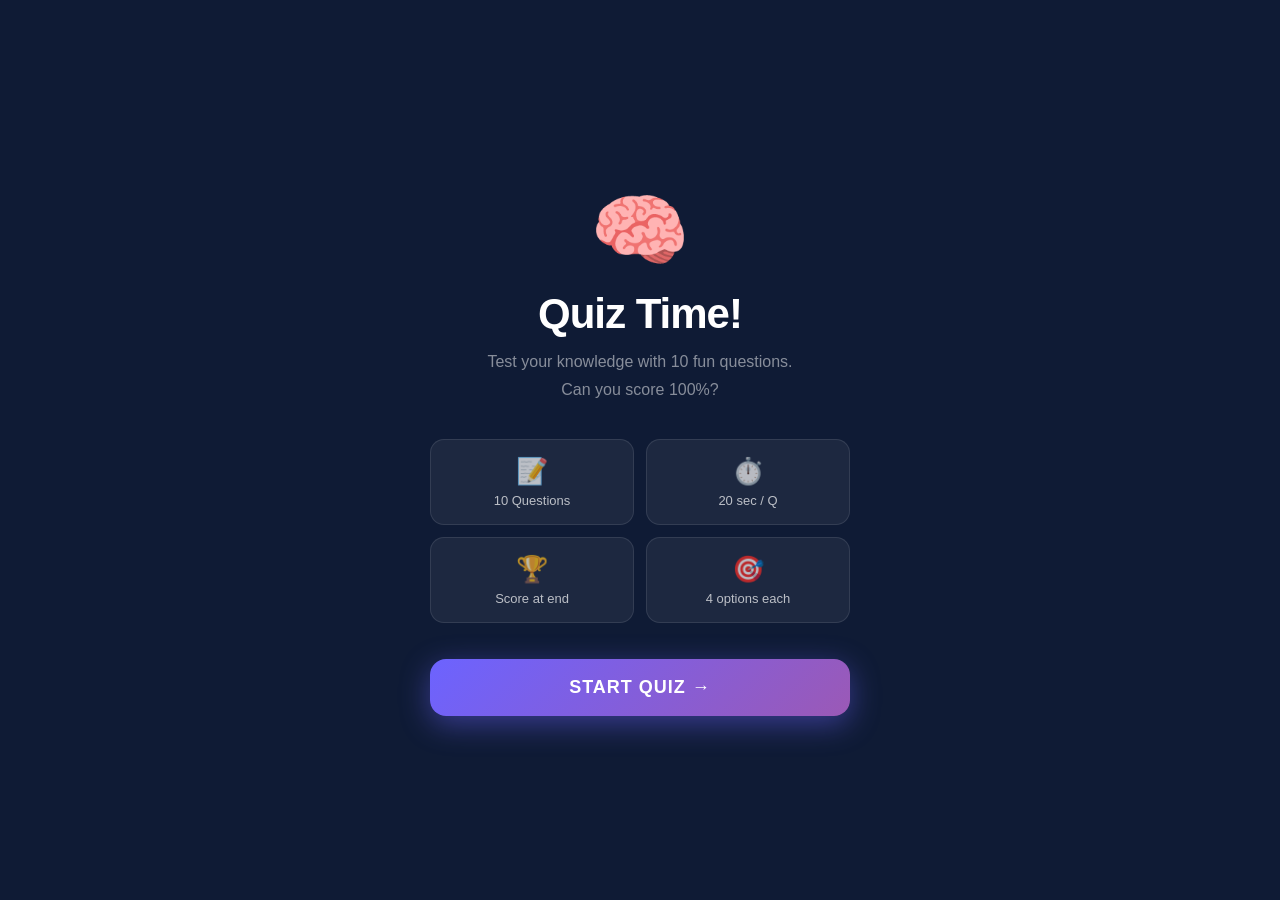
<file: quiz.html>
<!DOCTYPE html>
<html lang="en">
<head>
<meta charset="UTF-8" />
<meta name="viewport" content="width=device-width, initial-scale=1.0"/>
<title>Quiz App - Easy Version</title>
<style>
  * { margin: 0; padding: 0; box-sizing: border-box; }

  body {
    font-family: 'Segoe UI', sans-serif;
    background: #0f1b35;
    min-height: 100vh;
    display: flex;
    align-items: center;
    justify-content: center;
    color: white;
  }

  .page { display: none; }
  .page.active { display: block; }

  /* ===== PAGE 1: START ===== */
  #start-page {
    text-align: center;
    max-width: 420px;
    width: 90%;
    animation: fadeUp 0.5s ease;
  }

  .brain-icon { font-size: 80px; margin-bottom: 12px; display: block; }

  #start-page h1 {
    font-size: 42px;
    font-weight: 800;
    letter-spacing: -1px;
    margin-bottom: 10px;
  }

  #start-page p {
    color: rgba(255,255,255,0.5);
    font-size: 16px;
    line-height: 1.7;
    margin-bottom: 36px;
  }

  .info-grid {
    display: grid;
    grid-template-columns: 1fr 1fr;
    gap: 12px;
    margin-bottom: 36px;
  }

  .info-box {
    background: rgba(255,255,255,0.06);
    border: 1px solid rgba(255,255,255,0.1);
    border-radius: 14px;
    padding: 16px 10px;
    font-size: 13px;
    font-weight: 500;
    color: rgba(255,255,255,0.7);
  }

  .info-box span { font-size: 26px; display: block; margin-bottom: 6px; }

  .btn-start {
    width: 100%;
    padding: 18px;
    border-radius: 16px;
    background: linear-gradient(135deg, #6c63ff, #9b59b6);
    border: none;
    color: white;
    font-size: 18px;
    font-weight: 700;
    cursor: pointer;
    letter-spacing: 1px;
    box-shadow: 0 8px 30px rgba(108,99,255,0.45);
    transition: transform 0.15s, box-shadow 0.15s;
  }

  .btn-start:hover {
    transform: scale(1.03);
    box-shadow: 0 12px 40px rgba(108,99,255,0.65);
  }

  /* ===== PAGE 2: QUIZ ===== */
  #quiz-page {
    max-width: 480px;
    width: 90%;
    animation: fadeUp 0.4s ease;
  }

  .quiz-header {
    display: flex;
    justify-content: space-between;
    align-items: center;
    margin-bottom: 20px;
  }

  .q-count {
    background: rgba(255,255,255,0.08);
    border-radius: 20px;
    padding: 6px 16px;
    font-size: 13px;
    font-weight: 600;
    color: rgba(255,255,255,0.6);
  }

  .timer-circle {
    width: 50px;
    height: 50px;
    border-radius: 50%;
    border: 3px solid #6c63ff;
    display: flex;
    align-items: center;
    justify-content: center;
    font-size: 17px;
    font-weight: 700;
    transition: border-color 0.3s, color 0.3s;
  }

  .timer-circle.danger {
    border-color: #ff1744;
    color: #ff1744;
    box-shadow: 0 0 14px rgba(255,23,68,0.4);
  }

  .score-badge {
    background: rgba(0,230,118,0.12);
    border-radius: 20px;
    padding: 6px 16px;
    font-size: 13px;
    font-weight: 600;
    color: #00e676;
  }

  .progress-bar {
    height: 5px;
    background: rgba(255,255,255,0.08);
    border-radius: 5px;
    margin-bottom: 28px;
    overflow: hidden;
  }

  .progress-fill {
    height: 100%;
    background: linear-gradient(90deg, #6c63ff, #9b59b6);
    border-radius: 5px;
    transition: width 0.4s ease;
  }

  .question-card {
    background: rgba(255,255,255,0.04);
    border: 1px solid rgba(255,255,255,0.08);
    border-radius: 20px;
    padding: 28px 22px;
    margin-bottom: 22px;
  }

  .question-card .label {
    font-size: 11px;
    font-weight: 700;
    letter-spacing: 2px;
    color: rgba(255,255,255,0.35);
    margin-bottom: 12px;
  }

  .question-card p {
    font-size: 20px;
    font-weight: 600;
    line-height: 1.5;
  }

  .options { display: flex; flex-direction: column; gap: 12px; }

  .opt-btn {
    display: flex;
    align-items: center;
    gap: 14px;
    background: rgba(255,255,255,0.05);
    border: 1.5px solid rgba(255,255,255,0.1);
    border-radius: 14px;
    padding: 14px 18px;
    cursor: pointer;
    color: white;
    font-size: 15px;
    font-weight: 500;
    text-align: left;
    transition: background 0.2s, border-color 0.2s, transform 0.1s;
  }

  .opt-btn:hover:not(.locked) { background: rgba(255,255,255,0.1); transform: translateX(4px); }

  .opt-btn.selected { background: rgba(108,99,255,0.25); border-color: #6c63ff; }
  .opt-btn.correct  { background: rgba(0,230,118,0.2); border-color: #00e676; color: #00e676; }
  .opt-btn.wrong    { background: rgba(255,23,68,0.2); border-color: #ff1744; color: #ff1744; }
  .opt-btn.locked   { cursor: default; }

  .opt-label {
    width: 32px;
    height: 32px;
    border-radius: 50%;
    display: flex;
    align-items: center;
    justify-content: center;
    font-size: 13px;
    font-weight: 700;
    flex-shrink: 0;
    transition: background 0.2s;
  }

  .label-a { background: rgba(255,107,107,0.2); color: #ff6b6b; }
  .label-b { background: rgba(78,205,196,0.2); color: #4ecdc4; }
  .label-c { background: rgba(69,183,209,0.2); color: #45b7d1; }
  .label-d { background: rgba(150,206,180,0.2); color: #96ceb4; }

  /* ===== PAGE 3: SCORE ===== */
  #score-page {
    text-align: center;
    max-width: 420px;
    width: 90%;
    animation: fadeUp 0.6s ease;
  }

  .trophy { font-size: 72px; display: block; margin-bottom: 6px; }

  #grade-text {
    font-size: 30px;
    font-weight: 800;
    margin-bottom: 6px;
  }

  #score-page .sub {
    color: rgba(255,255,255,0.4);
    font-size: 14px;
    margin-bottom: 30px;
  }

  .score-circle {
    width: 150px;
    height: 150px;
    border-radius: 50%;
    border: 6px solid #6c63ff;
    margin: 0 auto 28px;
    display: flex;
    flex-direction: column;
    align-items: center;
    justify-content: center;
    background: rgba(108,99,255,0.1);
    box-shadow: 0 0 40px rgba(108,99,255,0.3);
  }

  .score-circle .big { font-size: 40px; font-weight: 800; line-height: 1; }
  .score-circle .small { font-size: 13px; color: rgba(255,255,255,0.45); margin-top: 4px; }

  .result-row {
    display: flex;
    justify-content: center;
    gap: 16px;
    margin-bottom: 30px;
  }

  .result-box {
    background: rgba(255,255,255,0.06);
    border: 1px solid rgba(255,255,255,0.1);
    border-radius: 14px;
    padding: 14px 22px;
    font-size: 13px;
    color: rgba(255,255,255,0.6);
  }

  .result-box strong { display: block; font-size: 22px; color: white; margin-bottom: 2px; }

  .btn-again {
    width: 100%;
    padding: 16px;
    border-radius: 14px;
    background: linear-gradient(135deg, #6c63ff, #9b59b6);
    border: none;
    color: white;
    font-size: 16px;
    font-weight: 700;
    cursor: pointer;
    margin-bottom: 12px;
    transition: transform 0.15s;
  }

  .btn-again:hover { transform: scale(1.02); }

  .btn-home {
    width: 100%;
    padding: 14px;
    border-radius: 14px;
    background: transparent;
    border: 1.5px solid rgba(255,255,255,0.2);
    color: rgba(255,255,255,0.7);
    font-size: 15px;
    cursor: pointer;
    transition: background 0.15s;
  }

  .btn-home:hover { background: rgba(255,255,255,0.06); }

  @keyframes fadeUp {
    from { opacity: 0; transform: translateY(28px); }
    to   { opacity: 1; transform: translateY(0); }
  }
</style>
</head>
<body>

<div id="start-page" class="page active">
  <span class="brain-icon">🧠</span>
  <h1>Quiz Time!</h1>
  <p>Test your knowledge with 10 fun questions.<br>Can you score 100%?</p>
  <div class="info-grid">
    <div class="info-box"><span>📝</span>10 Questions</div>
    <div class="info-box"><span>⏱️</span>20 sec / Q</div>
    <div class="info-box"><span>🏆</span>Score at end</div>
    <div class="info-box"><span>🎯</span>4 options each</div>
  </div>
  <button class="btn-start" onclick="startQuiz()">START QUIZ →</button>
</div>

<div id="quiz-page" class="page">
  <div class="quiz-header">
    <div class="q-count" id="q-count">1 / 10</div>
    <div class="timer-circle" id="timer">20</div>
    <div class="score-badge">★ <span id="live-score">0</span></div>
  </div>
  <div class="progress-bar">
    <div class="progress-fill" id="prog-fill" style="width: 10%"></div>
  </div>
  <div class="question-card">
    <div class="label">QUESTION <span id="q-num">1</span></div>
    <p id="q-text">Loading...</p>
  </div>
  <div class="options" id="options"></div>
</div>

<div id="score-page" class="page">
  <span class="trophy" id="trophy">🥇</span>
  <div id="grade-text">Excellent!</div>
  <p class="sub">Here's your result</p>
  <div class="score-circle" id="score-circle">
    <span class="big" id="pct-text">0%</span>
    <span class="small">Score</span>
  </div>
  <div class="result-row">
    <div class="result-box"><strong id="correct-count">0</strong>Correct</div>
    <div class="result-box"><strong id="wrong-count">0</strong>Wrong</div>
    <div class="result-box"><strong id="skipped-count">0</strong>Skipped</div>
  </div>
  <button class="btn-again" onclick="startQuiz()">PLAY AGAIN →</button>
  <button class="btn-home" onclick="goHome()">← Back to Home</button>
</div>

<script>
  const questions = [
    { q: "Which planet is known as the Red Planet?", opts: ["Venus","Mars","Jupiter","Saturn"], ans: 1 },
    { q: "What is the chemical symbol for water?", opts: ["WO","HO","H2O","W2O"], ans: 2 },
    { q: "Who painted the Mona Lisa?", opts: ["Van Gogh","Picasso","Da Vinci","Rembrandt"], ans: 2 },
    { q: "How many continents are on Earth?", opts: ["5","6","7","8"], ans: 2 },
    { q: "What is the fastest land animal?", opts: ["Lion","Cheetah","Horse","Leopard"], ans: 1 },
    { q: "Which country is home to the kangaroo?", opts: ["New Zealand","South Africa","Brazil","Australia"], ans: 3 },
    { q: "What is the largest ocean on Earth?", opts: ["Atlantic","Indian","Arctic","Pacific"], ans: 3 },
    { q: "How many sides does a hexagon have?", opts: ["5","6","7","8"], ans: 1 },
    { q: "What gas do plants produce in photosynthesis?", opts: ["CO2","Nitrogen","Oxygen","Hydrogen"], ans: 2 },
    { q: "Which element has the symbol 'Au'?", opts: ["Silver","Copper","Gold","Iron"], ans: 2 }
  ];

  let currentQuestionNumber = 0;
  let totalScore = 0;
  let totalCorrect = 0;
  let totalWrong = 0;
  let totalSkipped = 0;
  let timeLeft = 20;
  let timerRunning = null;
  let answerGiven = false;

  function showPage(pageId) {
    document.getElementById('start-page').classList.remove('active');
    document.getElementById('quiz-page').classList.remove('active');
    document.getElementById('score-page').classList.remove('active');
    document.getElementById(pageId).classList.add('active');
  }

  function goHome() {
    if (timerRunning) {
      clearInterval(timerRunning);
      timerRunning = null;
    }
    showPage('start-page');
  }

  function startQuiz() {
    currentQuestionNumber = 0;
    totalScore = 0;
    totalCorrect = 0;
    totalWrong = 0;
    totalSkipped = 0;
    answerGiven = false;
    
    if (timerRunning) {
      clearInterval(timerRunning);
      timerRunning = null;
    }
    
    showPage('quiz-page');
    loadQuestion();
  }

  function loadQuestion() {
    answerGiven = false;
    timeLeft = 20;
    
    const qData = questions[currentQuestionNumber];
    
    document.getElementById('q-count').textContent = (currentQuestionNumber + 1) + ' / ' + questions.length;
    document.getElementById('q-num').textContent = currentQuestionNumber + 1;
    document.getElementById('q-text').textContent = qData.q;
    document.getElementById('live-score').textContent = totalScore;
    
    const progressPercent = ((currentQuestionNumber + 1) / questions.length) * 100;
    document.getElementById('prog-fill').style.width = progressPercent + '%';
    
    const timerCircle = document.getElementById('timer');
    timerCircle.textContent = '20';
    timerCircle.classList.remove('danger');
    
    const optionsContainer = document.getElementById('options');
    optionsContainer.innerHTML = '';
    
    const labels = ['A', 'B', 'C', 'D'];
    const labelClasses = ['label-a', 'label-b', 'label-c', 'label-d'];
    
    for (let i = 0; i < qData.opts.length; i++) {
      const btn = document.createElement('button');
      btn.className = 'opt-btn';
      btn.innerHTML = '<span class="opt-label ' + labelClasses[i] + '">' + labels[i] + '</span>' + qData.opts[i];
      btn.setAttribute('data-opt-index', i);
      btn.onclick = function() { checkAnswer(i, btn); };
      optionsContainer.appendChild(btn);
    }
    
    if (timerRunning) clearInterval(timerRunning);
    timerRunning = setInterval(function() {
      if (!answerGiven && timeLeft > 0) {
        timeLeft--;
        timerCircle.textContent = timeLeft;
        
        if (timeLeft <= 5) {
          timerCircle.classList.add('danger');
        }
        
        if (timeLeft === 0) {
          clearInterval(timerRunning);
          timerRunning = null;
          if (!answerGiven) {
            answerGiven = true;
            totalSkipped++;
            showCorrectAnswer();
            setTimeout(function() {
              goToNextQuestion();
            }, 1200);
          }
        }
      }
    }, 1000);
  }

  function checkAnswer(selectedIndex, clickedButton) {
    if (answerGiven) return;
    
    answerGiven = true;
    
    if (timerRunning) {
      clearInterval(timerRunning);
      timerRunning = null;
    }
    
    const correctIndex = questions[currentQuestionNumber].ans;
    const allButtons = document.querySelectorAll('.opt-btn');
    
    for (let i = 0; i < allButtons.length; i++) {
      allButtons[i].classList.add('locked');
    }
    
    if (selectedIndex === correctIndex) {
      clickedButton.classList.add('correct');
      totalScore++;
      totalCorrect++;
    } else {
      clickedButton.classList.add('wrong');
      totalWrong++;
      for (let i = 0; i < allButtons.length; i++) {
        if (i === correctIndex) {
          allButtons[i].classList.add('correct');
        }
      }
    }
    
    document.getElementById('live-score').textContent = totalScore;
    
    setTimeout(function() {
      goToNextQuestion();
    }, 1000);
  }

  function showCorrectAnswer() {
    const allButtons = document.querySelectorAll('.opt-btn');
    const correctIndex = questions[currentQuestionNumber].ans;
    
    for (let i = 0; i < allButtons.length; i++) {
      allButtons[i].classList.add('locked');
    }
    
    for (let i = 0; i < allButtons.length; i++) {
      if (i === correctIndex) {
        allButtons[i].classList.add('correct');
      }
    }
  }

  function goToNextQuestion() {
    currentQuestionNumber++;
    
    if (currentQuestionNumber < questions.length) {
      loadQuestion();
    } else {
      showResult();
    }
  }

  function showResult() {
    if (timerRunning) {
      clearInterval(timerRunning);
      timerRunning = null;
    }
    
    const percentage = Math.round((totalScore / questions.length) * 100);
    
    document.getElementById('pct-text').textContent = percentage + '%';
    document.getElementById('correct-count').textContent = totalCorrect;
    document.getElementById('wrong-count').textContent = totalWrong;
    document.getElementById('skipped-count').textContent = totalSkipped;
    
    let trophyIcon = '🥇';
    let gradeMessage = 'Excellent!';
    let circleColor = '#00e676';
    
    if (percentage >= 80) {
      trophyIcon = '🥇';
      gradeMessage = 'Excellent!';
      circleColor = '#00e676';
    } else if (percentage >= 60) {
      trophyIcon = '🥈';  
      gradeMessage = 'Good Job!';
      circleColor = '#ffeb3b';
    } else if (percentage >= 40) {
      trophyIcon = '🥉';
      gradeMessage = 'Keep Practicing';
      circleColor = '#ff9800';
    } else {
      trophyIcon = '😅';
      gradeMessage = 'Try Again!';
      circleColor = '#ff1744';
    }
    
    document.getElementById('trophy').textContent = trophyIcon;
    document.getElementById('grade-text').textContent = gradeMessage;
    document.getElementById('grade-text').style.color = circleColor;
    
    const scoreCircle = document.getElementById('score-circle');
    scoreCircle.style.borderColor = circleColor;
    scoreCircle.style.background = circleColor + '18';
    scoreCircle.style.boxShadow = '0 0 40px ' + circleColor + '40';
    
    showPage('score-page');
  }
</script>
</body>
</html>
</file>
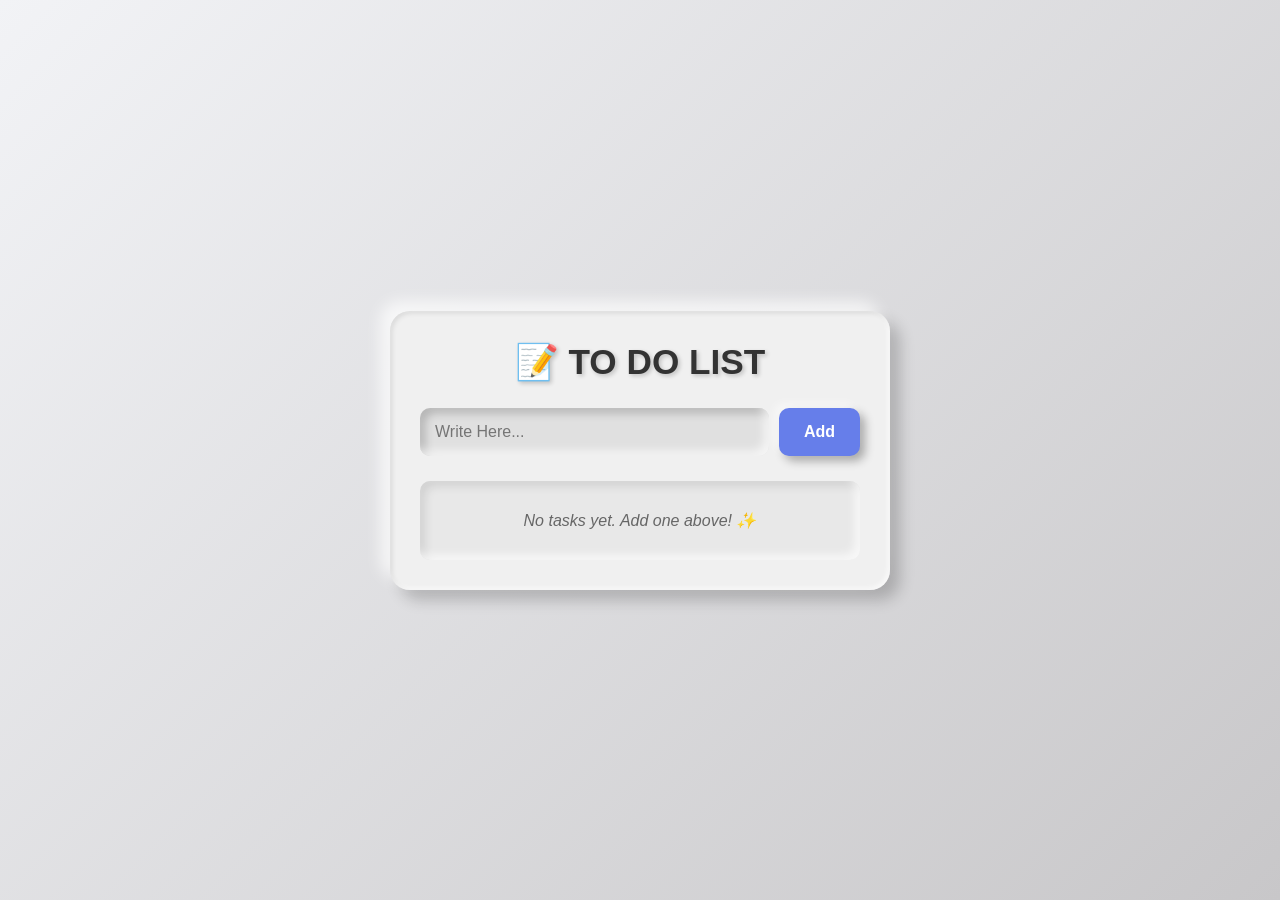
<file: to-do-list.html>
<!DOCTYPE html>
<html lang="en">
<head>
<meta charset="UTF-8">
<meta name="viewport" content="width=device-width, initial-scale=1.0">
<title>To Do List</title>

<link rel="stylesheet" href="https://cdnjs.cloudflare.com/ajax/libs/font-awesome/6.4.2/css/all.min.css">

<style>

*{
margin:0;
padding:0;
box-sizing:border-box;
font-family:'Franklin Gothic Medium','Arial Narrow',Arial,sans-serif;
}

body{
background:linear-gradient(135deg,#f2f3f6,#c8c7c9);
min-height:100vh;
display:flex;
justify-content:center;
align-items:center;
padding:20px;
}

.container{
width:100%;
max-width:500px;
background:#f0f0f0;
padding:30px;
border-radius:20px;

box-shadow:
-10px -10px 15px rgba(255,255,255,0.7),
10px 10px 15px rgba(0,0,0,0.2),
inset -2px -2px 5px rgba(255,255,255,0.7),
inset 2px 2px 5px rgba(0,0,0,0.1);
}

h1{
text-align:center;
margin-bottom:25px;
color:#333;
font-size:2.2rem;
text-shadow:2px 2px 4px rgba(0,0,0,0.2);
}

.section{
display:flex;
gap:10px;
margin-bottom:25px;
}

.input{
flex:1;
padding:15px;
border:none;
border-radius:10px;
font-size:16px;
background:#e0e0e0;

box-shadow:
inset -5px -5px 10px rgba(255,255,255,0.7),
inset 5px 5px 10px rgba(0,0,0,0.2);
}

.input:focus{
outline:none;
}

.add{
padding:15px 25px;
border:none;
border-radius:10px;
background:#667eea;
color:white;
font-weight:bold;
font-size:16px;
cursor:pointer;

box-shadow:
-5px -5px 10px rgba(255,255,255,0.5),
5px 5px 10px rgba(0,0,0,0.3);
}

.todo-list{
list-style:none;
margin-top:20px;
}

.todo-item{
display:flex;
justify-content:space-between;
align-items:center;
padding:15px;
margin-bottom:12px;
background:#e8e8e8;
border-radius:12px;

box-shadow:
-6px -6px 10px rgba(255,255,255,0.6),
6px 6px 10px rgba(0,0,0,0.2);
}

.todo-text{
flex:1;
color:#333;
font-weight:500;
padding:0 10px;
}

.todo-actions{
display:flex;
gap:8px;
}

.action-btn{
width:35px;
height:35px;
border:none;
border-radius:8px;
font-size:16px;
cursor:pointer;
display:flex;
align-items:center;
justify-content:center;

box-shadow:
-3px -3px 5px rgba(255,255,255,0.6),
3px 3px 5px rgba(0,0,0,0.2);
}

.complete-btn{
background:#4CAF50;
color:white;
}

.delete-btn{
background:#f44336;
color:white;
}

.todo-item.completed{
opacity:0.8;
background:#d8f0d8;
}

.todo-item.completed .todo-text{
text-decoration:line-through;
color:#666;
}

.empty-message{
text-align:center;
padding:30px;
color:#666;
font-style:italic;
background:#e8e8e8;
border-radius:10px;

box-shadow:
inset -5px -5px 10px rgba(255,255,255,0.7),
inset 5px 5px 10px rgba(0,0,0,0.1);
}

</style>
</head>

<body>

<div class="container">

<h1>📝 TO DO LIST</h1>

<div class="section">
<input type="text" class="input" id="input" placeholder="Write Here...">
<button id="add" class="add">Add</button>
</div>

<ul id="list" class="todo-list"></ul>

</div>

<script>

const todoInput = document.getElementById("input");
const addButton = document.getElementById("add");
const todoList = document.getElementById("list");

let todos = [];

function showTodos(){

if(todos.length === 0){
todoList.innerHTML =
'<div class="empty-message">No tasks yet. Add one above! ✨</div>';
return;
}

todoList.innerHTML = todos.map(todo => `
<li class="todo-item ${todo.completed ? "completed" : ""}">

<span class="todo-text">${todo.text}</span>

<div class="todo-actions">

<button class="action-btn complete-btn"
onclick="markComplete(${todo.id})">✓</button>

<button class="action-btn delete-btn"
onclick="deleteTodo(${todo.id})">

<i class="fa-solid fa-trash"></i>

</button>

</div>

</li>
`).join("");

}

function addTodo(){

let text = todoInput.value.trim();

if(!text) return;

todos.push({
id: Date.now(),
text: text,
completed: false
});

todoInput.value = "";

showTodos();

}

function markComplete(id){

let todo = todos.find(t => t.id === id);

if(todo){
todo.completed = !todo.completed;
}

showTodos();

}

function deleteTodo(id){

todos = todos.filter(t => t.id !== id);

showTodos();

}

addButton.onclick = addTodo;

todoInput.addEventListener("keypress", e=>{
if(e.key === "Enter"){
addTodo();
}
});

showTodos();

</script>

</body>
</html>
</file>
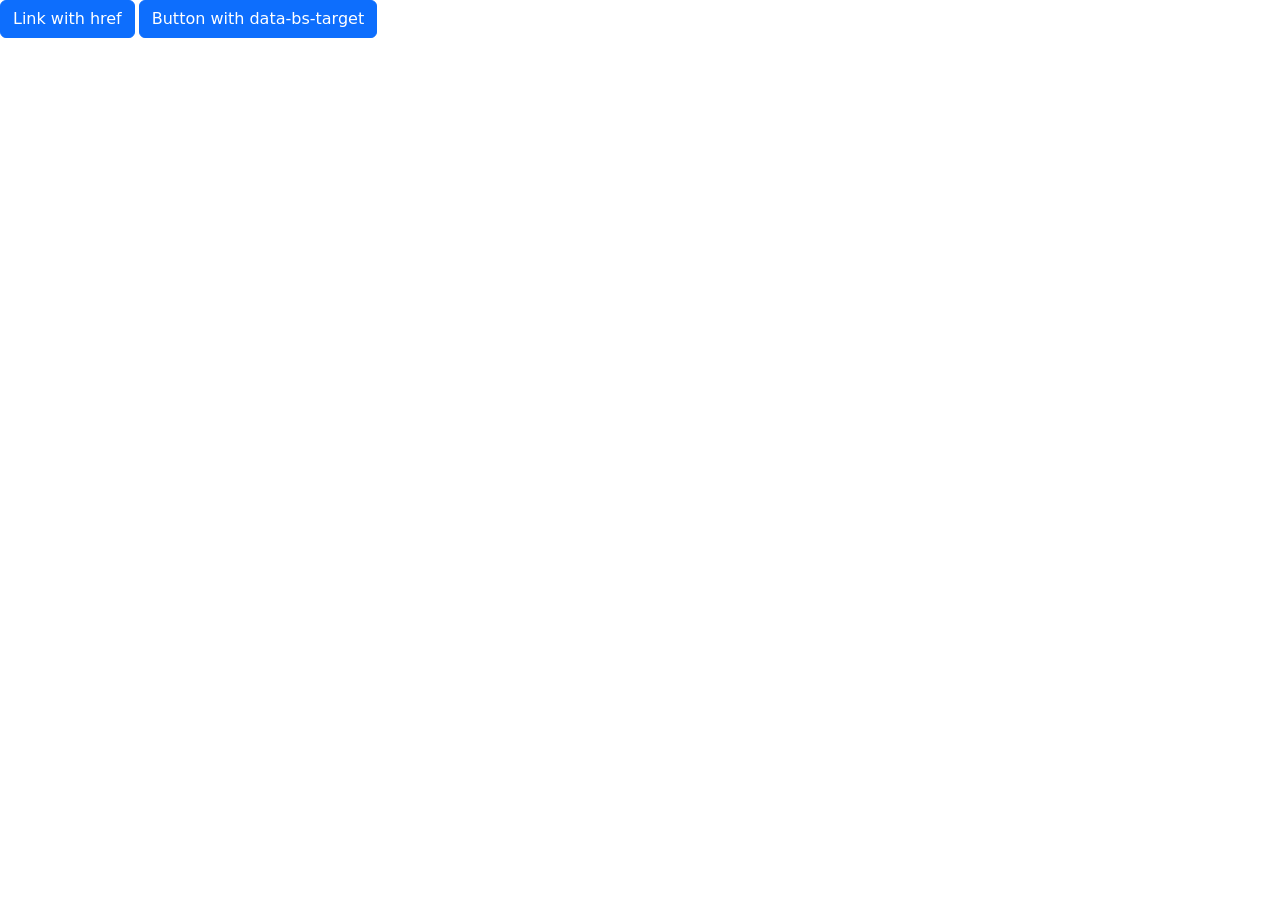
<file: media/collapse.html>
<!DOCTYPE html>
<html lang="en">

<head>
    <meta charset="UTF-8">
    <meta name="viewport" content="width=device-width, initial-scale=1.0">
    <title>Document</title>
    <link href="https://cdn.jsdelivr.net/npm/bootstrap@5.3.8/dist/css/bootstrap.min.css" rel="stylesheet" integrity="sha384-sRIl4kxILFvY47J16cr9ZwB07vP4J8+LH7qKQnuqkuIAvNWLzeN8tE5YBujZqJLB" crossorigin="anonymous">
 
    <style>
   
     
    </style>
</head>

<body>
    <p class="d-inline-flex gap-1">
        <a class="btn btn-primary" data-bs-toggle="collapse" href="#collapseExample" role="button" aria-expanded="false"
            aria-controls="collapseExample">
            Link with href
        </a>
        <button class="btn btn-primary" type="button" data-bs-toggle="collapse" data-bs-target="#collapseExample"
            aria-expanded="false" aria-controls="collapseExample">
            Button with data-bs-target
        </button>
    </p>
    <div class="collapse" id="collapseExample">
        <div class="card card-body">
            Some placeholder content for the collapse component. This panel is hidden by default but revealed when the
            user activates the relevant trigger.
        </div>
    </div>
    <script src="https://cdn.jsdelivr.net/npm/bootstrap@5.3.8/dist/js/bootstrap.bundle.min.js" integrity="sha384-FKyoEForCGlyvwx9Hj09JcYn3nv7wiPVlz7YYwJrWVcXK/BmnVDxM+D2scQbITxI" crossorigin="anonymous"></script>
 
</body>

</html>
</file>
<file: style.css>
* {
    margin: 0;
    padding: 0;
    box-sizing: border-box;
    font-family: 'Segoe UI', Tahoma, Geneva, Verdana, sans-serif;
}

html {
    scroll-behavior: smooth;
}

body {
    background: rgb(3, 30, 45);
    color: #fff;
}

/* ===== MAIN CONTAINER ===== */
.portfolio {
    position: relative;
    width: 100%;
    min-height: 100vh;
    background: rgb(3, 30, 45);
}

/* ===== BACKGROUND IMAGE ===== */
.bg {
    max-width: 1280px;
    margin: 0 auto;
}

.bg-image {
    position: absolute;
    top: 0;
    left: 0;
    width: 100%;
    height: 100%;
    object-fit: cover;
    z-index: 0;
    filter: brightness(1.1) contrast(1.2);
}

/* ===== CONTENT OVERLAY ===== */
.content {
    position: relative;
    z-index: 2;
    width: 100%;
    min-height: 100vh;
    background: rgba(0, 0, 0, 0.3);
    display: flex;
    flex-direction: column;
}

.navbar {
    display: flex;
    justify-content: space-between;
    align-items: center;
    padding: 12px 30px;
    border-bottom: 1px solid rgba(255, 255, 255, 0.15);
    background: transparent;
    position: sticky;
    top: 0;
    z-index: 1000;
}

.nav-left .name {
    color: #0a6b74;
    font-size: 22px;
    font-weight: 600;
    letter-spacing: 1.5px;
    white-space: nowrap;
}

.nav-right {
    display: flex;
    gap: 32px;
}

.nav-right a {
    color: #ddd;
    font-size: 16px;
    text-decoration: none;
    letter-spacing: 0.5px;
    transition: 0.2s;
    font-weight: 400;
    padding: 4px 0;
    border-bottom: 2px solid transparent;
}

.nav-right a:hover,
.nav-right a.active {
    color: #0a6b74;
    border-bottom-color: #0a6b74;
}

.hero-section {
    display: flex;
    align-items: center;
    justify-content: space-between;
    padding: 30px 40px;
    gap: 40px;
    flex: 1;
}

.hero-left {
    flex: 1;
}

.hero-left h1 {
    font-size: 64px;
    font-weight: 700;
    line-height: 1.1;
    color: #fff;
}

.hero-left h1 span {
    color: #0a6b74;
    display: block;
    font-size: 58px;
}

.hero-desc {
    margin: 20px 0 25px;
    color: #ccc;
    font-size: 15px;
    line-height: 1.7;
    max-width: 500px;
}

.hero-buttons {
    display: flex;
    gap: 18px;
}

.btn {
    padding: 10px 28px;
    border: none;
    font-size: 14px;
    letter-spacing: 0.8px;
    cursor: pointer;
    transition: 0.3s;
    border-radius: 4px;
    font-weight: 500;
}

.btn-resume {
    background: #0a6b74;
    color: white;
    text-decoration: none;
}

.btn-portfolio {
    background: transparent;
    color: white;
    border: 1px solid white;
}

.btn:hover {
    transform: translateY(-2px);
    box-shadow: 0 4px 12px rgba(10, 107, 116, 0.3);
}

.hero-right {
    flex: 1;
    display: flex;
    justify-content: center;
    align-items: center;
}

.profile-frame {
    width: 260px;
    height: 260px;
    border-radius: 50%;
    border: 3px solid #0a6b74;
    overflow: hidden;
    box-shadow: 0 0 25px rgba(10, 107, 116, 0.5);
}

.profile-frame img {
    width: 100%;
    height: 100%;
    object-fit: cover;
}

/*--skill css--*/
.gallery-wrapper {
    width: 100%;
    padding: 2rem 1.5rem 2.5rem;
    background: rgb(3, 30, 45);
    border-radius: 1.2rem;
    box-shadow: 0 25px 40px -10px #0a6b74;
}

.bg {
    background: linear-gradient(270px, rgb(7, 35, 50), rgb(19, 46, 60));
    border-radius: 40px 40px 40px 40px;
    padding: 50px 40px;
    position: relative;
    overflow: hidden;
    box-shadow: 0 10px 15px -2px #0a6b74;
}

.bg::before {
    content: "";
    position: absolute;
    width: 300px;
    height: 300px;
    background: rgba(10, 107, 116, 0.2);
    border-radius: 50%;
    top: 50%;
    left: 50%;
    transform: translate(-50%, -50%);
    filter: blur(60px);
}

.skills-heading {
    font-size: 1.8rem;
    font-weight: 600;
    letter-spacing: 0.5px;
    color: #e5e5e5;
    margin-bottom: 1.5rem;
    padding-left: 0.5rem;
    border-left: 5px solid #0a6b74;
    line-height: 1.2;
}

.skills-heading span {
    font-weight: 300;
    color: #a0a0a0;
    font-size: 1.2rem;
    margin-left: 0.75rem;
}

.carousel-container {
    position: relative;
    display: flex;
    align-items: center;
}

.skills-track {
    display: flex;
    gap: 1.2rem;
    overflow-x: auto;
    scroll-behavior: smooth;
    scrollbar-width: none;
    padding: 1rem 0.3rem 1.5rem 0.3rem;
    cursor: grab;
    transition: all 0.2s ease;
    width: 100%;
    -webkit-overflow-scrolling: touch;
    -ms-overflow-style: none;
}

.skills-track::-webkit-scrollbar {
    display: none;
}

/* Skill Logo Colors - Different colors for each skill */
/* HTML5 */
.skill-card:nth-child(1) .logo i,
.skill-card:has(.fa-html5) .logo i {
    color: #E34F26;
}

/* CSS3 */
.skill-card:nth-child(2) .logo i,
.skill-card:has(.fa-css3-alt) .logo i {
    color: #1572B6;
}

/* Figma */
.skill-card:nth-child(3) .logo i,
.skill-card:has(.fa-figma) .logo i {
    color: #F24E1E;
}

/* Framer - image logo */
.skill-card:nth-child(4) .logo img {
    filter: brightness(0) saturate(100%) invert(45%) sepia(98%) saturate(500%) hue-rotate(160deg) brightness(95%) contrast(90%);
}

/* Wix - image logo */
.skill-card:nth-child(5) .logo img {
    filter: brightness(0) saturate(100%) invert(29%) sepia(93%) saturate(1234%) hue-rotate(200deg) brightness(95%) contrast(95%);
}

/* JavaScript */
.skill-card:nth-child(6) .logo i,
.skill-card:has(.fa-js) .logo i {
    color: #F7DF1E;
}

/* PHP */
.skill-card:nth-child(7) .logo i,
.skill-card:has(.fa-php) .logo i {
    color: #777BB4;
}

/* MySQL */
.skill-card:nth-child(8) .logo i,
.skill-card:has(.fa-database) .logo i {
    color: #4479A1;
}

/* WordPress */
.skill-card:nth-child(9) .logo i,
.skill-card:has(.fa-wordpress) .logo i {
    color: #21759B;
}

/* Bootstrap */
.skill-card:nth-child(10) .logo i,
.skill-card:has(.fa-bootstrap) .logo i {
    color: #7952B3;
}


.skill-card:hover .logo i,
.skill-card:hover .logo img {
  
    transition: all 0.3s ease;
}

/* Specific hover effects for different skills */
.skill-card:nth-child(1):hover .logo i { color: #FF6B35; text-shadow: 0 0 10px #E34F26; }
.skill-card:nth-child(2):hover .logo i { color: #3D8BFF; text-shadow: 0 0 10px #1572B6; }
.skill-card:nth-child(3):hover .logo i { color: #FF6B4A; text-shadow: 0 0 10px #F24E1E; }
.skill-card:nth-child(6):hover .logo i { color: #FFE047; text-shadow: 0 0 10px #F7DF1E; }
.skill-card:nth-child(7):hover .logo i { color: #9BA3E0; text-shadow: 0 0 10px #777BB4; }
.skill-card:nth-child(10):hover .logo i { color: #9B6BFF; text-shadow: 0 0 10px #7952B3; }

.skill-card {
    flex: 0 0 auto;
    width: 160px;
    background: transparent;
    border-radius: 0.9rem;
    padding: 1.8rem 0.8rem 1.2rem 0.8rem;
    transition: transform 0.25s ease, box-shadow 0.2s;
    box-shadow: 0 4px 2px #0a6b74;
    border: 1px solid rgba(255, 255, 255, 0.03);
    text-align: center;
}

.skill-card:hover {
    transform: scale(1.05) translateY(-4px);
    background: #0a6b74;
    border-color: #404040;
    box-shadow: 0 15px 25px -8px #093b40;
}

.logo {
    font-size: 4.2rem;
    line-height: 1;
    margin-bottom: 1rem;
    color: #f0f0f0;
    filter: drop-shadow(0 4px 6px #00000066);
    transition: transform 0.2s;
}

.logo img {
    width: 4.2rem;
    height: 4.2rem;
    object-fit: contain;
}

.skill-card:hover .logo {
    transform: scale(1.05);
}

.skill-name {
    font-size: 1.3rem;
    font-weight: 500;
    background: linear-gradient(145deg, #ffffff, #b0b0b0);
    -webkit-background-clip: text;
    background-clip: text;
    color: transparent;
    letter-spacing: 0.5px;
    border-top: 1px solid #333;
    padding-top: 0.8rem;
    margin-top: 0.4rem;
}

.skill-label {
    font-size: 0.7rem;
    text-transform: uppercase;
    color: #a0a0a0;
    letter-spacing: 0.6px;
    margin-top: 0.2rem;
}

.nav-btn {
    position: absolute;
    top: 50%;
    transform: translateY(-50%);
    width: 44px;
    height: 44px;
    background: #0a6b74;
    backdrop-filter: blur(6px);
    border: 1px solid rgba(255, 255, 255, 0.15);
    border-radius: 50%;
    display: flex;
    align-items: center;
    justify-content: center;
    color: white;
    font-size: 1.6rem;
    cursor: pointer;
    z-index: 10;
    transition: all 0.15s;
    box-shadow: 0 4px 12px #0a6b74;
    opacity: 0.85;
}

.nav-btn:hover {
    background: #0a6b74;
    border-color: #0c3135;
    opacity: 1;
    scale: 1.07;
}

.nav-btn.left {
    left: -0.8rem;
}

.nav-btn.right {
    right: -0.8rem;
}

/* ===== CREATIVE ABOUT SECTION ===== */
.creative-about {
    max-width: 1280px;
    margin: 60px auto;
    padding: 50px;
    background: linear-gradient(145deg, rgba(3, 30, 45, 0.95), rgba(7, 35, 50, 0.98));
    backdrop-filter: blur(10px);
    border-radius: 50px;
    border: 1px solid rgba(10, 107, 116, 0.3);
    box-shadow: 0 10px 15px -2px #0a6b74;
    position: relative;
    overflow: hidden;
}

.creative-about::before {
    content: '';
    position: absolute;
    width: 400px;
    height: 400px;
    background: radial-gradient(circle, rgba(10, 107, 116, 0.2), transparent 70%);
    top: -200px;
    right: -200px;
    border-radius: 50%;
    z-index: 0;
}

.creative-about::after {
    content: '';
    position: absolute;
    width: 300px;
    height: 300px;
    background: radial-gradient(circle, rgba(10, 107, 116, 0.15), transparent 70%);
    bottom: -150px;
    left: -150px;
    border-radius: 50%;
    z-index: 0;
}

.creative-row {
    display: flex;
    align-items: center;
    gap: 60px;
    position: relative;
    z-index: 2;
}

.creative-image-col {
    flex: 1;
    position: relative;
}

.image-wrapper {
    position: relative;
    width: 350px;
    height: 400px;
    margin: 0 auto;
}

.image-wrapper img {
    width: 100%;
    height: 100%;
    object-fit: cover;
    border-radius: 30% 70% 70% 30% / 30% 30% 70% 70%;
    border: 4px solid #0a6b74;
    box-shadow: 0 20px 30px rgba(10, 107, 116, 0.4);
    animation: morphing 8s ease-in-out infinite;
    position: relative;
    z-index: 2;
}

@keyframes morphing {
    0% { border-radius: 30% 70% 70% 30% / 30% 30% 70% 70%; }
    25% { border-radius: 58% 42% 75% 25% / 76% 46% 54% 24%; }
    50% { border-radius: 50% 50% 33% 67% / 55% 27% 73% 45%; }
    75% { border-radius: 33% 67% 58% 42% / 63% 68% 32% 37%; }
    100% { border-radius: 30% 70% 70% 30% / 30% 30% 70% 70%; }
}

.floating-icons {
    position: absolute;
    top: 20px;
    left: 0;
    right: 0;
    pointer-events: none;
    z-index: 1;
}

.floating-icon {
    position: absolute;
    width: 50px;
    height: 50px;
    background: rgba(10, 107, 116, 0.1);
    border: 1px solid rgba(10, 107, 116, 0.3);
    border-radius: 50%;
    display: flex;
    align-items: center;
    justify-content: center;
    color: #0a6b74;
    font-size: 24px;
    backdrop-filter: blur(5px);
}

.floating-icon:nth-child(1) {
    top: 0;
    left: 0;
    animation: floatIcon 5s ease-in-out infinite;
}

.floating-icon:nth-child(2) {
    top: 50px;
    right: 30px;
    animation: floatIcon 7s ease-in-out infinite;
}

.floating-icon:nth-child(3) {
    bottom: 50px;
    left: 30px;
    animation: floatIcon 6s ease-in-out infinite;
}

@keyframes floatIcon {
    0%, 100% { transform: translate(0, 0); }
    25% { transform: translate(10px, -10px); }
    50% { transform: translate(20px, 0); }
    75% { transform: translate(10px, 10px); }
}

.creative-text-col {
    flex: 1;
}

.creative-title {
    font-size: 52px;
    font-weight: 700;
    color: #fff;
    margin-bottom: 10px;
    line-height: 1.2;
    position: relative;
    display: inline-block;
}

.creative-title span {
    color: #0a6b74;
}

.creative-subtitle {
    font-size: 24px;
    color: #0a6b74;
    margin-bottom: 25px;
    display: flex;
    align-items: center;
    gap: 10px;
}

.creative-description {
    color: #ccc;
    line-height: 1.9;
    margin-bottom: 20px;
    font-size: 16px;
    position: relative;
    padding-left: 20px;
    border-left: 3px solid #0a6b74;
}

.highlight-box {
    background: rgba(10, 107, 116, 0.1);
    border: 1px solid rgba(10, 107, 116, 0.3);
    border-radius: 20px;
    padding: 15px;
    margin: 15px 0;
    position: relative;
    overflow: hidden;
}

.highlight-text {
    font-size: 16px;
    color: #fff;
    margin-bottom: 15px;
}

.creative-details {
    display: grid;
    grid-template-columns: repeat(2, 1fr);
    gap: 20px;
    margin: 30px 0;
}

.detail-card {
    background: rgba(255, 255, 255, 0.03);
    border: 1px solid rgba(10, 107, 116, 0.2);
    border-radius: 15px;
    padding: 20px;
    transition: all 0.3s ease;
    position: relative;
    overflow: hidden;
}

.detail-card::before {
    content: '';
    position: absolute;
    top: 0;
    left: 0;
    width: 4px;
    height: 0;
    background: #0a6b74;
    transition: height 0.3s ease;
}

.detail-card:hover {
    transform: translateY(-5px);
    background: rgba(10, 107, 116, 0.1);
    border-color: #0a6b74;
    box-shadow: 0 10px 20px rgba(10, 107, 116, 0.2);
}

.detail-card:hover::before {
    height: 100%;
}

.detail-icon {
    color: #0a6b74;
    font-size: 24px;
    margin-bottom: 10px;
}

.detail-card strong {
    color: #0a6b74;
    display: block;
    margin-bottom: 5px;
    font-size: 14px;
    text-transform: uppercase;
    letter-spacing: 1px;
}

.detail-card p {
    color: #fff;
    font-size: 16px;
}

/* ===== PROJECTS SECTION ===== */
.projects-section {
    max-width: 1280px;
    margin: 60px auto;
    padding: 0 1.5rem;
}

.projects-heading {
    font-size: 2rem;
    font-weight: 600;
    letter-spacing: 0.5px;
    color: #e5e5e5;
    margin-bottom: 2.5rem;
    padding-left: 0.5rem;
    border-left: 5px solid #0a6b74;
    line-height: 1.2;
}

.projects-heading span {
    color: #0a6b74;
}

.projects-grid {
    display: grid;
    grid-template-columns: repeat(auto-fill, minmax(320px, 1fr));
    gap: 2rem;
}

.project-card {
    background: rgba(7, 35, 50, 0.7);
    backdrop-filter: blur(5px);
    border-radius: 20px;
    overflow: hidden;
    border: 1px solid rgba(10, 107, 116, 0.3);
    transition: all 0.3s ease;
}

.project-card:hover {
    transform: translateY(-5px);
    border-color: #0a6b74;
    box-shadow: 0 10px 25px rgba(10, 107, 116, 0.3);
}

.project-image {
    width: 100%;
    height: 180px;
    overflow: hidden;
}

.project-image img {
    width: 100%;
    height: 100%;
    object-fit: cover;
    transition: transform 0.3s ease;
}

.project-card:hover .project-image img {
    transform: scale(1.05);
}

.project-content {
    padding: 1.5rem;
}

.project-card h3 {
    font-size: 1.4rem;
    margin-bottom: 0.8rem;
    color: #fff;
}

.project-card p {
    color: #bbb;
    font-size: 0.9rem;
    line-height: 1.5;
    margin-bottom: 1rem;
}

.project-tech {
    display: flex;
    flex-wrap: wrap;
    gap: 0.5rem;
    margin-bottom: 1.2rem;
}

.project-tech span {
    background: rgba(10, 107, 116, 0.2);
    padding: 0.3rem 0.8rem;
    border-radius: 20px;
    font-size: 0.7rem;
    color: #0a6b74;
    border: 1px solid rgba(10, 107, 116, 0.3);
}

.project-link {
    color: #0a6b74;
    text-decoration: none;
    font-size: 0.9rem;
    font-weight: 500;
    display: inline-flex;
    align-items: center;
    gap: 0.5rem;
    transition: 0.2s;
}

.project-link:hover {
    gap: 0.8rem;
    color: #fff;
}

/* ===== CONTACT SECTION ===== */
.contact-compact {
    max-width: 1280px;
    margin: 3rem auto;
    padding: 2rem 1.5rem;
}

.contact-header {
    display: flex;
    align-items: center;
    justify-content: space-between;
    margin-bottom: 2rem;
    border-bottom: 1px solid rgba(10, 107, 116, 0.3);
    padding-bottom: 1rem;
    flex-wrap: wrap;
    gap: 1rem;
}

.contact-header h2 {
    font-size: 2.2rem;
    font-weight: 600;
    color: #fff;
}

.contact-header h2 span {
    color: #0a6b74;
    border-bottom: 3px solid #0a6b74;
    padding-bottom: 4px;
}

.back-home a {
    color: #ccc;
    text-decoration: none;
    border: 1px solid #0a6b74;
    padding: 0.4rem 1.2rem;
    border-radius: 30px;
    font-size: 0.95rem;
    transition: 0.3s;
    display: inline-flex;
    align-items: center;
    gap: 6px;
}

.back-home a:hover {
    background: #0a6b74;
    color: #fff;
}

.contact-grid-compact {
    display: grid;
    grid-template-columns: 1fr 1fr;
    gap: 2rem;
    background: rgba(7, 35, 50, 0.7);
    backdrop-filter: blur(8px);
    border-radius: 40px;
    padding: 2rem;
    border: 1px solid rgba(10, 107, 116, 0.3);
    box-shadow: 0 15px 30px -8px #0a6b74;
}

.compact-info h3 {
    font-size: 1.6rem;
    margin-bottom: 1.2rem;
    color: #fff;
    display: flex;
    align-items: center;
    gap: 8px;
}

.compact-info h3 i {
    color: #0a6b74;
    font-size: 1.8rem;
}

.info-cards {
    display: flex;
    flex-direction: column;
    gap: 1rem;
    margin-bottom: 1.5rem;
}

.info-card-item {
    display: flex;
    align-items: center;
    gap: 1rem;
    background: rgba(10, 107, 116, 0.1);
    border-radius: 50px;
    padding: 0.8rem 1.5rem;
    border: 1px solid rgba(10, 107, 116, 0.2);
    transition: 0.2s;
}

.info-card-item:hover {
    background: rgba(10, 107, 116, 0.2);
    transform: translateX(5px);
}

.info-icon {
    width: 40px;
    height: 40px;
    background: #0a6b74;
    border-radius: 50%;
    display: flex;
    align-items: center;
    justify-content: center;
    color: #fff;
    font-size: 1.2rem;
}

.info-text h4 {
    font-size: 0.9rem;
    color: #aaa;
}

.info-text p,
.info-text a {
    color: #fff;
    text-decoration: none;
    font-size: 1rem;
    font-weight: 500;
}

.info-text a:hover {
    color: #0a6b74;
}

.compact-form h3 {
    font-size: 1.6rem;
    margin-bottom: 1.5rem;
    display: flex;
    align-items: center;
    gap: 8px;
}

.compact-form h3 i {
    color: #0a6b74;
}

.form-row {
    display: grid;
    grid-template-columns: 1fr 1fr;
    gap: 1rem;
    margin-bottom: 1rem;
}

.form-group {
    margin-bottom: 1rem;
}

.form-group input,
.form-group textarea {
    width: 100%;
    background: rgba(255, 255, 255, 0.05);
    border: 1px solid rgba(10, 107, 116, 0.3);
    border-radius: 30px;
    padding: 0.8rem 1.2rem;
    color: #fff;
    font-size: 0.95rem;
    outline: none;
}

.form-group textarea {
    min-height: 100px;
    resize: vertical;
}

.btn-send {
    background: #0a6b74;
    color: #fff;
    border: none;
    padding: 0.8rem 2rem;
    border-radius: 40px;
    font-size: 1rem;
    font-weight: 600;
    cursor: pointer;
    transition: 0.3s;
    display: inline-flex;
    align-items: center;
    gap: 8px;
    border: 1px solid transparent;
    width: 100%;
    justify-content: center;
}

.btn-send:hover {
    background: transparent;
    border-color: #0a6b74;
    transform: translateY(-2px);
}

.footnote {
    margin-top: 0.8rem;
    color: #888;
    font-size: 0.8rem;
    text-align: center;
}

.footer-note {
    text-align: center;
    padding: 2rem;
    color: #aaa;
    border-top: 1px solid rgba(10, 107, 116, 0.3);
    margin-top: 2rem;
}

/* WhatsApp & Top Button */
#waBtn,
#topBtn {
    position: fixed;
    right: 24px;
    opacity: 0;
    transform: translateY(30px);
    transition: all 0.4s ease;
    z-index: 999;
}

#waBtn.show,
#topBtn.show {
    opacity: 1;
    transform: translateY(0);
}

#waBtn {
    bottom: 24px;
    display: flex;
    align-items: center;
    gap: 10px;
    text-decoration: none;
}

.wa-tooltip {
    background: rgba(0, 0, 0, 0.7);
    color: #fff;
    padding: 8px 14px;
    border-radius: 999px;
    font-size: 13px;
    backdrop-filter: blur(8px);
    opacity: 0;
    transform: translateX(10px);
    transition: 0.3s;
}

.wa-icon {
    width: 56px;
    height: 56px;
    background: linear-gradient(135deg, #25D366, #1ebe5d);
    border-radius: 50%;
    display: flex;
    align-items: center;
    justify-content: center;
    color: #fff;
    font-size: 26px;
    box-shadow: 0 10px 25px rgba(37, 211, 102, 0.4);
    position: relative;
    overflow: hidden;
}

.wa-icon::before {
    content: "";
    position: absolute;
    width: 120%;
    height: 120%;
    background: linear-gradient(120deg, transparent, rgba(255, 255, 255, 0.3), transparent);
    transform: rotate(25deg) translateX(-120%);
    transition: 0.6s;
}

#waBtn:hover .wa-tooltip {
    opacity: 1;
    transform: translateX(0);
}

#waBtn:hover .wa-icon::before {
    transform: rotate(25deg) translateX(120%);
}

#waBtn:hover .wa-icon {
    transform: scale(1.08);
}

#topBtn {
    bottom: 95px;
    width: 48px;
    height: 48px;
    border-radius: 50%;
    border: none;
    cursor: pointer;
    background: rgba(255, 255, 255, 0.15);
    backdrop-filter: blur(10px);
    color: #fff;
    font-size: 18px;
    box-shadow: 0 8px 20px rgba(0, 0, 0, 0.2);
}

#topBtn:hover {
    transform: scale(1.1);
    background: #0a6b74;
}

/* Responsive */
@media (max-width: 850px) {
    .hero-section {
        flex-direction: column;
        text-align: left;
        padding: 20px 25px;
    }

    .hero-left h1 {
        font-size: 52px;
    }

    .hero-left h1 span {
        font-size: 46px;
    }

    .profile-frame {
        width: 220px;
        height: 220px;
    }

    .navbar {
        padding: 10px 20px;
    }

    .nav-right {
        gap: 20px;
    }
}

@media (max-width: 800px) {
    .contact-grid-compact {
        grid-template-columns: 1fr;
    }

    .form-row {
        grid-template-columns: 1fr;
    }

    .creative-row {
        flex-direction: column;
    }

    .image-wrapper {
        width: 300px;
        height: 350px;
    }

    .creative-title {
        font-size: 42px;
    }

    .creative-details {
        grid-template-columns: 1fr;
    }
}

@media (max-width: 600px) {
    .navbar {
        flex-wrap: wrap;
        justify-content: center;
    }

    .hero-left h1 {
        font-size: 42px;
    }

    .hero-left h1 span {
        font-size: 36px;
    }

    .hero-buttons {
        flex-direction: column;
        max-width: 250px;
    }

    .btn {
        width: 100%;
    }

    .skill-card {
        width: 140px;
    }

    .logo {
        font-size: 3.5rem;
    }

    .projects-grid {
        grid-template-columns: 1fr;
    }
}
</file>
